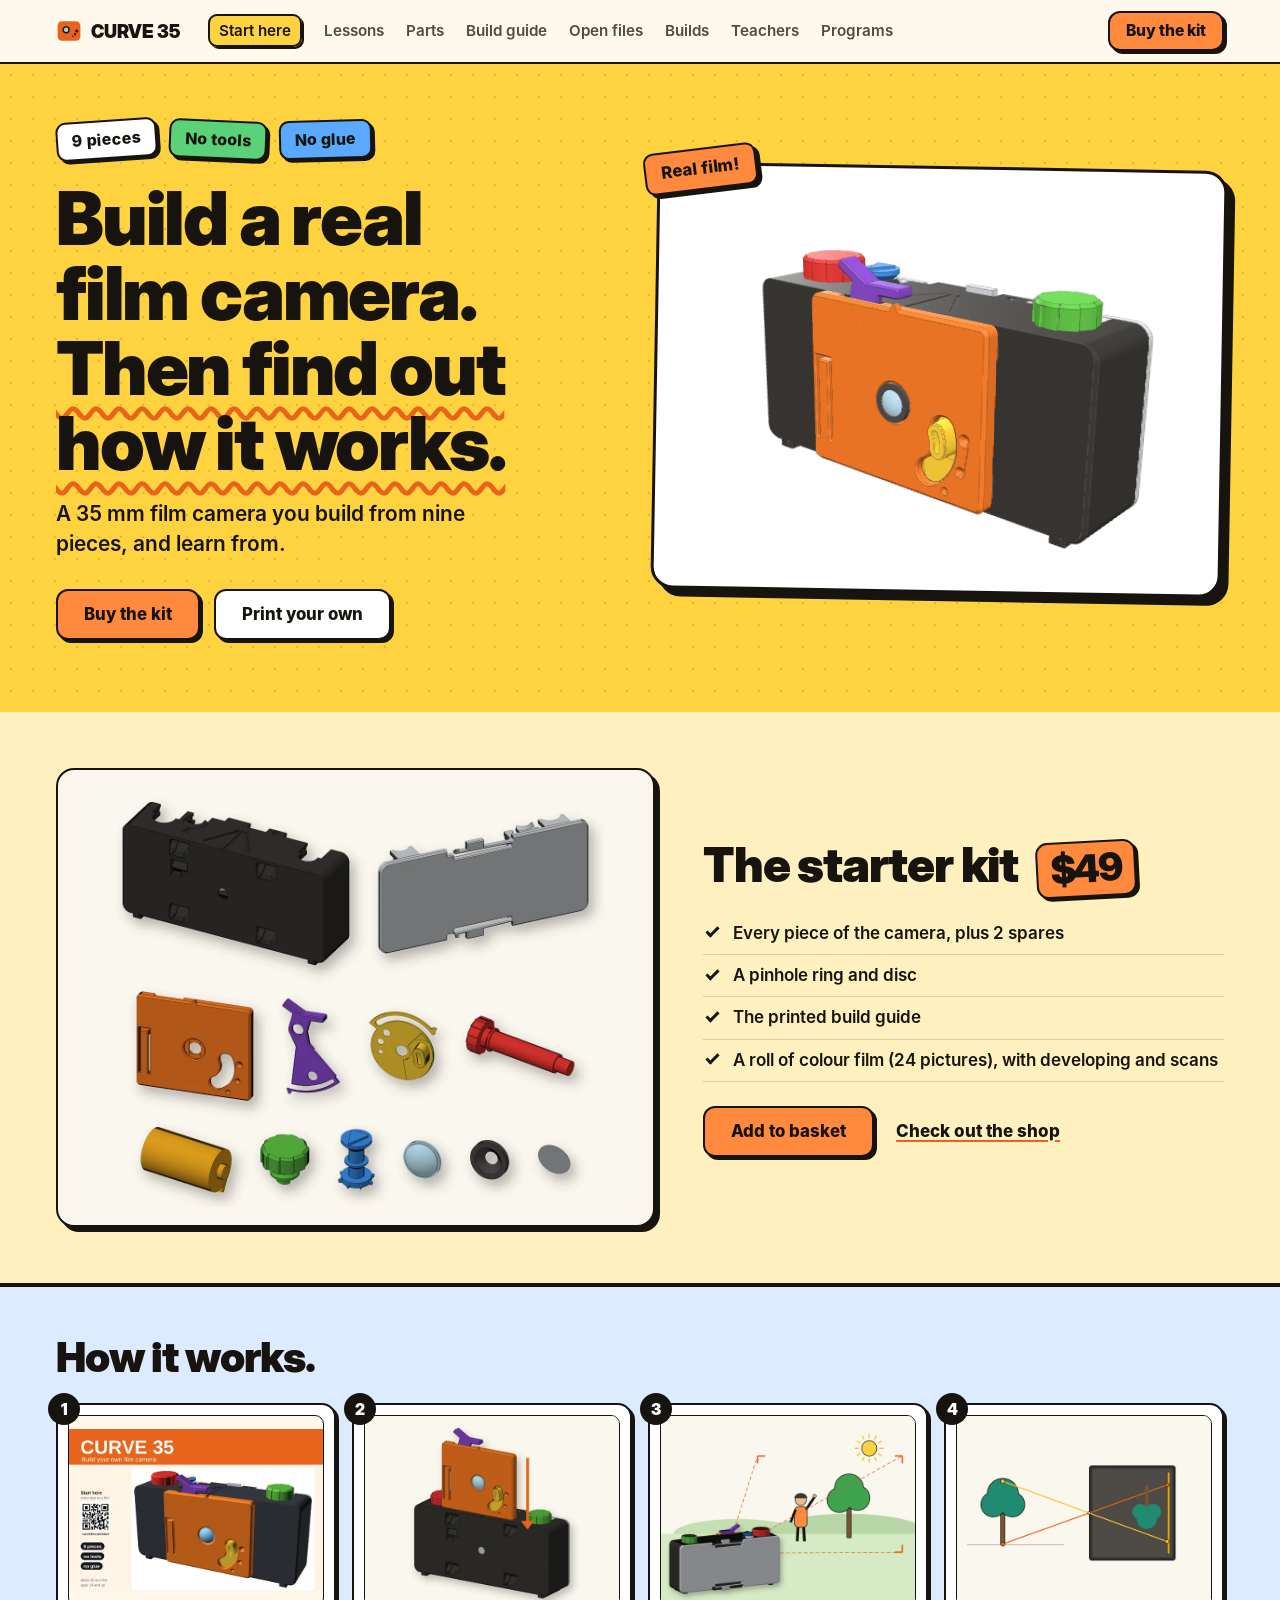
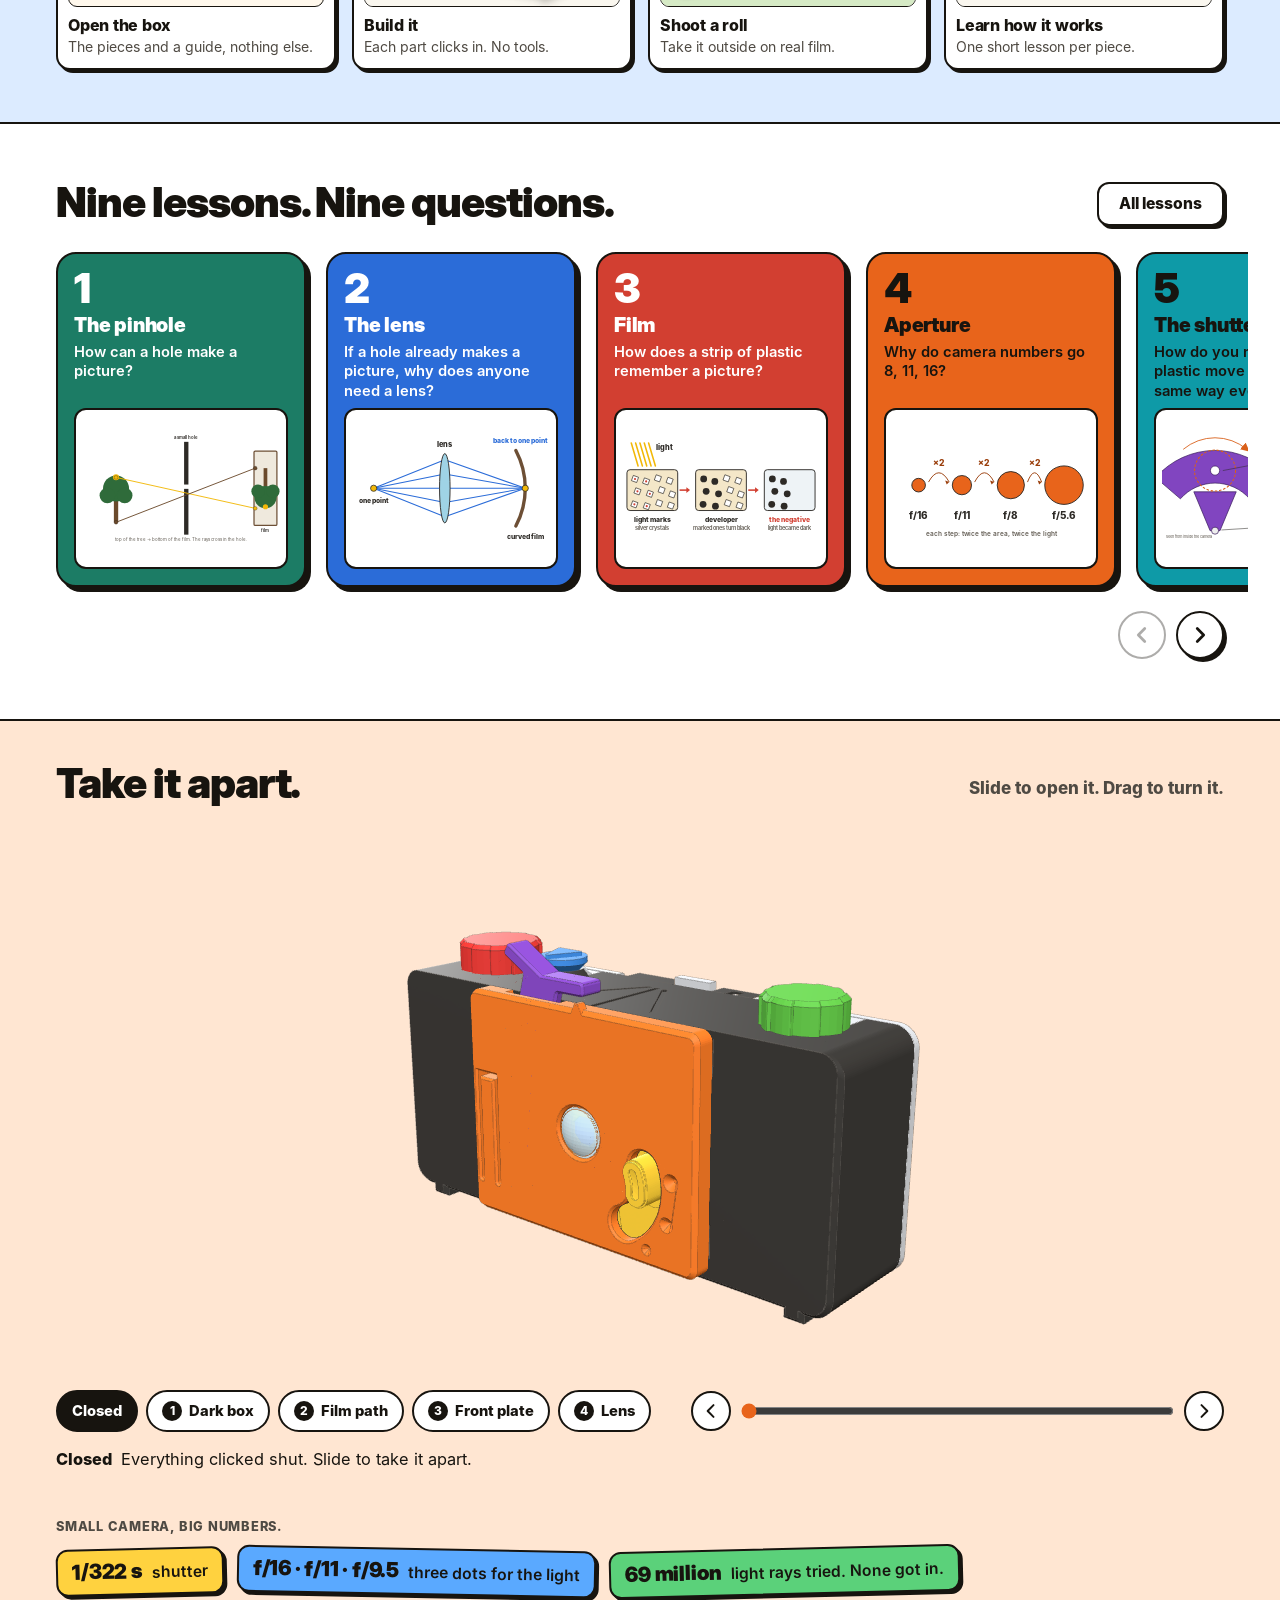
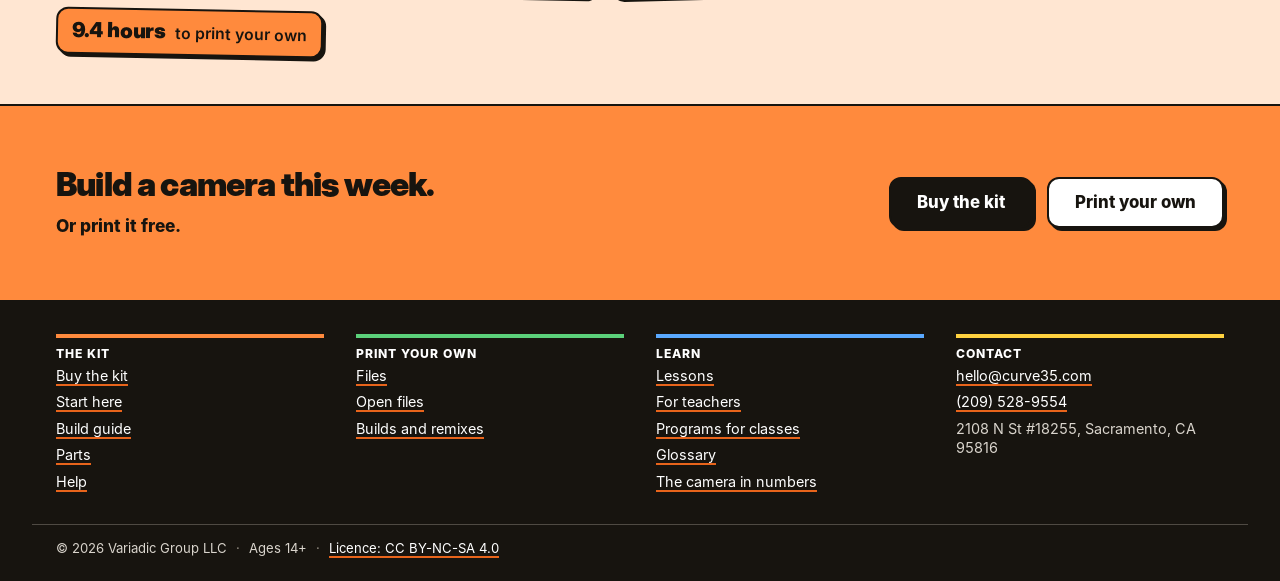
<file: public/index.html>
<!DOCTYPE html>
<html lang="en">
<head>
<meta charset="utf-8">
<meta name="viewport" content="width=device-width, initial-scale=1">
<title>CURVE 35: build a real film camera, then find out how it works</title>
<meta name="description" content="Build a real 35 mm film camera: 9 pieces, no tools, no glue. For ages 14 and up. Nine free lessons on how it works. Open files.">
<meta name="theme-color" content="#E8641B">
<link rel="canonical" href="https://curve35.com/">
<meta property="og:type" content="website">
<meta property="og:site_name" content="CURVE 35">
<meta property="og:url" content="https://curve35.com/">
<meta property="og:title" content="CURVE 35: build a real film camera, then find out how it works">
<meta property="og:description" content="Build a real 35 mm film camera: 9 pieces, no tools, no glue. For ages 14 and up. Nine free lessons on how it works. Open files.">
<meta property="og:image" content="https://curve35.com/brand/og.png">
<meta property="og:image:width" content="1200">
<meta property="og:image:height" content="630">
<meta property="og:image:alt" content="The CURVE 35 film camera, drawn from its model: a black body, an orange front plate, a red and a green winder.">
<meta name="twitter:card" content="summary_large_image">
<link rel="icon" href="favicon.svg" type="image/svg+xml">
<link rel="apple-touch-icon" href="brand/apple-touch-icon.png">
<link rel="stylesheet" href="css/site.css">
<link rel="stylesheet" href="css/lesson.css">
</head>
<body>
<a class="skip" href="#view">Skip to the page</a>

<header class="top">
  <div class="top-in">
    <a class="brand" href="#home" aria-label="CURVE 35, home"><svg class="mark" viewBox="0 0 64 64" aria-hidden="true"><rect x="4" y="8" width="56" height="48" rx="11" class="m-acc"/><circle cx="25" cy="29" r="9"/><circle cx="25" cy="29" r="5.5" class="m-lens"/><circle cx="41" cy="45" r="1.8"/><circle cx="47" cy="40" r="2.8"/><circle cx="51" cy="32" r="3.9"/></svg><span>CURVE 35</span></a>
    <nav aria-label="Main" class="mainnav">
      <ul class="nav">
        <li><a href="#start" data-nav="start" class="nav-start">Start here</a></li>
        <li><a href="#lessons" data-nav="lessons">Lessons</a></li>
        <li class="more-inline"><a href="#parts" data-nav="parts">Parts</a></li>
        <li class="more-inline"><a href="#build" data-nav="build">Build guide</a></li>
        <li class="more-inline"><a href="#open-files" data-nav="opensource">Open files</a></li>
        <li class="more-inline wide-only"><a href="#builds" data-nav="builds">Builds</a></li>
        <li class="more-inline wide-only"><a href="#teachers" data-nav="teachers">Teachers</a></li>
        <li class="more-inline wide-only"><a href="#programs" data-nav="programs">Programs</a></li>
      </ul>
    </nav>
    <div class="top-act">
      <a class="btn main top-cta" id="top-buy" href="#store" data-nav="store">Buy the kit</a>
      <button type="button" class="btn main top-cta top-basket" id="basket-open" hidden aria-label="Basket">Basket <span class="badge" id="basket-count">0</span></button>
      <button type="button" class="menu-btn" id="menu-btn" aria-expanded="false" aria-controls="nav-more" aria-label="More pages"><svg viewBox="0 0 24 24" aria-hidden="true"><path d="M4 7h16M4 12h16M4 17h16"/></svg></button>
    </div>
  </div>
  <ul class="nav-more" id="nav-more" aria-label="More pages">
    <li class="phone-only"><a href="#start" data-nav="start">Start here</a></li>
    <li class="narrow-only"><a href="#lessons" data-nav="lessons">Lessons</a></li>
    <li><a href="#parts" data-nav="parts">Parts</a></li>
    <li><a href="#build" data-nav="build">Build guide</a></li>
    <li><a href="#build-film" data-nav="build-film">Watch the build</a></li>
    <li><a href="#open-files" data-nav="opensource">Open files</a></li>
    <li><a href="#files" data-nav="files">Files</a></li>
    <li><a href="#builds" data-nav="builds">Builds</a></li>
    <li><a href="#teachers" data-nav="teachers">For teachers</a></li>
    <li><a href="#programs" data-nav="programs">Programs</a></li>
    <li><a href="#help" data-nav="help">Help</a></li>
  </ul>
</header>

<main id="view" tabindex="-1">
  <noscript>
    <div class="page">
      <h1>Build a real film camera. Then find out how it works.</h1>
      <p>9 pieces, no tools, no glue. Nine lessons explain how a camera works.</p>
      <p>Turn on scripts to see this site.</p>
    </div>
  </noscript>
</main>

<dialog class="slideover" id="basket" aria-labelledby="basket-h">
  <div class="so-head"><h2 id="basket-h">Your basket</h2><button type="button" class="so-x" id="basket-x" aria-label="Close the basket"><svg viewBox="0 0 24 24" aria-hidden="true"><path d="M6 6l12 12M18 6L6 18"/></svg></button></div>
  <div id="basket-body"></div>
</dialog>

<div id="say" class="sr-only" aria-live="polite"></div>

<footer class="foot">
  <div class="foot-in">
    <nav class="foot-col fc-o" aria-label="The kit"><p class="foot-h">The kit</p><ul>
      <li><a href="#store">Buy the kit</a></li><li><a href="#start">Start here</a></li><li><a href="#build">Build guide</a></li><li><a href="#parts">Parts</a></li><li><a href="#help">Help</a></li></ul></nav>
    <nav class="foot-col fc-g" aria-label="Print your own"><p class="foot-h">Print your own</p><ul>
      <li><a href="#files">Files</a></li><li><a href="#open-files">Open files</a></li><li><a href="#builds">Builds and remixes</a></li></ul></nav>
    <nav class="foot-col fc-b" aria-label="Learn"><p class="foot-h">Learn</p><ul>
      <li><a href="#lessons">Lessons</a></li><li><a href="#teachers">For teachers</a></li><li><a href="#programs">Programs for classes</a></li><li><a href="#glossary">Glossary</a></li><li><a href="#facts">The camera in numbers</a></li></ul></nav>
    <div class="foot-col fc-y"><p class="foot-h">Contact</p><ul>
      <li><a href="mailto:hello@curve35.com">hello@curve35.com</a></li><li><a href="tel:+12095289554">(209) 528-9554</a></li><li>2108 N St #18255, Sacramento, CA 95816</li></ul></div>
  </div>
  <p class="foot-l"><span>&copy; 2026 Variadic Group LLC</span><span>Ages 14+</span><span><a href="#licence">Licence: CC BY-NC-SA 4.0</a></span></p>
</footer>

<script src="js/data.js"></script>
<script src="js/three.min.js"></script>
<script src="js/figures.js"></script>
<script src="js/camera3d.js"></script>
<script src="js/lesson.js"></script>
<script src="js/sims/common.js"></script>
<script src="js/sims/l01.js"></script>
<script src="js/sims/l02.js"></script>
<script src="js/sims/l03.js"></script>
<script src="js/sims/l04.js"></script>
<script src="js/sims/l05.js"></script>
<script src="js/sims/l06.js"></script>
<script src="js/sims/l07.js"></script>
<script src="js/sims/l08.js"></script>
<script src="js/sims/l09.js"></script>
<script src="js/sims/m01.js"></script>
<script src="js/sims/m02.js"></script>
<script src="js/sims/m03.js"></script>
<script src="js/sims/m04.js"></script>
<script src="js/community.js"></script>
<script src="js/app.js"></script>
</body>
</html>
</file>
<file: public/css/site.css>
/* CURVE 35.  Bright and friendly, for ages 14 and up (teens, makers, students, adults): a yellow hero, ink outlines and hard shadows, one colour per lesson.
   A clear, step-by-step assembly kit; never a toy brand's bricks, studs or look.  Few stickers, sitting still; only buttons and lesson tiles lift on hover.
   Inter for the shell (InterD 900 for the big words); Schola for reading in lessons.
   Contrast: ink on every fill here (sun, tangerine, sky, mint, the tints) is over 7:1; white text only on ink. Lesson colours: the script picks ink or white,
   and darkens a colour that neither reaches 4.5:1 on. */

@font-face { font-family: "Schola"; src: url("../fonts/schola-400.woff") format("woff"); font-weight: 400; font-style: normal; font-display: swap; }
@font-face { font-family: "Schola"; src: url("../fonts/schola-400i.woff") format("woff"); font-weight: 400; font-style: italic; font-display: swap; }
@font-face { font-family: "Schola"; src: url("../fonts/schola-700.woff") format("woff"); font-weight: 700; font-style: normal; font-display: swap; }
@font-face { font-family: "Inter"; src: url("../fonts/inter-400.woff") format("woff"); font-weight: 400; font-display: swap; }
@font-face { font-family: "Inter"; src: url("../fonts/inter-600.woff") format("woff"); font-weight: 600; font-display: swap; }
@font-face { font-family: "Inter"; src: url("../fonts/inter-800.woff") format("woff"); font-weight: 800; font-display: swap; }
@font-face { font-family: "InterD"; src: url("../fonts/interd-900.woff") format("woff"); font-weight: 900; font-display: swap; }

:root {
  --sun: #FFD23F;  --sun-soft: #FFF0BF;
  --tang: #FF8A3D; --tang-soft: #FFE6D2;
  --sky: #5AA9FF;  --sky-soft: #DCEBFF;
  --mint: #5BD17A; --mint-soft: #DDF4E2;
  --orange: #E8641B;      /* the camera's front plate */
  --orange-ink: #A8450C;  /* orange for small text */
  --cream: #FFF8EC;
  --paper: #FFFFFF;
  --paper-2: #F5F0E6;
  --paper-3: #FFE6D2;     /* the 3D stage */
  --ink: #17140F;
  --ink-2: #4F4A43;       /* 8:1 on cream */
  --rule: #E3DACB;
  --line: 2.5px solid var(--ink);
  --sh: 5px 5px 0 var(--ink);
  --plate: #E8641B; --plate-ink: #A8450C;
  --read: 38rem;
  --wrap: 76rem;
  --serif: "Schola", "Century Schoolbook", "TeX Gyre Schola", Georgia, serif;
  --sans: "Inter", system-ui, -apple-system, "Segoe UI", sans-serif;
  --display: "InterD", "Inter", system-ui, sans-serif;
}

*, *::before, *::after { box-sizing: border-box; }
html { -webkit-text-size-adjust: 100%; text-size-adjust: 100%; }
body { margin: 0; background: var(--cream); color: var(--ink); font: 400 1.0625rem/1.6 var(--sans); overflow-x: clip; }
img, video { display: block; max-width: 100%; height: auto; }
h1, h2, h3, h4 { font-family: var(--sans); font-weight: 800; line-height: 1.1; margin: 0; letter-spacing: -0.015em; text-wrap: balance; }
h1, h2 { font-family: var(--display); font-weight: 900; }
h1 { font-size: clamp(2.3rem, 1.4rem + 3.2vw, 3.8rem); margin-bottom: 16px; letter-spacing: -0.03em; }
h2 { font-size: clamp(1.7rem, 1.2rem + 1.8vw, 2.6rem); margin: 0 0 14px; letter-spacing: -0.025em; }
h3 { font-size: 1.15rem; margin: 0 0 6px; }
h4 { font-size: 1rem; margin: 18px 0 6px; }
p { margin: 0 0 1em; }
ul, ol { padding-left: 1.3em; margin: 0 0 1em; }
li { margin: 0.25em 0; }
a { color: inherit; text-decoration-line: underline; text-decoration-color: var(--orange); text-decoration-thickness: 2px; text-underline-offset: 0.2em; }
a:hover { text-decoration-color: var(--ink); }
:focus-visible { outline: 3px solid var(--ink); outline-offset: 3px; border-radius: 4px; box-shadow: 0 0 0 6px #fff; }
[tabindex="-1"]:focus { outline: none; box-shadow: none; }
[hidden] { display: none !important; }
strong, b { font-weight: 700; }
figure { margin: 32px 0; }
figcaption { font-size: 0.88rem; color: var(--ink-2); margin-top: 8px; }
img.r { mix-blend-mode: multiply; }
.sr-only { position: absolute; width: 1px; height: 1px; padding: 0; margin: -1px; overflow: hidden; clip: rect(0 0 0 0); white-space: nowrap; border: 0; }
.skip { position: absolute; left: 12px; top: -60px; background: #fff; padding: 8px 12px; font-weight: 600; z-index: 50; border: var(--line); }
.skip:focus { top: 12px; }
.quiet { color: var(--ink-2); }
.small { font-size: 0.9rem; }
.tnum { font-variant-numeric: tabular-nums; }
.note { font-size: 0.92rem; color: var(--ink-2); }
.nb { font-size: 0.88rem; color: var(--ink-2); margin: 0; }
.lead { font-size: clamp(1.1rem, 1rem + 0.4vw, 1.3rem); line-height: 1.45; max-width: 40rem; color: var(--ink); }
.kicker { font-size: 0.9rem; color: var(--ink-2); margin: 0 0 12px; }
.fine { font-size: 0.85rem; color: var(--ink-2); margin: 18px 0 0; }

/* ---- the marks: a kicker line, a plain tag, stickers */
.kick { font: 800 0.8rem/1 var(--sans); letter-spacing: 0.09em; text-transform: uppercase; color: var(--orange-ink); margin: 0 0 12px; }
.tag { display: inline-block; font: 800 0.75rem/1 var(--sans); letter-spacing: 0.06em; text-transform: uppercase; color: #fff; background: var(--ink); border-radius: 8px; padding: 6px 10px; margin: 0 0 14px; }
.stks { list-style: none; padding: 0; margin: 0 0 22px; display: flex; flex-wrap: wrap; gap: 10px; }
.stks li { margin: 0; }
.stk { display: inline-block; font: 800 0.92rem/1 var(--sans); color: var(--ink); background: #fff; border: var(--line); border-radius: 10px; padding: 8px 12px 9px; box-shadow: 3px 3px 0 var(--ink); transform: rotate(-2deg); white-space: nowrap; }
.stks .stk:nth-child(2) { transform: rotate(1.5deg); }
.stks .stk:nth-child(3) { transform: rotate(-1deg); }
.stk-w { background: #fff; } .stk-g { background: var(--mint); } .stk-b { background: var(--sky); } .stk-o { background: var(--tang); } .stk-y { background: var(--sun); }

/* ---- buttons: chunky, ink outline, hard shadow; they lift a little on hover (one of the site's two hover lifts) */
.btn { white-space: nowrap; font: 800 0.98rem/1 var(--sans); color: var(--ink); background: #fff; border: var(--line); border-radius: 12px; padding: 12px 20px; cursor: pointer; text-decoration: none;
  display: inline-flex; align-items: center; justify-content: center; gap: 8px; box-shadow: 3px 3px 0 var(--ink); transition: transform 0.12s ease, box-shadow 0.12s ease; }
.btn:hover { transform: translate(-2px, -2px); box-shadow: 5px 5px 0 var(--ink); }
.btn:active { transform: translate(2px, 2px); box-shadow: 1px 1px 0 var(--ink); }
.btn.main { background: var(--tang); }
.btn.ink { background: var(--ink); color: #fff; }
.btn.big { padding: 15px 26px; font-size: 1.05rem; }
.btn.small { padding: 8px 14px; font-size: 0.88rem; box-shadow: 2px 2px 0 var(--ink); }
.btn[disabled] { opacity: 0.6; cursor: progress; }
.quiet-btn { border-color: transparent; background: transparent; box-shadow: none; text-decoration: underline; text-decoration-color: var(--orange); text-underline-offset: 0.2em; padding-left: 8px; padding-right: 8px; }
.quiet-btn:hover { transform: none; box-shadow: none; text-decoration-color: var(--ink); }
.wide-btn { width: 100%; }
.ctas { display: flex; flex-wrap: wrap; gap: 14px; margin: 28px 0 0; }
.linkbtn { background: none; border: 0; padding: 0; font: inherit; font-size: 0.85rem; color: var(--ink-2); text-decoration: underline; cursor: pointer; }

/* ---- top bar */
.top { background: var(--cream); border-bottom: var(--line); position: relative; z-index: 20; }
.top-in { max-width: var(--wrap); margin: 0 auto; padding: 11px 24px; display: flex; align-items: center; gap: 28px; }
.brand { display: inline-flex; align-items: center; gap: 9px; font: 900 1.15rem/1 var(--display); letter-spacing: -0.01em; text-decoration: none; white-space: nowrap; }
.mark { width: 26px; height: 26px; fill: var(--ink); }
.mark .m-acc { fill: var(--orange); } .mark .m-lens { fill: #9FD3EE; }
.mainnav { margin-right: auto; }
.nav { display: flex; align-items: center; gap: 22px; list-style: none; margin: 0; padding: 0; font-size: 0.95rem; font-weight: 600; }
.nav li { margin: 0; }
.nav a { text-decoration: none; color: var(--ink-2); padding: 8px 0; border-bottom: 3px solid transparent; }
.nav a:hover { color: var(--ink); }
.nav a[aria-current="page"] { color: var(--ink); border-bottom-color: var(--tang); }
.top-act { display: flex; align-items: center; gap: 10px; }
.top-cta { padding: 10px 16px; }
.menu-btn, .so-x { background: #fff; border: var(--line); border-radius: 10px; height: 40px; min-width: 40px; display: inline-flex; align-items: center; justify-content: center; gap: 4px; padding: 0 10px; cursor: pointer; color: var(--ink); }
.menu-btn svg, .so-x svg { width: 20px; height: 20px; fill: none; stroke: currentColor; stroke-width: 1.8; stroke-linecap: round; stroke-linejoin: round; }
.badge { display: inline-block; min-width: 1.4em; padding: 2px 5px; border-radius: 999px; background: var(--ink); color: #fff; font: 600 0.75rem/1.2 var(--sans); text-align: center; }
.menu-btn { display: none; }
.nav-more { display: none; list-style: none; margin: 0; padding: 4px 24px 12px; border-top: 1px solid var(--rule); background: var(--cream); }
.nav-more.open { display: block; }
.narrow-only { display: none; }
.nav-more li { margin: 0; }
.nav-more a { display: block; padding: 12px 0; text-decoration: none; border-bottom: 1px solid var(--rule); font-weight: 600; }
.nav-more a[aria-current="page"] { color: var(--orange-ink); }

/* ---- page frames */
main { display: block; padding: 48px 24px 96px; }
main.is-wide { padding: 0 0 96px; }
.page { max-width: var(--read); margin: 0 auto; }
.is-wide > .page { max-width: calc(var(--read) + 48px); padding: 40px 24px 0; }
.wrap { max-width: var(--wrap); margin: 0 auto; padding: 0 24px; }
.pagehead { padding: 52px 0 32px; max-width: 48rem; }
.pagehead h1 { margin-bottom: 12px; }
.pagehead .stks { margin: 12px 0 0; }
.two-up { display: grid; grid-template-columns: 1fr 1fr; gap: 48px; }
.after-line { margin: 40px 0 0; padding-top: 18px; border-top: 1px solid var(--rule); color: var(--ink-2); }
.after-line a { color: var(--ink); }
.progress-line { font-size: 0.92rem; color: var(--ink-2); }
.sec-head { margin-bottom: 30px; }
.sec-head h2 { margin-bottom: 10px; }
.frame { background: #fff; border: 3px solid var(--ink); border-radius: 22px; box-shadow: 8px 8px 0 var(--ink); padding: 18px; }

/* ================================================================ HOME */
.home section { scroll-margin-top: 16px; }
/* hero: yellow, a faint dot grid, the camera in an ink frame */
.hero { background-color: var(--sun); background-image: radial-gradient(rgba(23, 20, 15, 0.13) 1.1px, transparent 1.6px); background-size: 22px 22px; padding: 56px 0 72px; }
.hero-in { display: grid; grid-template-columns: minmax(0, 1fr) minmax(0, 1.05fr); gap: 56px; align-items: center; }
.hero h1 { font-size: clamp(2.5rem, 1.4rem + 4vw, 4.6rem); line-height: 1.02; margin-bottom: 18px; }
.hl { background: linear-gradient(transparent 64%, var(--tang) 64%, var(--tang) 90%, transparent 90%); -webkit-box-decoration-break: clone; box-decoration-break: clone; }
.hero .lead { font-weight: 600; max-width: 30rem; }
.hero-pic { position: relative; }
.hero-pic .frame { padding: 22px 26px; }
.hero-stk { position: absolute; top: -16px; left: 22px; }
.hero-stk .stk { transform: rotate(-4deg); }

/* problem: ink, one line, the sealed box against the open camera */
.problem { background: var(--ink); color: #fff; padding: 88px 0; }
.problem-in { display: grid; grid-template-columns: minmax(0, 1fr) minmax(0, 1fr); gap: 48px; align-items: center; }
.problem h2 { font-size: clamp(2rem, 1.2rem + 2.8vw, 3.3rem); color: #fff; max-width: 16ch; }
.problem .lead { color: #E9E2D6; }
.vs { display: flex; align-items: center; justify-content: center; gap: 18px; }
.vs-card { flex: 1 1 0; min-width: 0; max-width: 15rem; background: #fff; color: var(--ink); border-radius: 16px; box-shadow: 6px 6px 0 var(--sun); padding: 14px 14px 16px; display: flex; flex-direction: column; gap: 2px; }
.vs-card img, .vs-q { aspect-ratio: 4 / 3; width: 100%; object-fit: contain; margin-bottom: 10px; }
.vs-q { display: flex; align-items: center; justify-content: center; background: #2A2622; border-radius: 10px; color: #8C847A; font: 900 3.4rem/1 var(--display); }
.vs-card strong { font-weight: 800; }
.vs-card span:last-child { font-size: 0.9rem; color: var(--ink-2); }
.vs-x { font: 900 1.3rem var(--display); color: var(--sun); }

/* guide: four real numbers, one colour each */
.guide { padding: 88px 0 80px; }
.bn-y { background: var(--sun); } .bn-b { background: var(--sky); } .bn-g { background: var(--mint); } .bn-o { background: var(--tang); }

/* 1-2-3 */
.plan { background: var(--sky-soft); border-top: var(--line); border-bottom: var(--line); padding: 80px 0 88px; }
.steps3 { list-style: none; padding: 0; margin: 34px 0 0; display: grid; grid-template-columns: repeat(3, minmax(0, 1fr)); gap: 30px; }
.steps3 li { position: relative; margin: 0; border: var(--line); border-radius: 18px; box-shadow: var(--sh); padding: 26px 22px 22px; }
.s-y { background: var(--sun-soft); } .s-w { background: #fff; } .s-p { background: var(--tang-soft); }
.s-n { position: absolute; top: -18px; left: -12px; width: 44px; height: 44px; border-radius: 50%; background: var(--ink); color: #fff; display: flex; align-items: center; justify-content: center; font: 900 1.3rem/1 var(--display); }
.steps3 img { margin: 0 0 16px; border-radius: 12px; }
.steps3 img.r { mix-blend-mode: normal; }
.steps3 h3 { font-size: 1.2rem; }
.steps3 h3 a { text-decoration: none; }
.steps3 h3 a::after { content: ""; position: absolute; inset: 0; border-radius: 18px; }
.steps3 li:hover h3 a { text-decoration: underline; text-decoration-color: var(--orange); }
.steps3 p { color: var(--ink-2); margin: 0; font-size: 0.98rem; }


/* lessons: one colour each; the tiles lift on hover (the site's other hover lift) */
.learn { padding: 88px 0 80px; }
.tiles { list-style: none; padding: 0; margin: 0; display: grid; grid-template-columns: repeat(3, minmax(0, 1fr)); gap: 20px; }
.tiles li { margin: 0; }
.tile { display: flex; flex-direction: column; align-items: flex-start; gap: 6px; height: 100%; padding: 18px; background: var(--t); color: var(--ink); border: var(--line); border-radius: 16px; box-shadow: 4px 4px 0 var(--ink);
  text-decoration: none; transition: transform 0.12s ease, box-shadow 0.12s ease; }
.tile:hover { transform: translate(-3px, -3px); box-shadow: 7px 7px 0 var(--ink); }
.tile:hover .tl-t { text-decoration: underline; text-decoration-color: var(--ink); text-underline-offset: 0.18em; }
.tl-n { display: inline-flex; align-items: center; justify-content: center; flex: none; min-width: 46px; height: 46px; padding: 0 8px; border-radius: 12px; background: var(--c); color: var(--on); border: var(--line); font: 900 1.45rem/1 var(--display); margin-bottom: 6px; }
.tl-t { font-weight: 800; font-size: 1.12rem; line-height: 1.2; }
.tl-q { color: var(--ink-2); font-size: 0.95rem; line-height: 1.4; }
.tl-pic { display: block; width: 100%; margin: 8px 0 0; }
.tl-pic img { width: 100%; aspect-ratio: 4 / 3; object-fit: contain; }
/* a lesson's diagram as its card picture (inline SVG from its sims file) */
.tl-fig { display: flex; align-items: center; justify-content: center; width: 100%; aspect-ratio: 16 / 10; margin: 0 0 10px; padding: 8px; background: #fff; border: 2px solid var(--ink); border-radius: 11px; overflow: hidden; }
.tl-fig svg { display: block; width: 100%; height: 100%; max-height: 100%; }
.tl-fig svg text { font-family: var(--sans, system-ui, sans-serif); }
.mr-fig { display: flex; align-items: center; justify-content: center; width: 100%; aspect-ratio: 16 / 10; margin: 0 0 6px; padding: 6px; background: #fff; border: 2px solid var(--ink); border-radius: 10px; overflow: hidden; }
.mr-fig svg { display: block; width: 100%; height: 100%; }
.tl-m { margin-top: auto; padding-top: 8px; font-size: 0.84rem; font-weight: 600; color: var(--ink-2); }
.tiles.full .tile { padding: 22px; }
.tiles.full .tl-n { min-width: 56px; height: 56px; font-size: 1.8rem; }
.tiles.full .tl-t { font-size: 1.25rem; }
.learn .ctas { margin-top: 34px; }

/* the maker shelf: a tidy row of four */
.mrow { list-style: none; padding: 0; margin: 0; display: grid; grid-template-columns: repeat(4, minmax(0, 1fr)); gap: 16px; }
.mrow li { margin: 0; }
.mrow a { display: flex; flex-direction: column; align-items: flex-start; gap: 6px; height: 100%; padding: 14px 16px 16px; background: #fff; border: 2px solid var(--ink); border-radius: 14px; text-decoration: none; }
.mrow a:hover .mr-t { text-decoration: underline; text-decoration-color: var(--orange); text-underline-offset: 0.18em; }
.mr-n { display: inline-block; font: 900 1.2rem/1 var(--display); background: var(--c); color: var(--on); border: 2px solid var(--ink); border-radius: 9px; padding: 5px 8px; }
.mr-t { font-weight: 800; font-size: 1.05rem; line-height: 1.25; }
.mr-q { color: var(--ink-2); font-size: 0.92rem; line-height: 1.4; }

/* parts: light cards */
.partsec { padding: 8px 0 88px; }
.pts { list-style: none; padding: 0; margin: 0; display: grid; gap: 14px; }
.pts li { margin: 0; }
.pts.mini { grid-template-columns: repeat(9, minmax(0, 1fr)); }
.pt { display: block; height: 100%; background: #fff; border: 2px solid var(--ink); border-radius: 14px; overflow: hidden; text-decoration: none; color: var(--ink); }
.pt-pic { display: block; background: var(--t); border-bottom: 2px solid var(--ink); padding: 8px; }
.pt-pic img { width: 100%; aspect-ratio: 4 / 3; object-fit: contain; mix-blend-mode: multiply; }
.pt-name { display: flex; align-items: baseline; gap: 7px; padding: 9px 11px; font-weight: 800; font-size: 0.92rem; line-height: 1.2; margin: 0; }
.pt-num { font: 700 0.75rem/1 var(--sans); color: var(--ink-2); font-variant-numeric: tabular-nums; }
a.pt:hover .pt-name { text-decoration: underline; text-decoration-color: var(--orange); text-underline-offset: 0.18em; }
.pts.full { grid-template-columns: repeat(auto-fill, minmax(196px, 1fr)); gap: 22px; }
.pts.full .pt { padding-bottom: 14px; scroll-margin-top: 24px; }
.pts.full .pt-name { font-size: 1.08rem; padding: 12px 14px 4px; }
.pts.full .pt p { margin: 0 14px 6px; font-size: 0.93rem; color: var(--ink-2); line-height: 1.45; }
.pts.full .pt .pt-stats { font-size: 0.84rem; font-weight: 600; }
.pts.full .pt .pt-links { display: flex; flex-wrap: wrap; gap: 4px 14px; margin-top: 8px; }
.pt-links a { color: var(--ink); font-size: 0.86rem; font-weight: 600; }
.pt.here { outline: 4px solid var(--tang); outline-offset: 4px; }
.pts-h { font-size: 1.5rem; margin: 56px 0 18px; }

/* open files: mint, the eight parts in a frame */
.openfiles { background: var(--mint-soft); border-top: var(--line); padding: 80px 0 88px; }
.of-in { display: grid; grid-template-columns: minmax(0, 1fr) minmax(0, 1.1fr); gap: 56px; align-items: center; }
.of-frame { padding: 16px; }
.of-grid { list-style: none; padding: 0; margin: 0; display: grid; grid-template-columns: repeat(4, minmax(0, 1fr)); gap: 6px 10px; }
.of-grid li { margin: 0; }
.of-grid img { width: 100%; aspect-ratio: 4 / 3; object-fit: contain; }

/* the last call: a tangerine band, clear */
.final { background: var(--tang); color: var(--ink); border-top: var(--line); padding: 60px 0; }
.home .final, .route-store .final { margin-bottom: -96px; }
.final-in { display: grid; grid-template-columns: auto minmax(0, 1fr) auto; gap: 24px 56px; align-items: center; }
.final h2 { margin: 0; font-size: clamp(1.5rem, 1.1rem + 1.2vw, 2.2rem); }
.final-price { font: 900 clamp(3.4rem, 2.4rem + 3vw, 5rem)/1 var(--display); letter-spacing: -0.03em; margin: 6px 0 0; }
.final-list { list-style: none; padding: 0; margin: 0; font-weight: 700; }
.final-list li { padding: 8px 0 8px 28px; position: relative; border-bottom: 2px solid rgba(23, 20, 15, 0.22); margin: 0; }
.final-list li::before { content: ""; position: absolute; left: 2px; top: 0.9em; width: 13px; height: 7px; border-left: 3px solid var(--ink); border-bottom: 3px solid var(--ink); transform: rotate(-45deg); }
.final-act { display: flex; flex-direction: column; gap: 14px; }

/* ================================================================ LESSONS page */
.makers-link { margin-top: 64px; padding-top: 26px; border-top: var(--line); }
.ml-head { display: flex; flex-wrap: wrap; align-items: baseline; gap: 4px 20px; margin-bottom: 18px; }
.ml-head h2 { font-size: 1.6rem; margin: 0; }
.ml-head p { margin: 0; color: var(--ink-2); }
.ml-head a { color: var(--ink); font-weight: 600; }
.teach-line { margin: 44px 0 0; padding-top: 16px; border-top: 1px solid var(--rule); color: var(--ink-2); }
.teach-line strong { color: var(--ink); }
.teach-line a { color: var(--ink); font-weight: 600; margin-left: 6px; }

/* ---- the bar that stays at the top (lessons, build guide) */
.chapbar { position: sticky; top: 0; z-index: 15; background: rgba(255, 255, 255, 0.97); border-bottom: 1px solid var(--rule); backdrop-filter: blur(6px); }
.chapbar-in { max-width: var(--wrap); margin: 0 auto; padding: 8px 24px; font-size: 0.9rem; }
.cb-row { display: flex; align-items: center; gap: 16px; }
.cb-now { font-weight: 800; white-space: nowrap; color: var(--ink); text-decoration: none; }
a.cb-now:hover { text-decoration: underline; text-decoration-color: var(--orange); }
.cb-strip, .cb-secs { list-style: none; margin: 0; padding: 0; display: flex; gap: 2px; overflow-x: auto; scrollbar-width: none; position: relative; }
.cb-strip::-webkit-scrollbar, .cb-secs::-webkit-scrollbar { display: none; }
.cb-strip li, .cb-secs li { margin: 0; flex: none; }
.cb-strip a { display: inline-flex; align-items: center; justify-content: center; min-width: 34px; height: 32px; padding: 0 8px; border-radius: 999px; text-decoration: none; color: var(--ink-2); font-weight: 600; }
.cb-strip a:hover { background: var(--paper-2); color: var(--ink); }
.cb-strip a[aria-current] { background: var(--ink); color: #fff; }
.cb-secs { padding: 4px 0 0; }
.cb-secs a { display: inline-block; padding: 6px 10px 8px; text-decoration: none; color: var(--ink-2); border-bottom: 2px solid transparent; white-space: nowrap; }
.cb-secs a:hover { color: var(--ink); }
.cb-secs a[aria-current] { color: var(--ink); border-bottom-color: var(--orange); }
.cb-lab { padding: 6px 10px 8px 0; color: var(--ink-2); font-size: 0.78rem; letter-spacing: 0.04em; }
.tabs-sec a { font-size: 0.8rem; letter-spacing: 0.04em; }

/* ---- a lesson: the renderer draws the middle; the shell draws the foot */
.lesson-foot { max-width: var(--wrap); margin: 56px auto 0; padding: 0 24px; }
.kitline { border-top: 2px solid var(--ink); padding-top: 16px; }
.kitline > p { font-weight: 800; margin: 0 0 12px; }
.kitline .prow { grid-template-columns: repeat(auto-fill, minmax(96px, 120px)); }
.pager { display: flex; justify-content: space-between; gap: 24px; margin-top: 32px; padding-top: 18px; border-top: 1px solid var(--rule); }
.pager a { text-decoration: none; max-width: 48%; }
.pager a span { display: block; color: var(--ink-2); font-size: 0.85rem; }
.pager a strong { font-weight: 800; font-size: 1.1rem; }
.pager a:hover strong { text-decoration: underline; text-decoration-color: var(--orange); }
.pager .next { text-align: right; margin-left: auto; }
/* the plain lesson (when the renderer is not there) */
.lhead { background: var(--cream); padding: 40px 0 32px; }
.lhead h1 { max-width: 22ch; }
.lesson { padding-top: 32px; font-family: var(--serif); font-size: 1.12rem; }
.lesson h2 { font-size: 1.5rem; margin-top: 40px; }
.film video { background: #1d2228; aspect-ratio: 16 / 9; width: 100%; }

/* ================================================================ START */
.path { list-style: none; padding: 0; margin: 0; }
.path-step { display: grid; grid-template-columns: 5rem minmax(0, 1.3fr) minmax(0, 0.8fr); gap: 28px; align-items: center; padding: 32px 0; border-top: 1px solid var(--rule); margin: 0; }
.path-step h2 { font-size: 1.6rem; margin-bottom: 8px; }
.path-step .big-n { align-self: start; }
.path-links { display: flex; flex-wrap: wrap; gap: 10px; }
.path-pic { background: #fff; }
.tick { display: inline-flex; align-items: center; gap: 8px; font-weight: 600; cursor: pointer; }
.tick input { width: 20px; height: 20px; accent-color: var(--ink); }
.path-step.done .big-n { color: var(--ink-2); }

/* ================================================================ BUILD GUIDE */
.guide-page .pagehead { padding-top: 40px; }
.kitbar { color: var(--ink-2); margin: 18px 0 0; }
.kitbar a { color: var(--ink); }
.guidesec { scroll-margin-top: 110px; }
.guidesec > h2 { margin-top: 72px; display: flex; align-items: center; gap: 14px; }
.guidesec > h2 .tag { margin: 0; }
.guidesec > p { max-width: var(--read); color: var(--ink-2); }
.step { display: grid; grid-template-columns: minmax(0, 1fr) minmax(0, 1.15fr); gap: 40px; align-items: start; padding: 36px 0; border-top: 1px solid var(--rule); scroll-margin-top: 110px; }
.step .label { display: flex; align-items: baseline; gap: 12px; margin: 0 0 12px; }
.step .label .sn { font: 900 3.6rem/0.85 var(--display); color: var(--orange); letter-spacing: -0.03em; }
.step .label .sec { font-size: 0.75rem; letter-spacing: 0.06em; color: var(--ink-2); font-weight: 800; }
.step .do { font-size: 1.15rem; line-height: 1.55; }
.step .check { color: #1E6B3A; font-size: 0.98rem; display: flex; gap: 8px; }
.step .check .ck { font-weight: 800; }
.step .parts { list-style: none; padding: 0; display: flex; flex-wrap: wrap; gap: 6px 16px; font-size: 0.85rem; color: var(--ink-2); }
.step .parts li { margin: 0; }
.step .parts li, .step .parts a { display: flex; align-items: center; gap: 6px; }
.step .parts img { width: 40px; height: 30px; object-fit: contain; }
.step-learn { font-size: 0.9rem; color: var(--ink-2); }
.step-learn a { color: var(--ink); }
.step figure { margin: 0; background: #fff; }
.step video { mix-blend-mode: multiply; width: 100%; }
.step.here .label .sec::after { content: " (you are here)"; font-weight: 400; letter-spacing: 0; }
table { border-collapse: collapse; width: 100%; font-size: 0.92rem; line-height: 1.45; }
th, td { text-align: left; vertical-align: top; padding: 10px 12px 10px 0; border-bottom: 1px solid var(--rule); }
thead th { font-weight: 800; border-bottom: 2px solid var(--ink); }
.tablewrap { overflow-x: auto; margin: 0 0 1em; }
.dots { display: inline-flex; align-items: center; gap: 5px; vertical-align: middle; margin-right: 8px; }
.dots i { display: inline-block; border-radius: 50%; border: 1px solid var(--ink-2); }
.dots i.on { background: var(--ink); border-color: var(--ink); }
.whichdot { margin-top: 20px; }
.whichdot caption { text-align: left; font-weight: 800; padding-bottom: 6px; }
.chap { list-style: none; padding: 0; columns: 2; column-gap: 24px; font-size: 0.9rem; }
.chap li { margin: 0; break-inside: avoid; }
.chap button { background: none; border: 0; padding: 5px 0; cursor: pointer; color: var(--ink); font: inherit; text-align: left; display: flex; gap: 10px; }
.chap button:hover { text-decoration: underline; text-decoration-color: var(--orange); }
.chap button[aria-current="true"] { color: var(--orange-ink); font-weight: 600; }
.chap .tm { color: var(--ink-2); font-variant-numeric: tabular-nums; min-width: 2.6em; }
dl.facts { display: grid; grid-template-columns: minmax(7rem, 12rem) 1fr; margin: 0 0 1em; }
dl.facts dt, dl.facts dd { margin: 0; padding: 9px 0; border-bottom: 1px solid var(--rule); }
dl.facts dt { color: var(--ink-2); font-size: 0.9rem; padding-right: 16px; }
details { margin: 10px 0; }
summary { cursor: pointer; color: var(--ink-2); font-weight: 600; }
summary:hover { color: var(--ink); }

/* the basket, sliding over from the right */
.slideover { margin: 0 0 0 auto; height: 100vh; max-height: 100vh; width: min(26rem, 100vw); padding: 24px; border: 0; border-left: 1px solid var(--rule); background: #fff; color: var(--ink); box-shadow: -12px 0 40px rgba(23, 20, 15, 0.18); font-family: var(--sans); }
.slideover::backdrop { background: rgba(23, 20, 15, 0.35); }
.slideover[open] { animation: slidein 0.2s ease-out; }
@keyframes slidein { from { transform: translateX(40px); opacity: 0; } to { transform: none; opacity: 1; } }
.so-head { display: flex; align-items: center; justify-content: space-between; margin-bottom: 16px; }
.so-head h2 { margin: 0; font-size: 1.5rem; }
.bl { list-style: none; padding: 0; margin: 0 0 12px; }
.bl li { display: grid; grid-template-columns: 1fr auto; gap: 8px 16px; align-items: center; padding: 12px 0; border-bottom: 1px solid var(--rule); margin: 0; }
.bl .lsub { grid-column: 1 / -1; display: flex; justify-content: space-between; }
.qty { display: inline-flex; align-items: center; border: 2px solid var(--ink); border-radius: 999px; overflow: hidden; }
.qty button { background: none; border: 0; width: 34px; height: 34px; cursor: pointer; font-size: 1rem; color: var(--ink); }
.qty button:hover { background: var(--paper-2); }
.qty output { min-width: 1.8em; text-align: center; }
.tot { display: flex; justify-content: space-between; font-weight: 800; font-size: 1.1rem; margin: 16px 0 4px; }
.msg { margin-top: 12px; padding: 12px 14px; background: var(--paper-2); }
.msg:empty { display: none; }

/* ================================================================ CLASSES, HELP, BUILDS */
.classes-page .tag { margin-top: 8px; }
.search input { width: 100%; font: inherit; padding: 11px 16px; border: 2px solid var(--ink); border-radius: 999px; background: #fff; color: var(--ink); }
.trouble { list-style: none; padding: 0; }
.trouble li { padding: 14px 0; border-bottom: 1px solid var(--rule); margin: 0; }
.trouble .pr { font-weight: 800; margin-bottom: 4px; }
.trouble .lab { font-size: 0.82rem; font-weight: 800; color: var(--ink-2); margin-right: 6px; }
mark { background: #FFE0C7; color: inherit; }
.builds-grid { display: grid; grid-template-columns: minmax(0, 5fr) minmax(0, 7fr); gap: 48px; align-items: start; }
.share { background: var(--cream); padding: 24px; }
.share h2, .gallery h2 { font-size: 1.4rem; }
.share form { display: flex; flex-direction: column; gap: 6px; }
.share label { font-weight: 600; font-size: 0.92rem; margin-top: 8px; }
.share input[type=text], .share input:not([type]), .share input[type=url], .share textarea { font: inherit; padding: 10px 12px; border: 2px solid var(--ink); border-radius: 6px; background: #fff; color: var(--ink); width: 100%; }
.share .btn { align-self: flex-start; margin-top: 12px; }
.kind { border: 0; padding: 0; margin: 0; display: flex; gap: 18px; align-items: center; }
.kind legend { font-weight: 600; font-size: 0.92rem; float: left; margin-right: 6px; }
.kind label { margin: 0; display: inline-flex; gap: 6px; align-items: center; font-weight: 400; }
.posts { list-style: none; padding: 0; margin: 0; border-top: 2px solid var(--ink); }
.post, .post-empty { padding: 16px 0; border-bottom: 1px solid var(--rule); margin: 0; }
.post h3 { margin: 4px 0 6px; }
.post-top { margin: 0; display: flex; gap: 6px; }
.ptag { font-size: 0.75rem; font-weight: 800; letter-spacing: 0.05em; text-transform: uppercase; color: var(--orange-ink); }
.ptag.mine { color: var(--ink-2); }
.post-by { font-size: 0.85rem; color: var(--ink-2); margin: 0; }


/* the lesson strip: each number in its lesson's colour when it is the one open */
.cb-strip a[aria-current] { background: var(--c, var(--ink)); color: var(--on, #fff); box-shadow: inset 0 0 0 2px var(--ink); }
.cb-strip a:hover { background: var(--t, var(--paper-2)); }
.chapbar { background: rgba(255, 248, 236, 0.97); border-bottom: 2px solid var(--ink); }

/* a row of renders with names (the lesson foot, the build guide) */
.prow { list-style: none; padding: 0; margin: 0; display: grid; grid-template-columns: repeat(auto-fit, minmax(96px, 1fr)); gap: 8px 12px; }
.prow li { margin: 0; text-align: center; font-size: 0.85rem; font-weight: 600; color: var(--ink-2); }
.prow a { display: block; text-decoration: none; color: inherit; }
.prow a:hover span:last-child { color: var(--ink); text-decoration: underline; text-decoration-color: var(--orange); }
.prow-pic { display: block; background: #fff; border: 2px solid var(--ink); border-radius: 10px; padding: 6px; margin-bottom: 6px; }
.prow-pic img { width: 100%; aspect-ratio: 4 / 3; object-fit: contain; mix-blend-mode: multiply; }

/* ================================================================ FILES */
.dlstate { margin-top: 16px; }
.files { list-style: none; padding: 0; margin: 0; display: grid; grid-template-columns: repeat(2, minmax(0, 1fr)); gap: 0 48px; border-top: var(--line); }
.file { display: grid; grid-template-columns: 6.5rem minmax(0, 1fr) auto; gap: 18px; align-items: center; padding: 14px 0; border-bottom: 1px solid var(--rule); margin: 0; }
.file-pic { background: #fff; border: 2px solid var(--ink); border-radius: 10px; padding: 4px; }
.file-pic img { mix-blend-mode: multiply; }
.file h3 { margin: 0 0 4px; font-size: 1.05rem; }
.fmeta { display: flex; flex-wrap: wrap; gap: 2px 14px; font-size: 0.85rem; color: var(--ink-2); margin: 0; }
.srcicon { display: flex; align-items: center; justify-content: center; height: 4.8rem; background: #fff; border: 2px solid var(--ink); border-radius: 10px; font: 800 1.3rem var(--sans); color: var(--orange-ink); }
.makers { margin: 64px 0 56px; padding: 32px; background: var(--sun-soft); border: var(--line); border-radius: 20px; box-shadow: var(--sh); scroll-margin-top: 24px; }
.makers h2 { margin-bottom: 8px; }
.makers .lead { margin-bottom: 22px; }
.files-page .two-up h2 { font-size: 1.4rem; }
.files-page .two-up ul { padding-left: 1.1em; color: var(--ink-2); }
.files-h { margin: 40px 0 12px; font-size: 1.4rem; }
.files-more { grid-template-columns: repeat(2, minmax(0, 1fr)); }
.files-more .srcicon { height: 3.6rem; }
.dlink { white-space: nowrap; }
/* guides: the PDFs and the whole film (Files and Build pages) */
.guides { margin: 48px 0 32px; padding: 26px 28px 20px; background: #fff; border: var(--line); border-radius: 18px; box-shadow: var(--sh); }
.guides h2 { margin: 0 0 4px; }
.guides .lead { margin: 0 0 14px; }
.guide-list { list-style: none; padding: 0; margin: 0; display: grid; grid-template-columns: repeat(2, minmax(0, 1fr)); gap: 0 36px; }
.guide-list li { display: grid; grid-template-columns: 3rem minmax(0, 1fr) auto; gap: 14px; align-items: center; padding: 12px 0; border-bottom: 1px solid var(--rule); margin: 0; }
.gu-ic { display: flex; align-items: center; justify-content: center; height: 3rem; border: 2px solid var(--ink); border-radius: 9px; background: var(--sun-soft); font: 800 0.78rem/1 var(--sans); }
.gu-t { display: flex; flex-direction: column; gap: 2px; }
.gu-t span { font-size: 0.85rem; color: var(--ink-2); }
.gu-a { display: flex; gap: 8px; flex-wrap: wrap; justify-content: flex-end; }
.guides .dlstate:empty { display: none; }
.builds-soon { max-width: 40rem; padding: 24px 26px; background: var(--sun-soft); border: var(--line); border-radius: 18px; box-shadow: var(--sh); font-size: 1.1rem; }
.builds-soon p { margin: 0; }
.tests { margin-top: 32px; border-top: 1px solid var(--rule); padding-top: 14px; }

/* ================================================================ STORE: clean price cards */
.store .pagehead { padding-bottom: 44px; }
.pcards { list-style: none; padding: 0; margin: 0; display: grid; grid-template-columns: repeat(3, minmax(0, 1fr)); gap: 28px; align-items: stretch; }
.pcard { margin: 0; border: var(--line); border-radius: 18px; background: #fff; padding: 26px 24px 24px; display: flex; flex-direction: column; position: relative; scroll-margin-top: 24px; box-shadow: 4px 4px 0 var(--ink); }
.pcard.star { background: var(--sun-soft); box-shadow: 8px 8px 0 var(--ink); }
.pc-flag { position: absolute; top: -18px; right: 18px; margin: 0; }
.pc-flag .stk { transform: rotate(3deg); }
.pcard h2 { font-size: 1.5rem; margin: 0 0 2px; }
.pc-sub { color: var(--ink-2); margin: 0 0 14px; font-size: 0.95rem; }
.pc-price { font: 900 3rem/1 var(--display); letter-spacing: -0.03em; margin: 0 0 18px; }
.pc-price .per { font: 600 0.95rem var(--sans); letter-spacing: 0; color: var(--ink-2); }
.pc-list { list-style: none; padding: 0; margin: 0 0 22px; border-top: 2px solid var(--ink); }
.pc-list li { display: flex; align-items: center; gap: 12px; padding: 8px 0; border-bottom: 1px solid var(--rule); margin: 0; font-size: 0.95rem; line-height: 1.35; }
.pc-list.plain li { display: list-item; list-style: none; padding-left: 24px; position: relative; }
.pc-list.plain li::before { content: ""; position: absolute; left: 2px; top: 0.95em; width: 11px; height: 6px; border-left: 2.5px solid var(--ink); border-bottom: 2.5px solid var(--ink); transform: rotate(-45deg); }
.th { flex: none; width: 52px; height: 39px; display: flex; align-items: center; justify-content: center; }
.th img, .th svg { width: 100%; height: 100%; object-fit: contain; }
.pc-act { margin-top: auto; }
.pcard.solo { margin: 44px 0 0; max-width: 30rem; }
.extras { margin: 72px 0 0; scroll-margin-top: 24px; }
.xlist { list-style: none; padding: 0; margin: 0; display: grid; grid-template-columns: repeat(2, minmax(0, 1fr)); gap: 0 48px; border-top: var(--line); }
.xlist li { display: grid; grid-template-columns: 52px minmax(0, 1fr) auto auto; gap: 14px; align-items: center; padding: 12px 0; border-bottom: 1px solid var(--rule); margin: 0; }
.x-t strong { display: block; font-weight: 800; }
.x-t span { color: var(--ink-2); font-size: 0.9rem; }
.x-p { font-weight: 800; font-size: 1.1rem; }
.faq { margin-top: 64px; max-width: 46rem; }
.faq details { border-bottom: 1px solid var(--rule); margin: 0; padding: 4px 0; }
.faq summary { color: var(--ink); font-size: 1.08rem; padding: 10px 0; }
.faq details p { color: var(--ink-2); }
.route-store .final { margin-top: 72px; }

/* ================================================================ TEACHERS */
.t3 { list-style: none; padding: 0; margin: 0 0 56px; display: grid; grid-template-columns: repeat(3, minmax(0, 1fr)); gap: 28px; }
.t3 li { margin: 0; border-top: var(--line); padding-top: 14px; }
.t3 h2 { font-size: 1.3rem; margin-bottom: 6px; }
.t3 p { color: var(--ink-2); margin: 0; }
.t-h { font-size: 1.6rem; }
.tlist { list-style: none; padding: 0; margin: 0; border-top: var(--line); }
.tlist li { display: grid; grid-template-columns: 56px minmax(0, 1fr) auto; gap: 18px; align-items: center; padding: 12px 0; border-bottom: 1px solid var(--rule); margin: 0; }
.tlist .tl-n { margin: 0; }
.tlist-t strong { display: block; font-weight: 800; }
.tlist-t span { color: var(--ink-2); font-size: 0.92rem; }
.tlist-a { display: flex; gap: 18px; font-weight: 700; white-space: nowrap; }
.tlist-a a { color: var(--ink); }
.t-mk { margin: 28px 0 0; color: var(--ink-2); }
.t-mk a { color: var(--ink); font-weight: 600; }

/* ================================================================ HELP, BUILDS */
.search input { width: 100%; font: inherit; padding: 11px 16px; border: var(--line); border-radius: 12px; background: #fff; color: var(--ink); }
.trouble { list-style: none; padding: 0; }
.trouble li { padding: 14px 0; border-bottom: 1px solid var(--rule); margin: 0; }
.trouble .pr { font-weight: 800; margin-bottom: 4px; }
.trouble .lab { font-size: 0.82rem; font-weight: 800; color: var(--ink-2); margin-right: 6px; }
mark { background: #FFE0C7; color: inherit; }
.builds-grid { display: grid; grid-template-columns: minmax(0, 5fr) minmax(0, 7fr); gap: 48px; align-items: start; }
.share { background: #fff; border: var(--line); border-radius: 18px; box-shadow: var(--sh); padding: 24px; }
.share h2, .gallery h2 { font-size: 1.4rem; }
.share form { display: flex; flex-direction: column; gap: 6px; }
.share label { font-weight: 600; font-size: 0.92rem; margin-top: 8px; }
.share input[type=text], .share input:not([type]), .share input[type=url], .share textarea { font: inherit; padding: 10px 12px; border: 2px solid var(--ink); border-radius: 10px; background: #fff; color: var(--ink); width: 100%; }
.share .btn { align-self: flex-start; margin-top: 12px; }
.kind { border: 0; padding: 0; margin: 0; display: flex; gap: 18px; align-items: center; }
.kind legend { font-weight: 600; font-size: 0.92rem; float: left; margin-right: 6px; }
.kind label { margin: 0; display: inline-flex; gap: 6px; align-items: center; font-weight: 400; }
.posts { list-style: none; padding: 0; margin: 0; border-top: var(--line); }
.post, .post-empty { padding: 16px 0; border-bottom: 1px solid var(--rule); margin: 0; }
.post h3 { margin: 4px 0 6px; }
.post-top { margin: 0; display: flex; gap: 6px; }
.ptag { font-size: 0.75rem; font-weight: 800; letter-spacing: 0.05em; text-transform: uppercase; color: var(--orange-ink); }
.ptag.mine { color: var(--ink-2); }
.post-by { font-size: 0.85rem; color: var(--ink-2); margin: 0; }

/* ---- footer */
.foot { background: var(--ink); color: #D9D4CC; padding: 44px 0 52px; font-size: 0.9rem; }
.foot-in { max-width: var(--wrap); margin: 0 auto; padding: 0 24px; display: flex; flex-wrap: wrap; gap: 20px 64px; }
.foot ul { list-style: none; padding: 0; margin: 0; }
.foot li { margin: 0 0 8px; }
.foot a { color: #fff; }
.foot p { margin: 0 0 6px; }
.foot :focus-visible { outline-color: #fff; box-shadow: none; }

/* ================================================================ narrower */
@media (max-width: 1080px) {
  .pcards { grid-template-columns: 1fr 1fr; }
  .mrow { grid-template-columns: repeat(2, minmax(0, 1fr)); }
  .pts.mini { grid-template-columns: repeat(5, minmax(0, 1fr)); }
}
@media (max-width: 860px) {
  .more-inline { display: none; }
  .menu-btn { display: inline-flex; }
  .hero-in, .problem-in, .of-in, .two-up, .builds-grid, .final-in { grid-template-columns: 1fr; }
  .hero { padding: 40px 0 56px; }
  .hero-in { gap: 40px; }
  .steps3 { grid-template-columns: 1fr; gap: 34px; }
  .steps3 li { display: grid; grid-template-columns: minmax(0, 0.9fr) minmax(0, 1fr); gap: 0 18px; align-items: center; }
  .steps3 img { grid-row: 1 / 3; margin: 0; }
  .tiles { grid-template-columns: 1fr 1fr; }
  .files, .xlist { grid-template-columns: 1fr; }
  .pcards { grid-template-columns: 1fr; }
  .t3 { grid-template-columns: 1fr; gap: 18px; }
  .path-step { grid-template-columns: 3.5rem minmax(0, 1fr); }
  .path-pic { grid-column: 2; }
  .step { grid-template-columns: 1fr; gap: 16px; }
}
@media (max-width: 600px) {
  main { padding: 32px 20px 72px; }
  main.is-wide { padding: 0 0 72px; }
  .home .final, .route-store .final { margin-bottom: -72px; }
  .wrap { padding: 0 20px; }
  .is-wide > .page { padding: 28px 20px 0; }
  .top-in { padding: 10px 14px; gap: 8px; }
  .brand { font-size: 1.02rem; gap: 7px; }
  .mark { width: 22px; height: 22px; }
  .nav { gap: 14px; font-size: 0.9rem; }
  .top-act { gap: 6px; }
  .top-cta { padding: 9px 11px; font-size: 0.88rem; }
  .menu-btn { height: 38px; min-width: 38px; padding: 0 8px; }
  .pagehead { padding: 36px 0 26px; }
  .stk { font-size: 0.85rem; padding: 7px 10px 8px; }
  .hero .ctas .btn { width: 100%; }
  .frame { box-shadow: 5px 5px 0 var(--ink); border-radius: 18px; }
  .hero-pic .frame { padding: 12px; }
  .problem { padding: 64px 0; }
  .vs { gap: 10px; }
  .vs-card { padding: 10px 10px 12px; box-shadow: 4px 4px 0 var(--sun); }
  .vs-q { font-size: 2.4rem; }
  .vs-card span:last-child { font-size: 0.82rem; }
  .guide, .learn, .plan, .openfiles { padding: 56px 0 64px; }
  .partsec { padding: 0 0 64px; }
  .steps3 li { grid-template-columns: 1fr; padding: 24px 18px 18px; }
  .steps3 img { grid-row: auto; margin: 0 0 12px; }
  .tiles, .tiles.full { grid-template-columns: 1fr; gap: 14px; }
  .tiles.full .tl-pic { max-width: 13rem; align-self: center; }
  .tiles:not(.full) .tile { display: grid; grid-template-columns: auto minmax(0, 1fr); gap: 2px 14px; align-items: start; padding: 14px; }
  .tiles:not(.full) .tl-n { grid-row: 1 / 3; margin: 0; }
  .tiles:not(.full) .has-fig .tl-n { grid-row: 2 / 4; }
  .tiles .tl-fig { grid-column: 1 / -1; }
  .tiles.full .tl-fig { max-width: none; }
  .mrow .mr-fig { grid-column: 1 / -1; }
  .guide-list, .files-more { grid-template-columns: 1fr; }
  .guides { padding: 20px 16px 14px; }
  .guide-list li { grid-template-columns: 2.6rem minmax(0, 1fr); }
  .gu-a { grid-column: 2; justify-content: flex-start; }
  .mrow { grid-template-columns: 1fr; gap: 10px; }
  .mrow a { display: grid; grid-template-columns: auto minmax(0, 1fr); gap: 2px 12px; align-items: center; }
  .mrow .mr-q { grid-column: 2; }
  .pts.mini { grid-template-columns: repeat(3, minmax(0, 1fr)); gap: 10px; }
  .pts.mini .pt-name { font-size: 0.8rem; padding: 7px 8px; flex-wrap: wrap; gap: 2px 5px; }
  .pts.full { grid-template-columns: 1fr 1fr; gap: 14px; }
  .pts.full .pt-name { font-size: 0.95rem; padding: 10px 10px 4px; }
  .pts.full .pt p { margin: 0 10px 6px; font-size: 0.85rem; }
  .pt-links { flex-direction: column; gap: 4px; }
  .of-grid { grid-template-columns: repeat(4, minmax(0, 1fr)); gap: 4px; }
  .final { padding: 44px 0; }
  .file { grid-template-columns: 4.5rem minmax(0, 1fr) auto; gap: 12px; }
  .makers { padding: 22px 18px; margin: 48px 0 40px; }
  .xlist li { grid-template-columns: 44px minmax(0, 1fr) auto; }
  .xlist li .btn { grid-column: 2 / -1; justify-self: start; }
  .pc-price { font-size: 2.6rem; }
  .tlist li { grid-template-columns: 46px minmax(0, 1fr); gap: 6px 14px; }
  .tlist .tl-n { min-width: 42px; height: 42px; font-size: 1.25rem; grid-row: 1 / 3; }
  .tlist-a { grid-column: 2; }
  .chapbar-in { padding: 6px 12px; }
  .cb-row { gap: 8px; }
  .cb-strip a { min-width: 30px; height: 30px; padding: 0 6px; }
  .chap { columns: 1; }
  dl.facts { grid-template-columns: 7rem 1fr; }
  .pager a strong { font-size: 1rem; }
}
@media (max-width: 420px) {
  .nav li:first-child { display: none; }
  .narrow-only { display: block; }
}
@media (prefers-reduced-motion: reduce) {
  html { scroll-behavior: auto; }
  *, *::before, *::after { transition: none !important; animation: none !important; }
  .btn:hover, .tile:hover, .btn:active { transform: none; }
}

/* ================================================================ the best of each version (v7): colour back on Store, Builds, Start, Parts.
   Tones: t-sun, t-tang, t-sky, t-mint, t-pink are the soft fills; ink outline and a hard shadow on every coloured card. */
:root { --pink-soft: #FFE0EC; }
.t-sun { background: var(--sun-soft); } .t-tang { background: var(--tang-soft); } .t-sky { background: var(--sky-soft); } .t-mint { background: var(--mint-soft); } .t-pink { background: var(--pink-soft); }
.pagehead h1 .hl { padding: 0 2px; }

/* ---- two cards side by side at the foot of a page (Start, Parts) */
.duo { display: grid; grid-template-columns: 1fr 1fr; gap: 28px; margin: 56px 0 0; }
.duo-card { border: var(--line); border-radius: 18px; box-shadow: var(--sh); padding: 22px 24px 24px; }
.duo-card h2 { font-size: 1.5rem; margin-bottom: 6px; }
.duo-card p { color: var(--ink); }
.duo-card .path-links { margin: 0; }

/* ---- Start: three big coloured steps, a round number on the corner, a real tick box */
.meter { display: flex; align-items: center; gap: 12px; margin: 16px 0 0; font-weight: 800; font-size: 0.92rem; }
.meter-bar { width: 9rem; height: 14px; border: 2px solid var(--ink); border-radius: 99px; background: #fff; overflow: hidden; }
.meter-bar i { display: block; height: 100%; background: var(--mint); border-right: 2px solid var(--ink); transition: width .3s; }
.meter-bar i[style="width:0%"] { border-right: 0; }
.path { display: grid; gap: 34px; }
.path-step { position: relative; grid-template-columns: minmax(0, 1.25fr) minmax(0, 1fr); gap: 32px; padding: 34px 32px 30px 40px; border: var(--line); border-radius: 22px; box-shadow: 8px 8px 0 var(--ink); }
.path-step .big-n { position: absolute; top: -18px; left: -14px; width: 52px; height: 52px; display: grid; place-items: center; border-radius: 50%; background: var(--ink); color: #fff; font: 900 1.6rem/1 var(--display); border: 3px solid var(--sun); box-shadow: 0 0 0 2.5px var(--ink); }
.path-step.done .big-n { background: var(--mint); color: var(--ink); }
.path-step h2 { font-size: clamp(1.5rem, 1.2rem + 1vw, 2rem); }
.path-time { display: inline-block; font: 800 0.8rem/1 var(--sans); background: var(--ink); color: #fff; border-radius: 8px; padding: 6px 10px; margin: 0 0 12px; }
.path-links { margin: 0 0 16px; }
.path-pic { background: #fff; border: var(--line); border-radius: 16px; padding: 10px; }
.path-pic img { width: 100%; aspect-ratio: 4 / 3; object-fit: contain; }
.tick { padding: 6px 12px 6px 8px; background: #fff; border: 2px solid var(--ink); border-radius: 10px; }
.tick input { width: 22px; height: 22px; accent-color: #1d7a3c; }
.path-step.done .tick { background: var(--mint); }

/* ---- Parts: collectable cards, a coloured band with the number */
.pt-band { display: flex; align-items: center; height: 30px; padding: 0 10px; background: var(--b); color: var(--bo); border-bottom: 2px solid var(--ink); }
.pt-band span { font: 800 0.72rem/1 var(--sans); letter-spacing: 0.04em; background: #fff; color: var(--ink); border: 2px solid var(--ink); border-radius: 7px; padding: 3px 6px; font-variant-numeric: tabular-nums; }
.pts.mini .pt-band { height: 12px; padding: 0; }
.pts.mini .pt-band span { display: none; }
.pts.full { grid-template-columns: repeat(auto-fill, minmax(220px, 1fr)); gap: 26px; }
.pts.full .pt { box-shadow: 5px 5px 0 var(--ink); border-width: 2.5px; border-radius: 16px; display: flex; flex-direction: column; }
.pts.full .pt .pt-pic img { aspect-ratio: 4 / 3; }
.pt-stats { display: flex; gap: 6px; margin: 4px 14px 10px; padding: 0; }
.pt-stats div { flex: 1 1 0; min-width: 0; border: 2px solid var(--ink); border-radius: 8px; padding: 4px 7px 5px; background: var(--cream); }
.pt-stats dt { font: 800 0.62rem/1.2 var(--sans); letter-spacing: 0.06em; text-transform: uppercase; color: var(--ink-2); }
.pt-stats dd { margin: 0; font-weight: 800; font-size: 0.86rem; line-height: 1.25; overflow-wrap: anywhere; }
.pts.full .pt .pt-links { margin: auto 14px 0; padding-top: 4px; flex-direction: column; align-items: flex-start; gap: 8px; }
.pill { display: inline-flex; align-items: center; gap: 7px; padding: 4px 11px 4px 4px; border: 2px solid var(--ink); border-radius: 99px; background: var(--t); text-decoration: none; font-weight: 700; font-size: 0.84rem; line-height: 1.2; }
.pill b { display: grid; place-items: center; min-width: 22px; height: 22px; border-radius: 50%; background: var(--c); color: var(--on); font-size: 0.78rem; }
.pill:hover { text-decoration: underline; text-decoration-color: var(--ink); }

/* ---- Builds: "Show us yours." */
.builds-soon { display: grid; grid-template-columns: minmax(0, 1.2fr) minmax(0, 1fr); gap: 32px; align-items: center; max-width: none; padding: 30px 32px; border-radius: 22px; box-shadow: 8px 8px 0 var(--ink); font-size: 1.05rem; }
.builds-soon h2 { font-size: clamp(1.5rem, 1.2rem + 1vw, 2rem); margin-bottom: 10px; }
.builds-soon p { margin: 0 0 16px; }
.builds-soon .path-links { margin: 0; }
.soon-pic { background: #fff; border: var(--line); border-radius: 16px; padding: 12px; transform: rotate(1.5deg); }
.share { background: var(--sun-soft); border-radius: 22px; box-shadow: 8px 8px 0 var(--ink); }
.posts { border-top: 0; display: grid; grid-template-columns: repeat(auto-fill, minmax(15rem, 1fr)); gap: 18px; }
.post { border: var(--line); border-radius: 16px; box-shadow: 4px 4px 0 var(--ink); padding: 16px 18px; background: var(--sky-soft); }
.post:nth-child(3n+2) { background: var(--mint-soft); } .post:nth-child(3n) { background: var(--tang-soft); }
.post-empty { grid-column: 1 / -1; border: 2.5px dashed var(--ink); border-radius: 18px; padding: 32px 24px; text-align: center; background: #fff; }
.post-empty p { margin: 0; }
.ideas { margin: 64px 0 0; }
.ideas > h2 { font-size: clamp(1.5rem, 1.2rem + 1vw, 2rem); }
.idea-grid { list-style: none; padding: 0; margin: 0; display: grid; grid-template-columns: repeat(4, minmax(0, 1fr)); gap: 22px; }
.idea { margin: 0; border: var(--line); border-radius: 18px; box-shadow: 5px 5px 0 var(--ink); padding: 14px 16px 18px; display: flex; flex-direction: column; }
.idea-pic { display: block; background: #fff; border: 2px solid var(--ink); border-radius: 12px; padding: 6px; margin-bottom: 12px; }
.idea-pic img { width: 100%; aspect-ratio: 4 / 3; object-fit: contain; }
.idea h3 { font-size: 1.12rem; }
.idea p { font-size: 0.93rem; margin: 0 0 10px; }
.idea a { margin-top: auto; font-weight: 700; font-size: 0.92rem; }

/* ---- Store: the electric version, kept clear */
.kstar { display: grid; grid-template-columns: minmax(0, 1fr) minmax(0, 1fr); gap: 40px; align-items: center; background: var(--sun-soft); border: 3px solid var(--ink); border-radius: 26px; box-shadow: 10px 10px 0 var(--ink); padding: 36px; scroll-margin-top: 24px; }
.ks-pic { position: relative; }
.ks-pic .frame { padding: 18px 20px; transform: rotate(-1deg); }
.ks-pic img { width: 100%; aspect-ratio: 4 / 3; object-fit: contain; mix-blend-mode: multiply; }
.ks-stk { position: absolute; right: 18px; bottom: -16px; }
.ks-stk .stk { transform: rotate(3deg); }
.ks-t .tag { margin-bottom: 10px; }
.kstar h2 { font-size: clamp(2.1rem, 1.4rem + 2.4vw, 3.4rem); margin-bottom: 8px; }
.kstar .pc-sub { color: var(--ink); font-size: 1.08rem; margin-bottom: 18px; }
.ks-in { list-style: none; padding: 0; margin: 0 0 24px; display: grid; grid-template-columns: 1fr 1fr; gap: 10px; }
.ks-in li { margin: 0; display: flex; align-items: center; gap: 10px; background: #fff; border: 2px solid var(--ink); border-radius: 12px; padding: 8px 10px; font-size: 0.86rem; line-height: 1.3; color: var(--ink-2); }
.ks-in strong { display: block; color: var(--ink); font-size: 0.95rem; }
.ks-in .th { width: 46px; height: 35px; }
.kc-buy { display: flex; flex-wrap: wrap; align-items: center; gap: 14px 22px; margin: 0; }
.kc-buy .pc-price { margin: 0; }
.kits2 { list-style: none; padding: 0; margin: 40px 0 0; display: grid; grid-template-columns: 1fr 1fr; gap: 28px; }
.kcard { margin: 0; display: flex; flex-direction: column; border: 3px solid var(--ink); border-radius: 22px; box-shadow: 8px 8px 0 var(--ink); padding: 18px 22px 24px; scroll-margin-top: 24px; }
.kc-pic { background: #fff; border: 2.5px solid var(--ink); border-radius: 16px; padding: 12px; margin-bottom: 18px; }
.kc-pic img { width: 100%; aspect-ratio: 16 / 9; object-fit: contain; mix-blend-mode: multiply; }
.kcard h2 { font-size: 1.8rem; margin-bottom: 4px; }
.kcard .pc-sub { color: var(--ink); }
.kc-list { list-style: none; padding: 0; margin: 0 0 20px; display: flex; flex-wrap: wrap; gap: 8px; }
.kc-list li { margin: 0; background: #fff; border: 2px solid var(--ink); border-radius: 10px; padding: 5px 10px; font-size: 0.88rem; font-weight: 600; }
.kcard .kc-buy { margin-top: auto; }
.kcard .pc-price { font-size: 2.6rem; }
.extras { margin: 80px 0 0; }
.extras .lead { margin-bottom: 22px; }
.ex2 { margin: 56px 0 22px; }
.xgrid { list-style: none; padding: 0; margin: 0; display: grid; grid-template-columns: repeat(4, minmax(0, 1fr)); gap: 22px; }
.xcard { margin: 0; display: flex; flex-direction: column; border: 2.5px solid var(--ink); border-radius: 18px; box-shadow: 5px 5px 0 var(--ink); padding: 14px 16px 16px; }
.xc-pic { display: flex; align-items: center; justify-content: center; height: 108px; background: #fff; border: 2px solid var(--ink); border-radius: 12px; margin-bottom: 12px; padding: 8px; }
.xc-pic img, .xc-pic svg { max-height: 100%; width: auto; max-width: 100%; object-fit: contain; mix-blend-mode: multiply; }
.xc-pic svg { height: 64px; }
.xcard h3 { font-size: 1.08rem; margin-bottom: 4px; }
.xcard > p { font-size: 0.9rem; margin: 0 0 10px; }
.xc-links { display: flex; flex-direction: column; gap: 3px; font-size: 0.84rem; font-weight: 600; }
.xc-buy { display: flex; align-items: center; justify-content: space-between; gap: 10px; margin: auto 0 0 !important; padding-top: 10px; border-top: 2px solid var(--ink); }
.xc-buy .tnum { font: 900 1.5rem/1 var(--display); }
.route-store .final { margin-top: 80px; }

@media (max-width: 1080px) {
  .xgrid, .idea-grid { grid-template-columns: 1fr 1fr; }
}
@media (max-width: 860px) {
  .kstar, .builds-soon { grid-template-columns: 1fr; }
  .path-step { grid-template-columns: 1fr; padding: 34px 22px 24px; }
  .path-pic { grid-column: auto; max-width: 26rem; }
  .kits2, .duo { grid-template-columns: 1fr; }
}
@media (max-width: 600px) {
  .kstar { padding: 20px 16px 24px; border-radius: 20px; box-shadow: 6px 6px 0 var(--ink); gap: 28px; }
  .ks-in { grid-template-columns: 1fr; }
  .kcard { padding: 14px 16px 20px; box-shadow: 6px 6px 0 var(--ink); }
  .xgrid { grid-template-columns: 1fr 1fr; gap: 14px; }
  .xcard { padding: 10px 11px 12px; box-shadow: 4px 4px 0 var(--ink); }
  .xc-pic { height: 70px; }
  .xc-buy { flex-wrap: wrap; }
  .idea-grid { grid-template-columns: 1fr 1fr; gap: 14px; }
  .idea { padding: 10px 11px 14px; box-shadow: 4px 4px 0 var(--ink); }
  .path-step { box-shadow: 6px 6px 0 var(--ink); border-radius: 18px; }
  .path-step .big-n { left: -6px; width: 44px; height: 44px; font-size: 1.35rem; }
  .builds-soon { padding: 22px 18px; box-shadow: 6px 6px 0 var(--ink); }
  .pts.full { grid-template-columns: 1fr 1fr; gap: 14px; }
  .pt-stats { margin: 4px 10px 10px; flex-wrap: wrap; gap: 4px; }
  .pt-stats div { flex: 1 1 40%; padding: 3px 5px; }
  .pts.full .pt .pt-links { margin: auto 10px 0; }
  .pill { font-size: 0.78rem; }
  .duo { gap: 22px; margin-top: 40px; }
}
@media (max-width: 340px) {
  .xgrid, .idea-grid { grid-template-columns: 1fr; }
}
@media (max-width: 600px) {
  .xcard h3 { font-size: 0.98rem; }
  .xcard > p { font-size: 0.84rem; }
  .xc-links { font-size: 0.78rem; }
  .xc-buy .tnum { font-size: 1.25rem; }
  .idea h3 { font-size: 1rem; }
  .idea p { font-size: 0.85rem; }
}
.pts.mini .pt { box-shadow: 3px 3px 0 var(--ink); }

/* ================================================================ v8: the catalogue.  Every home section is its own plate: a colour field, a layout, a scale.
   Kept from v8: the plates for Store, Start, Open source and Teachers.  (v9 removed the studs, the box badges and the home page's kit grid.) */
:root { --green-plate: #8EDB9E; --forest: #10372B; --forest-2: #1B4A3B; --navy: #1D3F8F; --grey-plate: #E7E3DC; }

/* the nav's Start here: a yellow sticker-button */
.nav a.nav-start { color: var(--ink); background: var(--sun); border: 2px solid var(--ink); border-radius: 9px; padding: 6px 10px; box-shadow: 2px 2px 0 var(--ink); }
.nav a.nav-start[aria-current="page"] { background: var(--tang); border-bottom: 2px solid var(--ink); }
.nav a.nav-start:hover { background: #FFE07A; }

/* the camera apart */

/* lessons on white, headed by a stripe of the nine colours */
.learn { background: #fff; padding: 88px 0 92px; }
.learn-head { display: flex; flex-wrap: wrap; align-items: flex-end; justify-content: space-between; gap: 10px 40px; margin-bottom: 34px; }
.learn-head .sec-head { margin: 0; }
.learn-head .ctas { margin: 0 0 6px; }
.rainbow { display: flex; gap: 6px; margin: 26px 0 0; }
.rainbow i { flex: 1 1 0; height: 14px; border: 2px solid var(--ink); border-radius: 7px; }

/* a part count on the Start page's inventory */
.inv-n { position: absolute; right: 6px; bottom: 6px; font: 900 0.8rem/1 var(--display); background: #fff; border: 2px solid var(--ink); border-radius: 6px; padding: 3px 5px; }

/* open source: deep green, a code card */
.opensrc { background: var(--forest); color: #fff; padding: 88px 0; border-top: var(--line); }
.opensrc .lead, .os-plate .lead { color: #E3EFE8; }
.opensrc a:not(.btn), .os-plate a:not(.btn) { color: #fff; text-decoration-color: var(--mint); }
.opensrc .btn, .os-plate .btn, .classroom .btn, .teach-plate .btn { box-shadow: 3px 3px 0 var(--sun); }
.opensrc .btn:hover, .os-plate .btn:hover, .classroom .btn:hover, .teach-plate .btn:hover { box-shadow: 5px 5px 0 var(--sun); }
.code-card { background: #0A241C; color: #E3EFE8; border: 3px solid #fff; border-radius: 18px; box-shadow: 8px 8px 0 var(--mint); overflow: hidden; font-family: ui-monospace, "SFMono-Regular", Menlo, Consolas, monospace; }
.cc-bar { margin: 0; display: flex; align-items: center; gap: 12px; padding: 12px 16px; background: var(--forest-2); border-bottom: 2px solid #fff; font-size: 0.9rem; font-weight: 700; }
.cc-bar span { display: inline-flex; gap: 6px; }
.cc-bar i { width: 11px; height: 11px; border-radius: 50%; background: var(--tang); }
.cc-bar i + i { background: var(--sun); } .cc-bar i + i + i { background: var(--mint); }
.cc-list { list-style: none; margin: 0; padding: 8px 16px 12px; }
.cc-list li { display: flex; gap: 14px; align-items: center; padding: 10px 0; border-bottom: 1px dashed rgba(255, 255, 255, 0.25); margin: 0; font-size: 0.9rem; }
.cc-list li:last-child { border-bottom: 0; }
.cc-list strong { display: block; color: #fff; font-family: var(--sans); font-size: 1rem; }
.cc-ic { flex: none; width: 46px; height: 38px; display: grid; place-items: center; border: 2px solid var(--mint); border-radius: 8px; color: var(--mint); font-weight: 800; font-size: 0.85rem; }
.cc-dl { margin: 0; padding: 8px 18px 14px; }
.cc-dl div { display: grid; grid-template-columns: 8rem minmax(0, 1fr); gap: 12px; padding: 10px 0; border-bottom: 1px dashed rgba(255, 255, 255, 0.25); }
.cc-dl div:last-child { border-bottom: 0; }
.cc-dl dt { color: #9BF0B1; font-size: 0.85rem; }
.cc-dl dd { margin: 0; color: #fff; font-size: 0.92rem; overflow-wrap: anywhere; }

/* classroom: blue, the mission side */
.classroom { background: var(--navy); color: #fff; padding: 88px 0; border-top: var(--line); }
.classroom h2 { max-width: 20ch; }
.classroom .lead, .teach-plate .lead { color: #E4ECFB; }
.cl-in, .tp-in { display: grid; grid-template-columns: minmax(0, 1.1fr) minmax(0, 1fr); gap: 56px; align-items: center; }

/* builds: a pin board */
.board { background: var(--pink-soft); border-top: var(--line); padding: 84px 0 96px; }
.bd-in { display: grid; grid-template-columns: minmax(0, 0.9fr) minmax(0, 1.2fr); gap: 56px; align-items: center; }
.pins { list-style: none; padding: 0; margin: 0; display: grid; grid-template-columns: repeat(3, minmax(0, 1fr)); gap: 20px; }
.pin { position: relative; margin: 0; display: flex; flex-direction: column; gap: 6px; background: #fff; border: 2.5px solid var(--ink); border-radius: 6px; box-shadow: 5px 5px 0 var(--ink); padding: 26px 16px 20px; min-height: 12rem; }
.pin::before { content: ""; position: absolute; top: -9px; left: 50%; width: 18px; height: 18px; margin-left: -9px; border-radius: 50%; background: var(--tang); border: 2.5px solid var(--ink); }
.pin-a { transform: rotate(-2deg); } .pin-b { transform: rotate(1.5deg); margin-top: 22px; } .pin-c { transform: rotate(-1deg); background: var(--sun-soft); }
.pin-c::before { background: var(--sky); }
.pin strong { font: 900 1.25rem/1.1 var(--display); }
.pin span:last-child { font-size: 0.92rem; color: var(--ink-2); }

/* last call */
.final-win { font-weight: 700; font-size: 1.08rem; max-width: 24rem; margin: 10px 0 0; }
.final-act .btn { justify-content: center; }

/* lessons page, store page, start page, teachers, open source: each opens on its own plate */
.les-plate { background: var(--sun-soft); border-bottom: var(--line); }
.les-plate .pagehead { padding-bottom: 40px; max-width: 52rem; }
.lessons-page > .wrap { padding-top: 44px; }
.store-plate { background-color: var(--sun); background-image: radial-gradient(rgba(23, 20, 15, 0.12) 1.1px, transparent 1.6px); background-size: 22px 22px; border-bottom: var(--line); padding-bottom: 64px; }
.store-plate .pagehead { padding-bottom: 46px; }
.store-plate .lead { font-weight: 600; margin-bottom: 18px; }
.store-plate .stks { margin-top: 0; }
.kstar { position: relative; background: #fff; }
.kcard { position: relative; }
.kits2 { margin-top: 56px; }
.kc-learn { display: flex; flex-wrap: wrap; gap: 4px 16px; font-weight: 700; font-size: 0.9rem; margin: 0 0 16px; }
.xcard { position: relative; }
.xgrid { grid-template-columns: repeat(auto-fill, minmax(13.5rem, 1fr)); row-gap: 34px; padding-top: 12px; }
.xc-in { font: 800 0.86rem/1.2 var(--sans); background: var(--ink); color: #fff; border-radius: 8px; padding: 6px 9px; }
.store > .wrap { padding-top: 8px; }

.start-plate { background-color: var(--tang); background-image: radial-gradient(rgba(23, 20, 15, 0.13) 1.1px, transparent 1.6px); background-size: 22px 22px; border-bottom: var(--line); }
.start-plate .pagehead { padding: 52px 0 44px; }
.start-plate .meter-bar i { background: var(--sun); }
.hl-w { background: linear-gradient(transparent 64%, #fff 64%, #fff 90%, transparent 90%); }
.inbox { margin: 48px 0 56px; }
.inbox h2 { font-size: clamp(1.5rem, 1.2rem + 1vw, 2rem); margin-bottom: 6px; }
.inbox > p { color: var(--ink-2); }
.inv-grid { list-style: none; padding: 0; margin: 18px 0 0; display: grid; grid-template-columns: repeat(auto-fill, minmax(8.4rem, 1fr)); gap: 14px; }
.inv-grid li { position: relative; margin: 0; background: #fff; border: 2px solid var(--ink); border-radius: 12px; box-shadow: 3px 3px 0 var(--ink); padding: 8px 8px 10px; }
.inv-pic { display: block; position: relative; }
.inv-pic img { width: 100%; aspect-ratio: 4 / 3; object-fit: contain; mix-blend-mode: multiply; }
.inv-grid .inv-n { top: 6px; right: 6px; bottom: auto; }
.inv-name { display: block; font-weight: 700; font-size: 0.86rem; line-height: 1.25; margin-top: 4px; }

.teach-plate, .os-plate { color: #fff; border-bottom: var(--line); padding-bottom: 56px; }
.teach-plate { background: var(--navy); }
.os-plate { background: var(--forest); }
.teach-plate .pagehead, .os-plate .pagehead { max-width: none; padding-bottom: 0; }
.teach-plate h1 { font-size: clamp(2.1rem, 1.3rem + 2.6vw, 3.4rem); }
.t-h { margin: 56px 0 26px; font-size: clamp(1.5rem, 1.2rem + 1vw, 2rem); }
.t4 { list-style: none; padding: 0; margin: 0; display: grid; grid-template-columns: repeat(4, minmax(0, 1fr)); gap: 24px; padding-top: 12px; }
.t4 li { position: relative; margin: 0; border: 2.5px solid var(--ink); border-radius: 16px; box-shadow: 5px 5px 0 var(--ink); padding: 22px 18px 18px; }
.t4 h3 { font-size: 1.2rem; }
.t4 p { margin: 0; font-size: 0.95rem; }
.tlist-a { gap: 16px; }
.sets { margin-top: 64px; }
.set-grid { list-style: none; padding: 0; margin: 24px 0 0; display: grid; grid-template-columns: repeat(auto-fill, minmax(15rem, 1fr)); gap: 22px; }
.set { margin: 0; display: flex; flex-direction: column; align-items: flex-start; background: #fff; border: 2.5px solid var(--ink); border-radius: 16px; box-shadow: 4px 4px 0 var(--ink); padding: 20px 20px 18px; }
.set-star { background: var(--sky-soft); }
.set h3 { font-size: 1.12rem; }
.set-for { color: var(--ink-2); font-size: 0.9rem; margin: 0 0 8px; }
.set-price { display: flex; align-items: baseline; flex-wrap: wrap; gap: 4px 10px; margin: 4px 0 12px; }
.set-price .tnum { font: 900 2rem/1 var(--display); letter-spacing: -0.02em; }
.set-price .per { font-weight: 700; font-size: 0.88rem; color: var(--ink-2); }
.set .pc-list { width: 100%; margin-bottom: 14px; font-size: 0.9rem; }
.set .btn { margin-top: auto; }

/* numbered loops (open source, builds) */
.loop { list-style: none; padding: 0; margin: 0; display: grid; grid-template-columns: repeat(4, minmax(0, 1fr)); gap: 22px; counter-reset: none; }
.loop li { position: relative; margin: 0; background: #fff; border: 2.5px solid var(--ink); border-radius: 16px; box-shadow: 4px 4px 0 var(--ink); padding: 34px 18px 18px; }
.loop .s-n { position: absolute; top: -20px; left: 16px; width: 44px; height: 44px; border-radius: 50%; background: var(--sun); border: 2.5px solid var(--ink); display: grid; place-items: center; font: 900 1.3rem/1 var(--display); }
.loop li:nth-child(2) .s-n { background: var(--tang); } .loop li:nth-child(3) .s-n { background: var(--sky); } .loop li:nth-child(4) .s-n { background: var(--mint); }
.loop h3 { font-size: 1.12rem; }
.loop p { margin: 0; font-size: 0.93rem; }
.loop-b { margin: 18px 0 0; }
.ospage .makers { margin-top: 64px; }
.featured { margin: 56px 0 48px; }
.featured h2 { font-size: clamp(1.5rem, 1.2rem + 1vw, 2rem); }
.fr-grid { list-style: none; padding: 0; margin: 0; display: grid; grid-template-columns: repeat(3, minmax(0, 1fr)); gap: 22px; }
.fr-slot { margin: 0; display: flex; flex-direction: column; gap: 6px; border: 2.5px dashed var(--ink); border-radius: 16px; padding: 20px; background: #fff; }
.fr-slot:first-child { background: var(--sun-soft); }
.fr-slot strong { font: 900 1.2rem/1.15 var(--display); }
.fr-slot span { font-size: 0.93rem; color: var(--ink-2); }
.fr-slot a { margin-top: auto; padding-top: 6px; font-weight: 700; }
.builds .pagehead { padding-bottom: 40px; }

/* the lesson foot: back to the kit */
.kit-loop { display: flex; flex-wrap: wrap; align-items: center; gap: 10px 12px; margin: 18px 0 0; font-weight: 700; }

/* footer */

@media (max-width: 1180px) {
  .wide-only { display: none; }
  .menu-btn { display: inline-flex; }
  .nav { gap: 18px; }
}
@media (max-width: 1080px) {
  .tiers { grid-template-columns: 1fr 1fr; }
  .tier-star { grid-column: 1 / -1; }
  .pins { grid-template-columns: 1fr 1fr 1fr; }
  .bd-in { grid-template-columns: 1fr; }
}
@media (max-width: 860px) {
  .cl-in, .tp-in, .bd-in { grid-template-columns: 1fr; gap: 36px; }
  .plan .steps3 li + li::before { display: none; }
  .plan .steps3 li { display: block; }
  .plan .steps3 img { max-width: 24rem; }
  .fr-grid { grid-template-columns: 1fr; }
}
@media (max-width: 600px) {
  .hero-start { text-align: center; }
  .guide, .eco, .learn, .partsec, .opensrc, .classroom, .board { padding: 60px 0 64px; }
  .plan { padding: 52px 0 56px; }
  .plan-page { padding: 34px 18px 26px; box-shadow: 6px 6px 0 var(--ink); border-radius: 18px; }
  .plan .steps3 { gap: 36px; }
  .s-need { left: 70px; top: 14px; }
  .on-plate { padding: 18px 16px 14px; box-shadow: 4px 4px 0 var(--ink); }
  .tiers { grid-template-columns: 1fr; gap: 30px; }
  .tier { box-shadow: 5px 5px 0 var(--ink); padding: 22px 18px 20px; }
  .tier-price { font-size: 2.5rem; }
  .eco-h3 { font-size: 1.3rem; margin-top: 48px; }
  .addons, .t4 { grid-template-columns: 1fr 1fr; gap: 30px 14px; }
  .addon { padding: 14px 11px 12px; box-shadow: 4px 4px 0 var(--ink); }
  .addon p { font-size: 0.85rem; }
  .inv { padding: 22px 14px 20px; box-shadow: 5px 5px 0 var(--ink); }
  .pins { grid-template-columns: 1fr; gap: 26px; }
  .pin { min-height: 0; }
  .pin-b { margin-top: 0; }
  .loop { grid-template-columns: 1fr; gap: 30px; }
  .cc-dl div { grid-template-columns: 1fr; gap: 2px; }
  .inv-grid { grid-template-columns: repeat(2, minmax(0, 1fr)); gap: 10px; }
  .t4 li { padding: 20px 12px 14px; box-shadow: 4px 4px 0 var(--ink); }
  .t4 h3 { font-size: 1.02rem; }
  .t4 p { font-size: 0.86rem; }
  .final-act .btn { width: 100%; }
}
@media (max-width: 340px) {
  .addons, .t4 { grid-template-columns: 1fr; }
}
@media (max-width: 600px) {
  .learn .tiles:not(.full) .tl-fig { display: none; }
  .learn .tiles:not(.full) .has-fig .tl-n { grid-row: 1 / 3; }
  .ad-pic { padding: 3px; }
}
.final-stake { font-size: 0.95rem; margin: 6px 0 0; max-width: 24rem; }
@media (max-width: 860px) { .plan .steps3 { grid-template-columns: minmax(0, 1fr); } .plan .steps3 img { width: 100%; } }

/* ================================================================ v9: the refinement.  Calm like v5/v6, the colour and the big camera of v3/v4.
   Home: hero (3D camera) > problem > four numbers > 3 steps > nine lessons > the camera viewer > one kit card > three links > last call. */

/* hero: two facts as plain text with a dot (not buttons), the camera in 3D in the ink frame */
.facts { list-style: none; padding: 0; margin: 0 0 18px; display: flex; flex-wrap: wrap; gap: 6px 22px; font: 800 0.95rem/1.2 var(--sans); color: var(--ink); }
.facts li { margin: 0; display: inline-flex; align-items: center; gap: 8px; }
.facts li::before { content: ""; width: 10px; height: 10px; border-radius: 50%; background: var(--ink); }
.facts li + li::before { background: var(--orange); }
.hero .ctas { margin-top: 30px; }
.h3d { position: relative; aspect-ratio: 4 / 3; padding: 0; overflow: hidden; }
.h3d-still { position: absolute; inset: 0; width: 100%; height: 100%; object-fit: contain; padding: 22px 26px; transition: opacity 0.4s ease; }
.h3d-canvas { position: absolute; inset: 0; width: 100% !important; height: 100% !important; display: block; opacity: 0; transition: opacity 0.4s ease; }
.h3d.h3d-ready .h3d-canvas { opacity: 1; }
.h3d.h3d-ready .h3d-still { opacity: 0; }

/* the four numbers: plain bold cards */
.guide { background: var(--cream); padding: 84px 0 76px; }
.guide-open { margin: 26px 0 0; font-weight: 700; }

/* lessons: nine compact cards, three across */
.learn { padding: 76px 0 80px; }
.learn-head .lead { margin: 0; }
.lrow { list-style: none; padding: 0; margin: 0; display: grid; grid-template-columns: repeat(3, minmax(0, 1fr)); gap: 14px; }
.lrow li { margin: 0; }
.lr { display: flex; gap: 14px; align-items: flex-start; height: 100%; padding: 14px 16px; background: var(--t); color: var(--ink); border: var(--line); border-radius: 14px; box-shadow: 3px 3px 0 var(--ink); text-decoration: none; transition: transform 0.12s ease, box-shadow 0.12s ease; }
.lr:hover { transform: translate(-2px, -2px); box-shadow: 5px 5px 0 var(--ink); }
.lr:hover .lr-t { text-decoration: underline; text-decoration-color: var(--ink); text-underline-offset: 0.18em; }
.lr-n { flex: none; display: inline-flex; align-items: center; justify-content: center; width: 42px; height: 42px; border-radius: 11px; background: var(--c); color: var(--on); border: var(--line); font: 900 1.3rem/1 var(--display); }
.lr-tx { min-width: 0; }
.lr-t { display: block; font-weight: 800; font-size: 1.05rem; line-height: 1.2; }
.lr-q { display: block; margin-top: 3px; color: var(--ink-2); font-size: 0.9rem; line-height: 1.35; }

/* the camera viewer: full width, most of the screen; a slider and stage buttons under it */
.x3 { background: var(--paper-3); border-top: var(--line); border-bottom: var(--line); padding: 40px 0 34px; }
.x3-head { display: flex; flex-wrap: wrap; align-items: flex-end; justify-content: space-between; gap: 6px 32px; }
.x3-head h2 { margin: 0; }
.x3-head .kick { color: var(--orange-ink); }
.x3-how { margin: 0 0 4px; font-weight: 700; color: var(--ink-2); }
.x3-stage { position: relative; height: clamp(360px, 64vh, 820px); margin: 8px 0 0; cursor: grab; touch-action: pan-y; user-select: none; -webkit-user-select: none; }
.x3-stage.x3-grab { cursor: grabbing; }
.x3-still { position: absolute; inset: 0; width: 100%; height: 100%; object-fit: contain; padding: 12px; mix-blend-mode: multiply; }
.x3-canvas { position: absolute; inset: 0; width: 100% !important; height: 100% !important; display: block; }
.x3.x3-ready .x3-still { visibility: hidden; }
.x3-bar { display: grid; grid-template-columns: minmax(0, 1fr) minmax(0, 1fr); gap: 14px 40px; align-items: center; }
.x3-steps { display: flex; flex-wrap: wrap; gap: 8px; }
.x3-go { font: 700 0.92rem/1 var(--sans); color: var(--ink); background: #fff; border: 2px solid var(--ink); border-radius: 999px; padding: 9px 14px; cursor: pointer; display: inline-flex; align-items: center; gap: 7px; }
.x3-go b { display: inline-grid; place-items: center; width: 20px; height: 20px; border-radius: 50%; background: var(--ink); color: #fff; font-size: 0.75rem; }
.x3-go[aria-pressed="true"] { background: var(--ink); color: #fff; }
.x3-go[aria-pressed="true"] b { background: var(--sun); color: var(--ink); }
.x3-slide { display: flex; align-items: center; gap: 10px; }
.x3-turn { flex: none; width: 40px; height: 40px; display: grid; place-items: center; background: #fff; border: 2px solid var(--ink); border-radius: 50%; cursor: pointer; color: var(--ink); }
.x3-turn svg { width: 20px; height: 20px; fill: none; stroke: currentColor; stroke-width: 2.4; stroke-linecap: round; stroke-linejoin: round; }
.x3-range { flex: 1 1 auto; min-width: 0; height: 40px; margin: 0; accent-color: var(--orange); cursor: pointer; }
.x3-caps { grid-column: 1 / -1; min-height: 3.2em; }
.x3-cap { margin: 0; font-size: 1.02rem; }
.x3-cap strong { font-weight: 800; margin-right: 4px; }
.x3.x3-static .x3-stage { cursor: default; }
.x3.x3-static .x3-slide, .x3.x3-static .x3-steps, .x3.x3-static .x3-how { display: none; }
.x3.x3-static .x3-cap[hidden] { display: block; }
.x3.x3-static .x3-cap { margin: 0 0 6px; }

/* one card for the kit */
.kitcta { padding: 84px 0 76px; }
.kc-card { display: grid; grid-template-columns: minmax(0, 0.9fr) minmax(0, 1.1fr); gap: 40px; align-items: center; background: var(--sun-soft); border: 3px solid var(--ink); border-radius: 24px; box-shadow: 8px 8px 0 var(--ink); padding: 30px 40px 30px 30px; }
.kc-img { background: #fff; border: 2px solid var(--ink); border-radius: 16px; padding: 14px; }
.kc-img img { width: 100%; aspect-ratio: 4 / 3; object-fit: contain; mix-blend-mode: normal; }
.kc-txt h2 { margin-bottom: 10px; }
.kc-txt .lead { margin: 0; }

/* open source, builds, teachers: one line each */

/* last call: two columns */
.final-in { grid-template-columns: minmax(0, 1fr) auto; }
.final-act { flex-direction: row; flex-wrap: wrap; }

@media (max-width: 1080px) {
  .lrow { grid-template-columns: repeat(2, minmax(0, 1fr)); }
  .x3-bar { grid-template-columns: 1fr; }
}
@media (max-width: 860px) {
  .kc-card { grid-template-columns: 1fr; padding: 22px; gap: 22px; }
  .final-in { grid-template-columns: 1fr; }
}
@media (max-width: 600px) {
  .lrow { grid-template-columns: 1fr; gap: 10px; }
  .lr { padding: 12px 14px; }
  .learn-head .ctas { width: 100%; }
  .h3d-still { padding: 12px; }
  .x3 { padding: 32px 0 26px; }
  .x3-stage { height: clamp(300px, 56vh, 520px); }
  .x3-go { padding: 8px 11px; font-size: 0.86rem; }
  .kitcta { padding: 56px 0 52px; }
  .kc-card { box-shadow: 5px 5px 0 var(--ink); border-radius: 18px; padding: 16px; }
  .kc-txt .btn { width: 100%; }
  .final-act { flex-direction: column; }
  .final-act .btn { width: 100%; }
}

/* ---------------------------------------------------------------- v10 */
/* home: facts, four steps with one picture style, compact lesson titles */
.guide h2, .plan h2 { margin: 0; }
.steps4 { list-style: none; padding: 0; margin: 34px 0 0; display: grid; grid-template-columns: repeat(4, minmax(0, 1fr)); gap: 26px; }
.steps4 li { position: relative; margin: 0; background: #fff; border: var(--line); border-radius: 18px; box-shadow: var(--sh); padding: 16px 16px 20px; display: flex; flex-direction: column; }
.steps4 img { display: block; width: 100%; height: auto; aspect-ratio: 4 / 3; object-fit: cover; border-radius: 12px; border: 2px solid var(--ink); margin: 0 0 14px; }
.steps4 img.r { mix-blend-mode: normal; }
.steps4 h3 { font-size: 1.15rem; margin: 0 0 4px; }
.steps4 h3 a { text-decoration: none; }
.steps4 h3 a::after { content: ""; position: absolute; inset: 0; border-radius: 18px; }
.steps4 li:hover h3 a { text-decoration: underline; text-decoration-color: var(--orange); }
.steps4 p { color: var(--ink-2); margin: 0; font-size: 0.95rem; line-height: 1.4; }
.learn-head h2 { margin: 0; }
.lrow-t .lr { align-items: center; padding: 10px 14px; }
.lrow-t .lr-n { width: 38px; height: 38px; font-size: 1.15rem; }
@media (max-width: 1080px) { .steps4 { grid-template-columns: repeat(2, minmax(0, 1fr)); } }
@media (max-width: 600px) { .steps4 { grid-template-columns: minmax(0, 1fr); gap: 22px; } .lrow-t { grid-template-columns: repeat(2, minmax(0, 1fr)); gap: 8px; } .lrow-t .lr { padding: 8px 10px; gap: 10px; } .lrow-t .lr-t { font-size: 0.95rem; } .lrow-t .lr-n { width: 32px; height: 32px; font-size: 1rem; } }

/* the Lessons page: a filter, both shelves as cards, teacher links in teacher mode, the final roll */
.lf-bar { display: flex; flex-wrap: wrap; align-items: center; justify-content: space-between; gap: 14px 24px; margin-top: 26px; }
.lf { display: flex; flex-wrap: wrap; gap: 8px; }
.lf button { font: 700 0.95rem/1 var(--sans); color: var(--ink); background: #fff; border: 2px solid var(--ink); border-radius: 99px; padding: 9px 14px; cursor: pointer; }
.lf button span { font-weight: 600; color: var(--ink-2); margin-left: 3px; }
.lf button[aria-pressed="true"] { background: var(--ink); color: #fff; }
.lf button[aria-pressed="true"] span { color: #fff; }
.tswitch, .lp-switch { display: inline-flex; align-items: center; gap: 10px; font: 700 0.95rem/1 var(--sans); color: var(--ink); background: none; border: 0; padding: 6px 2px; cursor: pointer; }
.tswitch .sw, .lp-switch .lp-sw { position: relative; flex: none; width: 44px; height: 26px; border-radius: 99px; background: #fff; border: 2px solid var(--ink); }
.tswitch .sw i, .lp-switch .lp-sw i { position: absolute; top: 3px; left: 3px; width: 16px; height: 16px; border-radius: 50%; background: var(--ink); transition: transform 0.15s ease; }
.tswitch[aria-checked="true"] .sw, .lp-switch[aria-checked="true"] .lp-sw { background: var(--mint); }
.tswitch[aria-checked="true"] .sw i, .lp-switch[aria-checked="true"] .lp-sw i { transform: translateX(18px); }
.lg-h { font-size: 1.5rem; margin: 46px 0 18px; }
.lcards { list-style: none; padding: 0; margin: 0; display: grid; grid-template-columns: repeat(3, minmax(0, 1fr)); gap: 22px; }
.lcards li { margin: 0; }
.lc { position: relative; height: 100%; display: flex; flex-direction: column; background: var(--t); border: var(--line); border-radius: 16px; box-shadow: 4px 4px 0 var(--ink); padding: 16px 18px 18px; transition: transform 0.12s ease, box-shadow 0.12s ease; }
.lc:hover { transform: translate(-3px, -3px); box-shadow: 7px 7px 0 var(--ink); }
.lc-fig { display: flex; align-items: center; justify-content: center; aspect-ratio: 16 / 10; padding: 8px; background: #fff; border: 2px solid var(--ink); border-radius: 11px; overflow: hidden; margin: 0 0 12px; }
.lc-fig svg { display: block; width: 100%; height: 100%; }
.lc-fig svg text { font-family: var(--sans, system-ui, sans-serif); }
.lc-top { display: flex; align-items: center; gap: 10px; margin: 0 0 6px; }
.lc-n { display: inline-flex; align-items: center; justify-content: center; min-width: 38px; height: 38px; padding: 0 6px; border-radius: 10px; background: var(--c); color: var(--on); border: 2px solid var(--ink); font: 900 1.15rem/1 var(--display); }
.lc-k { font: 800 0.75rem/1 var(--sans); letter-spacing: 0.07em; text-transform: uppercase; color: var(--ink-2); }
.lc-seen { margin-left: auto; font-size: 0.78rem; font-weight: 600; color: var(--ink-2); }
.lc h3 { font-size: 1.3rem; line-height: 1.15; margin: 2px 0 4px; }
.lc h3 a { text-decoration: none; }
.lc h3 a::after { content: ""; position: absolute; inset: 0; border-radius: 16px; }
.lc:hover h3 a { text-decoration: underline; text-decoration-color: var(--ink); text-underline-offset: 0.18em; }
.lc-q { margin: 0 0 10px; color: var(--ink); font-size: 0.98rem; line-height: 1.4; font-style: italic; }
.lc-do { margin: 0 0 8px; font-size: 0.9rem; line-height: 1.4; color: var(--ink-2); }
.lc-do strong { color: var(--ink); }
.lc-time { margin: auto 0 0; padding-top: 8px; font-size: 0.84rem; font-weight: 700; color: var(--ink-2); }
.lc-teach { display: none; gap: 14px; margin: 8px 0 0; position: relative; z-index: 1; font-weight: 700; font-size: 0.9rem; }
.is-teacher .lc-teach { display: flex; }
.froll { background: var(--ink); color: #fff; margin-top: 70px; padding: 70px 0 80px; }
.froll h2 { color: #fff; margin: 0 0 8px; font-size: clamp(2rem, 1.6rem + 1.4vw, 2.8rem); }
.froll .lead { color: #fff; }
.froll a { color: inherit; }
.fr-load { max-width: 46rem; margin: 18px 0 26px; color: #E9E3D8; }
.fr-load strong { color: var(--sun); }
.fr-list { list-style: none; padding: 0; margin: 0; display: grid; grid-template-columns: repeat(2, minmax(0, 1fr)); gap: 8px 26px; counter-reset: none; }
.fr-list li { display: flex; align-items: flex-start; gap: 12px; margin: 0; padding: 10px 0; border-bottom: 1px solid #4F4A43; }
.fr-n { flex: none; min-width: 3.4em; padding: 4px 6px; border-radius: 6px; background: var(--sun); color: var(--ink); font: 900 0.95rem/1.1 var(--display); text-align: center; }
.fr-t { flex: 1; min-width: 0; font-size: 0.95rem; line-height: 1.4; color: #E9E3D8; }
.fr-t strong { display: block; color: #fff; font-size: 1rem; }
.fr-l { flex: none; align-self: center; font: 700 0.78rem/1.2 var(--sans); padding: 4px 9px; border-radius: 99px; background: var(--t); color: var(--ink) !important; text-decoration: none; border: 2px solid #fff; white-space: nowrap; }
a.fr-l:hover { text-decoration: underline; }
.fr-all { background: #fff; }
.fr-grade { margin-top: 40px; background: #fff; color: var(--ink); border-radius: 18px; padding: 24px 26px; box-shadow: 6px 6px 0 var(--sun); }
.fr-grade h3 { font-size: 1.4rem; margin: 0 0 6px; }
.fr-grade p { margin: 0 0 14px; }
.fr-rub { width: 100%; border-collapse: collapse; font-size: 0.93rem; }
.fr-rub th, .fr-rub td { text-align: left; vertical-align: top; padding: 9px 10px; border-bottom: 1px solid var(--rule); }
.fr-rub thead th { font: 800 0.8rem/1 var(--sans); text-transform: uppercase; letter-spacing: 0.06em; color: var(--ink-2); border-bottom: 2px solid var(--ink); }
.fr-rub tbody th { font-weight: 800; width: 26%; }
.fr-note { margin: 14px 0 0 !important; font-size: 0.92rem; color: var(--ink-2); }
@media (max-width: 1080px) { .lcards { grid-template-columns: repeat(2, minmax(0, 1fr)); } }
@media (max-width: 760px) { .fr-list { grid-template-columns: minmax(0, 1fr); } }
@media (max-width: 600px) {
  .lcards { grid-template-columns: minmax(0, 1fr); gap: 16px; }
  .lf button { padding: 8px 11px; font-size: 0.88rem; }
  .fr-grade { padding: 18px 14px; }
  .fr-rub, .fr-rub tbody, .fr-rub tr, .fr-rub th, .fr-rub td { display: block; width: auto !important; }
  .fr-rub thead { display: none; }
  .fr-rub tr { padding: 8px 0; border-bottom: 1px solid var(--rule); }
  .fr-rub th, .fr-rub td { border: 0; padding: 2px 0; }
  .fr-rub td:not([colspan])::before { font-weight: 800; margin-right: 6px; }
  .fr-rub td:nth-of-type(1):not([colspan])::before { content: "0:"; }
  .fr-rub td:nth-of-type(2)::before { content: "1:"; }
  .fr-rub td:nth-of-type(3)::before { content: "2:"; }
}
@media (prefers-reduced-motion: reduce) { .lc, .tswitch .sw i, .lp-switch .lp-sw i { transition: none; } .lc:hover { transform: none; } }

/* parts: one small lesson chip; store: film packs drawn as icons */
.pt-links .pill { padding: 3px 10px; }
.xc-pic svg.pack { height: 66px; width: auto; max-width: 100%; mix-blend-mode: normal; }
.les-plate .pagehead { padding-bottom: 0; }
.les-plate .lf-bar { padding-bottom: 28px; }
.lessons-page > .wrap { padding-top: 10px; }
main.route-lessons { padding-bottom: 0; }
.froll { margin-bottom: 0; }

/* ---- v11: footer legal lines, the home strip with Programs, the Programs page, the licence, Contact, order by email */
.order-note { margin: 10px 0 0; text-align: center; }

.pg-plate { background: var(--sky-soft); border-bottom: var(--line); }
.pg-plate .pagehead { max-width: 52rem; padding-bottom: 40px; }
.pg-free { margin: 18px 0 0; padding: 12px 16px; background: #fff; border: var(--line); border-radius: 12px; box-shadow: 3px 3px 0 var(--ink); max-width: 44rem; }
.pg-list { list-style: none; padding: 0; margin: 48px 0 0; display: grid; gap: 34px; }
.pg { margin: 0; border: var(--line); border-radius: 18px; box-shadow: 6px 6px 0 var(--ink); padding: 26px 28px 24px; }
.pg-head { display: flex; flex-wrap: wrap; align-items: baseline; gap: 4px 18px; margin-bottom: 8px; }
.pg-head h2 { margin: 0; font-size: clamp(1.5rem, 1.2rem + 1vw, 2rem); }
.pg-when { margin: 0; font-weight: 800; color: var(--ink-2); }
.pg-body { display: grid; grid-template-columns: minmax(0, 1fr) minmax(0, 1.2fr); gap: 10px 40px; }
.pg-body h3 { font: 800 0.8rem/1 var(--sans); letter-spacing: 0.08em; text-transform: uppercase; color: var(--ink); margin: 18px 0 8px; }
.pg-body p { margin: 0; }
.pg-body ul { margin: 0; padding-left: 1.1em; }
.pg-body li { margin: 0 0 4px; }
.pg-plan { margin: 0; background: #fff; border: 2px solid var(--ink); border-radius: 12px; padding: 4px 14px; }
.pg-plan div { display: grid; grid-template-columns: 8.5rem minmax(0, 1fr); gap: 12px; padding: 9px 0; border-bottom: 1px solid var(--rule); }
.pg-plan div:last-child { border-bottom: 0; }
.pg-plan dt { font-weight: 800; }
.pg-plan dd { margin: 0; }
.pg-buy { display: flex; flex-wrap: wrap; align-items: center; gap: 10px 18px; margin: 22px 0 0; padding-top: 16px; border-top: 2px dashed rgba(23, 20, 15, 0.35); }
.pg-kits { font-weight: 700; }
.pg-p { font: 900 1.15rem/1.2 var(--display); }
.pg-buy .btn { margin-left: auto; }
.pg.here, .pg:focus { outline: 4px solid var(--tang); outline-offset: 4px; }
.pg-mini { list-style: none; padding: 0; margin: 22px 0 20px; display: grid; grid-template-columns: repeat(4, minmax(0, 1fr)); gap: 14px; }
.pg-mini li { margin: 0; border: 2px solid var(--ink); border-radius: 14px; box-shadow: 3px 3px 0 var(--ink); }
.pg-mini a { display: flex; flex-direction: column; gap: 2px; padding: 14px 16px; text-decoration: none; color: var(--ink); height: 100%; }
.pg-mini strong { font-size: 1.05rem; }
.pg-mini span { color: var(--ink-2); font-size: 0.9rem; }
.pg-mini a:hover strong { text-decoration: underline; text-decoration-color: var(--orange); }
@media (max-width: 860px) {
  .pg-body { grid-template-columns: 1fr; }
  .pg-mini { grid-template-columns: 1fr 1fr; }
}
@media (max-width: 600px) {
  .pg { padding: 20px 16px 18px; box-shadow: 4px 4px 0 var(--ink); }
  .pg-plan div { grid-template-columns: 1fr; gap: 2px; }
  .pg-buy .btn { margin-left: 0; }
  .pg-mini { grid-template-columns: 1fr; }
}

.lic-grid { display: grid; grid-template-columns: repeat(3, minmax(0, 1fr)); gap: 22px; }
.lic-card { border: var(--line); border-radius: 16px; box-shadow: 5px 5px 0 var(--ink); padding: 20px 20px 16px; }
.lic-card h3 { font-size: 1.2rem; margin: 0 0 8px; }
.lic-card ul { margin: 0 0 8px; padding-left: 1.1em; }
.lic-card p { margin: 0 0 8px; }
.lic-credit { font: 800 1.05rem/1.35 var(--sans); background: #fff; border: 2px solid var(--ink); border-radius: 10px; padding: 8px 12px; }
@media (max-width: 860px) { .lic-grid { grid-template-columns: 1fr; } }

.contact { margin-top: 48px; padding: 22px 24px; background: #fff; border: var(--line); border-radius: 16px; box-shadow: 5px 5px 0 var(--ink); }
.contact h2 { margin-top: 0; }
.ct-list { margin: 8px 0 0; }
.ct-list div { display: grid; grid-template-columns: 13rem minmax(0, 1fr); gap: 4px 16px; padding: 10px 0; border-top: 1px solid var(--rule); }
.ct-list dt { font-weight: 800; overflow-wrap: anywhere; }
.ct-list dd { margin: 0; color: var(--ink-2); }
@media (max-width: 600px) { .ct-list div { grid-template-columns: 1fr; } .contact { padding: 18px 14px; } }

/* ===================================================================================================================
   v2.16: the interactive build guide, the parts table, the glossary, the facts, cross-links, three ways in, wholesale
   =================================================================================================================== */
.st-lab { display: block; font: 800 0.74rem/1.2 var(--sans); letter-spacing: 0.06em; text-transform: uppercase; color: var(--ink-2); margin: 0 0 4px; }
.xchips { list-style: none; padding: 0; margin: 4px 0 0; display: flex; flex-wrap: wrap; gap: 6px; }
.xchips li { margin: 0; }
.xchips a { display: inline-block; font: 600 0.84rem/1.2 var(--sans); color: var(--ink); background: #fff; border: 1.5px solid var(--ink); border-radius: 999px; padding: 5px 10px; text-decoration: none; }
.xchips a:hover { background: var(--sun-soft); }
.xc-term a { border-style: dashed; }
.xc-fact a { background: var(--sky-soft); }
.xc-check a { background: var(--mint-soft); }
.xc-offer a { background: var(--tang-soft); }
.xdl { margin: 8px 0 0; }
.xrow { display: grid; grid-template-columns: 7.5rem 1fr; gap: 6px 12px; padding: 8px 0; border-top: 1px solid var(--rule); }
.xrow dt { font: 800 0.78rem/1.6 var(--sans); color: var(--ink-2); text-transform: uppercase; letter-spacing: 0.05em; }
.xrow dd { margin: 0; }
.xrow .xchips { margin: 0; }

/* related, at the end of a page */
.related { border-top: 2px solid var(--ink); background: var(--paper-2); padding: 28px 0 36px; margin-top: 48px; }
.related h2 { font-size: 1.15rem; margin: 0 0 12px; }
.related ul { list-style: none; padding: 0; margin: 0; display: grid; grid-template-columns: repeat(auto-fill, minmax(15rem, 1fr)); gap: 10px; }
.related li { margin: 0; }
.related a { display: block; height: 100%; background: #fff; border: 2px solid var(--ink); border-radius: 12px; padding: 10px 14px; text-decoration: none; color: var(--ink); font-weight: 600; line-height: 1.3; }
.related a:hover { box-shadow: 3px 3px 0 var(--ink); }
.rel-k { display: block; font: 800 0.7rem/1.4 var(--sans); letter-spacing: 0.06em; text-transform: uppercase; color: var(--ink-2); }
.route-lesson .related { margin-top: 0; }

/* glossary words in running text */
.glw { position: relative; display: inline; }
a.gl { color: inherit; text-decoration: underline dotted; text-decoration-thickness: 2px; text-underline-offset: 3px; text-decoration-color: var(--orange-ink); }
a.gl:hover { text-decoration-style: solid; }
.gl-tip { display: none; position: absolute; left: 0; top: calc(100% + 6px); z-index: 40; width: max-content; max-width: min(19rem, 78vw); background: var(--ink); color: #fff;
  font: 400 0.86rem/1.4 var(--sans); padding: 9px 12px; border-radius: 8px; box-shadow: 3px 3px 0 var(--orange); text-align: left; white-space: normal; }
.glw:hover .gl-tip, .gl:focus-visible + .gl-tip, .gl:focus + .gl-tip { display: block; }
.glw.glw-off .gl-tip { display: none; }

/* the build guide: rail */
.rail { border: var(--line); border-radius: 16px; background: #fff; padding: 14px 16px 12px; margin: 0 0 22px; box-shadow: 3px 3px 0 var(--ink); }
.rail-top { display: flex; justify-content: space-between; align-items: baseline; gap: 12px; flex-wrap: wrap; }
.rail-n { margin: 0; font: 800 0.95rem/1.3 var(--sans); }
.rail-keys { margin: 0; font-size: 0.82rem; color: var(--ink-2); }
.rail-secs { display: flex; flex-wrap: wrap; gap: 10px 22px; margin-top: 10px; }
.rail-h { margin: 0 0 4px; font: 800 0.72rem/1.2 var(--sans); letter-spacing: 0.06em; text-transform: uppercase; color: var(--ink-2); }
.rail-steps { list-style: none; padding: 0; margin: 0; display: flex; gap: 6px; }
.rail-steps li { margin: 0; display: flex; flex-direction: column; align-items: center; gap: 3px; }
.rail-steps a { display: grid; place-items: center; min-width: 34px; height: 34px; padding: 0 6px; border: 2px solid var(--ink); border-radius: 9px; font: 800 0.9rem/1 var(--sans); color: var(--ink); text-decoration: none; background: #fff; }
.rail-steps a:hover { background: var(--sun-soft); }
.rail-steps a[aria-current="step"] { background: var(--ink); color: #fff; }
.rail-steps input { width: 20px; height: 20px; margin: 0; accent-color: #1F7A3F; cursor: pointer; }
.rail-steps label { position: absolute; }

/* the build guide: one step */
.stepper { display: grid; grid-template-columns: minmax(0, 1.08fr) minmax(0, 1fr); gap: 28px; align-items: start; scroll-margin-top: 80px; }
.st-stage-col { position: sticky; top: 84px; }
.st3 { position: relative; aspect-ratio: 4 / 3; background: var(--paper-3); border: var(--line); border-radius: 18px; overflow: hidden; touch-action: pan-y; cursor: grab; }
.st3.x3-grab { cursor: grabbing; }
.st3 .st3-still { position: absolute; inset: 0; width: 100%; height: 100%; object-fit: contain; mix-blend-mode: multiply; transition: opacity 0.3s; }
.st3.st3-ready .st3-still { opacity: 0; }
.st3 canvas { position: absolute; inset: 0; width: 100%; height: 100%; display: block; }
.st3-bar { display: flex; align-items: center; gap: 12px; margin-top: 10px; }
.st3-cap { flex: 1; margin: 0; font-size: 0.88rem; color: var(--ink-2); text-align: center; }
.st-text h2 { font-size: clamp(1.6rem, 1.2rem + 1.4vw, 2.3rem); margin: 4px 0 10px; }
.st-eye { margin: 0; font: 700 0.9rem/1 var(--sans); color: var(--ink-2); display: flex; align-items: center; gap: 10px; }
.st-eye .tag { margin: 0; }
.st-do { font-size: 1.15rem; line-height: 1.5; margin: 0 0 14px; }
.st-ok, .st-mis { border: 2px solid var(--ink); border-radius: 12px; padding: 10px 14px; margin: 0 0 12px; }
.st-ok { background: var(--mint-soft); }
.st-mis { background: var(--sun-soft); }
.st-ok p, .st-mis p { margin: 0; }
.st-mis p + p { margin-top: 4px; }
.st-fix { font-weight: 800; }
.st-sub { font: 800 0.74rem/1.2 var(--sans); letter-spacing: 0.06em; text-transform: uppercase; color: var(--ink-2); margin: 16px 0 6px; }
.st-parts { list-style: none; padding: 0; margin: 0 0 12px; display: flex; flex-wrap: wrap; gap: 8px; }
.st-parts li { margin: 0; }
.st-parts a { display: inline-flex; align-items: center; gap: 8px; border: 2px solid var(--ink); border-radius: 999px; padding: 3px 12px 3px 4px; background: #fff; color: var(--ink); text-decoration: none; font: 600 0.9rem/1 var(--sans); }
.st-parts a:hover { background: var(--sun-soft); }
.st-parts img { width: 40px; height: 30px; object-fit: contain; mix-blend-mode: multiply; }
.st-none { font-size: 0.92rem; color: var(--ink-2); margin: 0 0 12px; }
.st-les, .st-words { margin: 12px 0; }
.st-les a { font-weight: 700; }
.st-done { display: flex; align-items: center; gap: 10px; margin: 16px 0; font-weight: 700; }
.st-done input { width: 22px; height: 22px; accent-color: #1F7A3F; margin: 0; }
.st-pn { display: flex; justify-content: space-between; gap: 10px; flex-wrap: wrap; margin: 8px 0 18px; }
.st-media { border-top: 1px solid var(--rule); padding-top: 14px; }
.st-film { margin: 0 0 10px; }
.st-film video { width: 100%; height: auto; aspect-ratio: 4 / 3; background: #1d2228; border-radius: 12px; }
.st-media-row { display: flex; flex-wrap: wrap; gap: 10px; }
.st-narr audio { width: 100%; margin: 6px 0; }
.st-narr p { font-size: 0.95rem; color: var(--ink-2); }
.st-short { display: flex; gap: 14px; align-items: center; margin-top: 10px; }
.st-short .qr { width: 104px; height: 104px; flex: none; border: 2px solid var(--ink); border-radius: 8px; }
.st-short p { margin: 0; display: flex; flex-direction: column; gap: 2px; }
.st-short a { font-weight: 800; }
.st-vlinks { display: flex; flex-wrap: wrap; gap: 10px; font-size: 0.9rem; }

/* the build guide: the whole film, in a dark band */
.theatre { background: var(--ink); color: #fff; padding: 40px 0 44px; margin-top: 44px; scroll-margin-top: 70px; }
.theatre h2 { color: #fff; margin: 0 0 4px; }
.th-head p { color: #E9E4DA; margin: 0 0 18px; }
.th-grid { display: grid; grid-template-columns: minmax(0, 2fr) minmax(0, 1fr); gap: 24px; align-items: start; }
.th-film { margin: 0; }
.th-film video { width: 100%; aspect-ratio: 16 / 9; background: #000; border-radius: 12px; display: block; }
.th-chap { columns: 1; max-height: 28rem; overflow-y: auto; margin: 0; padding-right: 6px; }
.th-chap button { color: #fff; }
.th-chap .tm { color: #CFC8BC; }
.th-chap button[aria-current="true"] { color: var(--sun); }
.theatre :focus-visible { outline-color: #fff; box-shadow: 0 0 0 6px var(--ink); }

/* which steps need which parts */
.deps { margin: 44px 0 30px; }
.deps-t { font-size: 0.82rem; }
.deps-t th, .deps-t td { padding: 6px 4px; text-align: center; border-bottom: 1px solid var(--rule); }
.deps-t th[scope="row"] { text-align: left; white-space: nowrap; padding-right: 10px; }
.deps-t thead th { font: 800 0.72rem/1 var(--sans); }
.deps-t thead a { color: var(--ink); text-decoration: none; }
.deps-t thead a:hover { text-decoration: underline; }
.deps-t th[scope="row"] a { color: var(--ink); text-decoration: none; font-weight: 600; display: inline-flex; align-items: center; gap: 6px; }
.dot-f, .dot-u { display: inline-block; width: 12px; height: 12px; border-radius: 50%; vertical-align: middle; }
.dot-f { background: var(--ink); }
.dot-u { border: 2px solid var(--ink-2); }
.sw { display: inline-block; width: 14px; height: 14px; border-radius: 4px; border: 1.5px solid var(--ink); vertical-align: -2px; margin-right: 6px; }
.deps-t .sw { margin-right: 0; }
.dsec-filmin, .dsec-filmout { background: var(--sky-soft); }
.dsec-photos { background: var(--mint-soft); }
.dsec-thehole { background: var(--paper-2); }

/* parts: the table and the small parts, each card's links */
.pt-more { margin: 10px 0 0; font-size: 0.9rem; }
.pt-more summary { font-size: 0.86rem; }
.ptable { margin: 40px 0 24px; scroll-margin-top: 80px; }
table.sortable th button { background: none; border: 0; padding: 0; font: inherit; font-weight: 800; color: var(--ink); cursor: pointer; display: inline-flex; gap: 6px; align-items: center; text-align: left; }
table.sortable th button:hover { text-decoration: underline; }
.sort-i::after { content: "\2195"; color: var(--ink-2); font-weight: 400; }
th[aria-sort="ascending"] .sort-i::after { content: "\2191"; color: var(--ink); }
th[aria-sort="descending"] .sort-i::after { content: "\2193"; color: var(--ink); }
table .num { text-align: right; font-variant-numeric: tabular-nums; white-space: nowrap; padding-right: 18px; }
table.sortable thead th:nth-child(4), table.sortable thead th:nth-child(5) { text-align: right; padding-right: 18px; }
table.sortable td a, table.sortable th a { font-weight: 600; }
.mparts { margin: 36px 0 0; }
.mp-list { list-style: none; padding: 0; margin: 0; display: grid; grid-template-columns: repeat(auto-fill, minmax(16rem, 1fr)); gap: 14px; }
.mp-list li { background: #fff; border: 2px solid var(--ink); border-radius: 14px; padding: 14px 16px; margin: 0; }
.mp-list h3 { margin: 0 0 4px; font-size: 1.05rem; }
.mp-k { font: 600 0.78rem/1 var(--sans); color: var(--ink-2); }
.mp-list p { margin: 0; font-size: 0.92rem; }
.parts-after { margin-top: 28px; }
.here { outline: 3px solid var(--orange); outline-offset: 4px; }

/* glossary and facts */
.az { list-style: none; padding: 0; margin: 0 0 26px; display: flex; flex-wrap: wrap; gap: 6px 14px; font-weight: 600; }
.az li { margin: 0; }
.terms { list-style: none; padding: 0; margin: 0; display: grid; grid-template-columns: repeat(2, minmax(0, 1fr)); gap: 16px; }
.term { background: #fff; border: 2px solid var(--ink); border-radius: 14px; padding: 16px 18px; margin: 0; scroll-margin-top: 90px; }
.term h2 { font-size: 1.3rem; margin: 0 0 6px; }
.t-says { font: 600 0.85rem/1 var(--sans); color: var(--ink-2); }
.term > p { margin: 0 0 4px; }
.checks { list-style: none; padding: 0; margin: 0 0 36px; display: grid; grid-template-columns: repeat(2, minmax(0, 1fr)); gap: 14px; }
.checks > li { background: #fff; border: 2px solid var(--ink); border-radius: 14px; padding: 14px 18px; margin: 0; scroll-margin-top: 90px; }
.checks h3 { margin: 0 0 2px; font-size: 1.15rem; }
.ck-q { margin: 0 0 6px; color: var(--ink-2); font-style: italic; }
.ck-h { margin: 0 0 6px; font-weight: 800; }
.checks p { margin: 0 0 6px; font-size: 0.95rem; }
.factlist { list-style: none; padding: 0; margin: 0; display: grid; grid-template-columns: repeat(2, minmax(0, 1fr)); gap: 12px; }
.factlist > li { border: 2px solid var(--ink); border-radius: 12px; background: #fff; padding: 12px 16px; margin: 0; scroll-margin-top: 90px; }
.fl-say { font: 900 1.35rem/1.15 var(--display); margin: 0 0 4px; }
.fl-s { margin: 0 0 6px; }
.fl-by { margin: 6px 0 0; font-size: 0.92rem; }

/* three ways in, wholesale, the price list */
.ways { list-style: none; padding: 0; margin: 4px 0 28px; display: grid; grid-template-columns: repeat(3, minmax(0, 1fr)); gap: 14px; }
.way { margin: 0; background: #fff; border: var(--line); border-radius: 16px; padding: 16px 18px; box-shadow: 3px 3px 0 var(--ink); display: flex; flex-direction: column; }
.way-h { font-size: 1.2rem; margin: 0 0 6px; }
.way p { margin: 0 0 10px; font-size: 0.96rem; }
.way .way-a { margin-top: auto; margin-bottom: 0; display: flex; flex-wrap: wrap; gap: 8px; }
.w-free { background: var(--mint-soft); }
.w-kit { background: var(--sun-soft); }
.w-whole { background: var(--sky-soft); }
.whole { margin: 44px 0 10px; scroll-margin-top: 80px; border: var(--line); border-radius: 18px; background: #fff; padding: 22px 24px; }
.whole h2 { margin-top: 0; }
.wh-terms { display: grid; grid-template-columns: repeat(4, minmax(0, 1fr)); gap: 12px; margin: 0 0 18px; }
.wh-terms div { border-top: 2px solid var(--ink); padding-top: 8px; }
.wh-terms dt { font: 800 0.74rem/1.2 var(--sans); letter-spacing: 0.06em; text-transform: uppercase; color: var(--ink-2); }
.wh-terms dd { margin: 4px 0 0; font-weight: 600; }
.wh-sets caption { text-align: left; font-weight: 800; padding-bottom: 6px; }
.wh-sets .xchips { margin: 0; }
.pg-offers { margin: 4px 0 10px; }
.plist { margin: 40px 0 10px; }
.plist .xchips { margin-top: 6px; }
.plist td .btn { white-space: nowrap; }
.lconn { border: 2px solid var(--ink); border-radius: 14px; background: #fff; padding: 16px 20px; margin: 0 0 22px; }
.lconn h2 { font-size: 1.1rem; margin: 0 0 4px; }
tr.here, li.here { outline-offset: 2px; }

@media (max-width: 1080px) {
  .th-grid { grid-template-columns: minmax(0, 1fr); }
  .th-chap { columns: 2; max-height: none; }
}
@media (max-width: 860px) {
  .stepper { grid-template-columns: minmax(0, 1fr); gap: 18px; }
  .st-stage-col { position: static; }
  .ways, .terms, .checks, .factlist { grid-template-columns: minmax(0, 1fr); }
  .wh-terms { grid-template-columns: repeat(2, minmax(0, 1fr)); }
}
@media (max-width: 600px) {
  .rail { padding: 12px; }
  .rail-steps { flex-wrap: wrap; }
  .xrow { grid-template-columns: minmax(0, 1fr); gap: 2px; }
  .th-chap { columns: 1; }
  .st-short .qr { width: 88px; height: 88px; }
  .whole { padding: 18px 16px; }
  .deps-t { font-size: 0.76rem; }
}
@media (prefers-reduced-motion: reduce) { .st3 .st3-still { transition: none; } }
@media (max-width: 600px) {
  .wh-terms { grid-template-columns: minmax(0, 1fr); }
  .wh-sets thead, .plist thead { position: absolute; width: 1px; height: 1px; overflow: hidden; clip: rect(0 0 0 0); }
  .wh-sets tr, .plist tr { display: block; border-bottom: 1px solid var(--rule); padding: 10px 0; }
  .wh-sets th, .wh-sets td, .plist th, .plist td { display: block; border: 0; padding: 2px 0; }
  .wh-sets th[scope="row"], .plist th[scope="row"] { font-size: 1rem; }
}

/* ------------------------------------------------------------------ v11: calmer pages, a playful hero again */
/* hero: up to four rotated stickers, a wavy underline, the 3D camera framed as before */
.hero-stks { list-style: none; padding: 0; margin: 0 0 22px; display: flex; flex-wrap: wrap; gap: 12px; }
.hero-stks .stk { margin: 0; font-size: 1rem; padding: 9px 14px 10px; }
.hero-stks .stk:nth-child(1) { transform: rotate(-4deg); }
.hero-stks .stk:nth-child(2) { transform: rotate(2.5deg); }
.hero-stks .stk:nth-child(3) { transform: rotate(-1.5deg); }
.hero .hl { background: none; text-decoration: underline wavy var(--orange); text-decoration-thickness: 0.07em; text-underline-offset: 0.16em; text-decoration-skip-ink: none; }
.hero-pic .frame { transform: rotate(1deg); }
.hero-stk { z-index: 3; pointer-events: none; top: -18px; left: -10px; }
.hero-stk .stk { font-size: 1.05rem; padding: 10px 15px 11px; transform: rotate(-7deg); box-shadow: 4px 4px 0 var(--ink); }

/* from box to pictures: a slim four-up row */
.plan { padding: 48px 0 52px; }
.plan h2 { margin-bottom: 0; }
.steps4 { margin: 22px 0 0; gap: 16px; grid-template-columns: repeat(4, minmax(0, 1fr)); }
.steps4 li { padding: 10px 10px 12px; border-width: 2px; border-radius: 14px; box-shadow: 3px 3px 0 var(--ink); }
.steps4 img { aspect-ratio: 16 / 10; border-width: 1.5px; border-radius: 9px; margin: 0 0 10px; }
.steps4 h3 { font-size: 1rem; margin: 0 0 2px; }
.steps4 p { font-size: 0.88rem; }
.steps4 .s-n { width: 32px; height: 32px; font-size: 1rem; top: -12px; left: -10px; }

/* the end of home: the four links quieter, then the one orange band */

/* the footer: one or two short lines */
.foot-l span + span::before { content: "\00B7"; margin: 0 9px; color: #9C958A; }
.lic-note { margin: 16px 0 0; font-size: 0.92rem; color: var(--ink-2); max-width: 46rem; }

/* the top bar: "Start here" never wraps */
.nav a, .top-cta { white-space: nowrap; }
.nav a.nav-start { padding: 5px 9px; }

@media (max-width: 1080px) {
  .steps4 { grid-template-columns: repeat(4, minmax(0, 1fr)); }
}
@media (max-width: 860px) {
  .steps4 { grid-template-columns: repeat(2, minmax(0, 1fr)); gap: 18px 14px; }
  .hero-pic { margin-top: 6px; }
}
@media (max-width: 600px) {
  .hero-stks { gap: 10px; margin-bottom: 18px; }
  .hero-stks .stk { font-size: 0.9rem; padding: 7px 11px 8px; }
  .hero-stk { top: -14px; left: -4px; }
  .hero-stk .stk { font-size: 0.92rem; padding: 8px 12px 9px; }
  .plan { padding: 36px 0 40px; }
  .steps4 { grid-template-columns: repeat(2, minmax(0, 1fr)); gap: 16px 12px; margin-top: 18px; }
  .steps4 li { padding: 8px 8px 10px; }
  .steps4 h3 { font-size: 0.95rem; }
  .steps4 p { font-size: 0.82rem; }
  .foot-l span { display: block; }
  .foot-l span + span::before { content: none; }
  /* the camera viewer on a phone: full-width stage, then big controls below it */
  .x3 { padding: 28px 0 22px; }
  .x3-head { display: block; }
  .x3-how { margin: 4px 0 0; font-size: 0.95rem; }
  .x3-stage { height: auto; aspect-ratio: 1 / 1; max-height: 70vh; margin: 10px 0 4px; touch-action: pan-y; }
  .x3-bar { display: flex; flex-direction: column; align-items: stretch; gap: 14px; }
  .x3-range { -webkit-appearance: none; appearance: none; background: transparent; }
  .x3-range::-webkit-slider-runnable-track { height: 10px; border-radius: 99px; background: var(--ink); }
  .x3-range::-moz-range-track { height: 10px; border-radius: 99px; background: var(--ink); }
  .x3-range::-webkit-slider-thumb { -webkit-appearance: none; width: 36px; height: 36px; margin-top: -13px; border-radius: 50%; background: var(--orange); border: 3px solid var(--ink); }
  .x3-range::-moz-range-thumb { width: 30px; height: 30px; border-radius: 50%; background: var(--orange); border: 3px solid var(--ink); }
  .x3-slide { order: 1; gap: 12px; }
  .x3-turn { width: 52px; height: 52px; }
  .x3-turn svg { width: 24px; height: 24px; }
  .x3-range { height: 52px; }
  .x3-steps { order: 2; display: grid; grid-template-columns: repeat(2, minmax(0, 1fr)); gap: 8px; }
  .x3-go { justify-content: center; min-height: 48px; padding: 10px 8px; font-size: 0.95rem; border-radius: 12px; }
  .x3-go:first-child { grid-column: 1 / -1; }
  .x3-caps { order: 3; min-height: 4.4em; }
}
@media (max-width: 420px) {
  .nav li:first-child { display: list-item; }
  .nav li:nth-child(2) { display: none; }
  .nav a.nav-start { padding: 5px 8px; font-size: 0.86rem; }
  .top-in { gap: 6px; }
  .brand { gap: 6px; }
}
.steps4 img { aspect-ratio: 4 / 3; }
@media (min-width: 1081px) { .x3-bar { grid-template-columns: auto minmax(0, 1fr); } .x3-steps { flex-wrap: nowrap; } }
/* part facts: one quiet line, not three boxes */
.pt-stats { flex-wrap: wrap; gap: 2px 0; }
.pt-stats div, .pts.full .pt .pt-stats div { flex: 0 0 auto; border: 0; background: none; padding: 0; display: flex; gap: 4px; align-items: baseline; }
.pt-stats div + div::before { content: "\00B7"; margin: 0 8px; color: var(--ink-2); }
.pt-stats dt { font: 600 0.8rem/1.3 var(--sans); letter-spacing: 0; text-transform: none; }
.pt-stats dd { font: 700 0.84rem/1.3 var(--sans); }
@media (max-width: 600px) { .pt-stats { flex-direction: column; } .pt-stats div { flex: 0 0 auto; padding: 0; } .pt-stats div + div::before { content: none; } }

/* ================================================================ home v11: owners' bar, what's in the box, the lesson carousel, four facts */
.owners { background: #fff; border-bottom: var(--line); padding: 16px 0; }
.owners-in { display: flex; align-items: center; gap: 12px 24px; flex-wrap: wrap; }
.owners h2 { margin: 0; font-size: 1.05rem; white-space: nowrap; }
.owners ul { list-style: none; padding: 0; margin: 0; display: flex; flex-wrap: wrap; gap: 10px; flex: 1 1 auto; }
.owners li { margin: 0; flex: 1 1 auto; }
.owners a { display: flex; align-items: center; justify-content: center; gap: 10px; min-height: 52px; padding: 8px 16px; border: 2px solid var(--ink); border-radius: 14px; background: var(--cream); color: var(--ink); font-weight: 800; text-decoration: none; white-space: nowrap; box-shadow: 3px 3px 0 var(--ink); }
.owners a:hover { background: var(--sun-soft); }
.owners a:active { transform: translate(2px, 2px); box-shadow: 1px 1px 0 var(--ink); }
.ow-i { width: 28px; height: 28px; flex: 0 0 auto; border-radius: 50%; border: 2px solid var(--ink); display: inline-flex; align-items: center; justify-content: center; font: 900 0.85rem/1 var(--display); }
.ow-y { background: var(--sun); } .ow-g { background: var(--mint); } .ow-o { background: var(--tang); } .ow-b { background: var(--sky); } .ow-w { background: #fff; }

.kitbox { background: var(--sun-soft); border-bottom: var(--line); padding: 56px 0; }
.kitbox-in { display: grid; grid-template-columns: minmax(0, 1.15fr) minmax(0, 1fr); gap: 48px; align-items: center; }
.kb-pic { background: #fff; border: var(--line); border-radius: 18px; box-shadow: var(--sh); overflow: hidden; }
.kb-pic img { display: block; width: 100%; height: auto; }
.kitbox h2 { margin: 0 0 16px; font-size: clamp(2rem, 1.4rem + 2vw, 3rem); display: flex; flex-wrap: wrap; align-items: baseline; gap: 4px 18px; }
.kb-price { background: var(--tang); border: var(--line); border-radius: 12px; padding: 4px 12px 6px; box-shadow: 3px 3px 0 var(--ink); transform: rotate(-3deg); display: inline-block; font-size: 0.8em; }
.kb-list { list-style: none; padding: 0; margin: 0 0 24px; font-weight: 600; }
.kb-list li { position: relative; padding: 7px 0 7px 30px; margin: 0; border-bottom: 1.5px solid rgba(23, 20, 15, 0.16); }
.kb-list li::before { content: ""; position: absolute; left: 3px; top: 0.85em; width: 13px; height: 7px; border-left: 3px solid var(--ink); border-bottom: 3px solid var(--ink); transform: rotate(-45deg); }

.home .steps4 li:first-child img { object-fit: contain; background: var(--cream); }

/* the lesson carousel: colourful tiles in one swipeable row */
.lcar { position: relative; }
.lcar-track { list-style: none; margin: 0 -24px; padding: 6px 24px 18px; display: grid; grid-auto-flow: column; grid-auto-columns: minmax(250px, calc((100% - 48px - 60px) / 4)); gap: 20px; overflow-x: auto; scroll-snap-type: x mandatory; scroll-padding: 0 24px; overscroll-behavior-x: contain; scrollbar-width: thin; }
.lcar-track:focus-visible { outline-offset: -3px; }
.lcar-track li { margin: 0; scroll-snap-align: start; display: flex; }
.ltile { flex: 1; display: flex; flex-direction: column; gap: 6px; background: var(--c); color: var(--on); border: var(--line); border-radius: 20px; box-shadow: var(--sh); padding: 16px 16px 16px; text-decoration: none; transition: transform 0.15s ease, box-shadow 0.15s ease; }
.ltile:hover { transform: translate(-2px, -3px) rotate(-0.6deg); box-shadow: 7px 8px 0 var(--ink); }
.lt-n { font: 900 2.6rem/0.9 var(--display); letter-spacing: -0.04em; }
.lt-t { font: 900 1.25rem/1.15 var(--display); letter-spacing: -0.01em; }
.lt-q { font-size: 0.92rem; line-height: 1.35; font-weight: 600; min-height: 2.7em; }
.lt-pic { margin-top: auto; background: #fff; border: 2px solid var(--ink); border-radius: 12px; aspect-ratio: 4 / 3; display: flex; align-items: center; justify-content: center; overflow: hidden; padding: 6px; }
.lt-pic svg, .lt-pic img { width: 100%; height: 100%; display: block; object-fit: contain; }
.lcar-nav { display: flex; justify-content: flex-end; gap: 10px; margin-top: 6px; }
.lcar-b { width: 48px; height: 48px; border-radius: 50%; border: var(--line); background: #fff; color: var(--ink); display: inline-flex; align-items: center; justify-content: center; cursor: pointer; box-shadow: 3px 3px 0 var(--ink); }
.lcar-b svg { width: 22px; height: 22px; fill: none; stroke: currentColor; stroke-width: 3; stroke-linecap: round; stroke-linejoin: round; }
.lcar-b:disabled { opacity: 0.35; cursor: default; box-shadow: none; }
.home .learn { padding: 56px 0 60px; }
.home .learn-head { margin-bottom: 20px; }

@media (max-width: 860px) {
  .kitbox-in { grid-template-columns: 1fr; gap: 28px; }
  .lcar-track { grid-auto-columns: minmax(240px, 72%); }
}
@media (max-width: 600px) {
  .owners { padding: 14px 0; }
  .owners ul { display: grid; grid-template-columns: 1fr 1fr; gap: 8px; width: 100%; }
  .owners li:last-child:nth-child(odd) { grid-column: 1 / -1; }
  .owners a { min-height: 48px; justify-content: flex-start; padding: 8px 12px; }
  .kitbox { padding: 40px 0; }
  .lcar-track { margin: 0 -20px; padding: 6px 20px 16px; scroll-padding: 0 20px; grid-auto-columns: 78%; gap: 14px; }
  .lcar-nav { display: none; }
  .home .learn-head { align-items: center; }
}
@media (prefers-reduced-motion: reduce) { .ltile, .ltile:hover { transition: none; transform: none; } }

/* ================================================================ store v11: the products first; the rest as compact rows */
.kcam { margin-top: 26px; display: grid; grid-template-columns: 180px minmax(0, 1fr) auto; gap: 24px; align-items: center; background: #fff; border: var(--line); border-radius: 20px; box-shadow: var(--sh); padding: 16px 24px 16px 16px; scroll-margin-top: 24px; }
.kcam-pic { background: var(--sky-soft); border-radius: 12px; border: 2px solid var(--ink); }
.kcam-pic img { display: block; width: 100%; height: auto; aspect-ratio: 4 / 3; object-fit: contain; mix-blend-mode: multiply; }
.kcam h2 { font-size: clamp(1.5rem, 1.2rem + 1vw, 2rem); margin: 0 0 4px; }
.kcam p { margin: 0; color: var(--ink-2); }
.kcam .kc-buy { margin: 0; display: flex; align-items: center; gap: 16px; }
.kcam .pc-price { font: 900 2rem/1 var(--display); }
.store .extras { margin-top: 56px; }
.store .extras h2 { margin: 0 0 14px; font-size: clamp(1.4rem, 1.1rem + 1vw, 1.9rem); }
.store .extras .ex2 { margin-top: 40px; }
.srows { list-style: none; padding: 0; margin: 0; border-top: 2px solid var(--ink); }
.srow { margin: 0; display: grid; grid-template-columns: 72px minmax(0, 1fr) auto; gap: 16px; align-items: center; padding: 10px 0; border-bottom: 1.5px solid var(--rule); scroll-margin-top: 24px; }
.sr-pic { width: 72px; height: 54px; display: flex; align-items: center; justify-content: center; background: #fff; border: 1.5px solid var(--ink); border-radius: 10px; overflow: hidden; }
.sr-pic img, .sr-pic svg { width: 100%; height: 100%; object-fit: contain; }
.sr-t strong { display: block; font-weight: 800; }
.sr-t span { display: block; font-size: 0.9rem; color: var(--ink-2); line-height: 1.35; }
.sr-buy { display: flex; align-items: center; gap: 14px; font-weight: 800; }
.store-more { list-style: none; padding: 0; margin: 48px 0 0; display: flex; flex-wrap: wrap; gap: 10px 32px; font-weight: 700; }
.store-more li { margin: 0; }
@media (max-width: 860px) {
  .kcam { grid-template-columns: 120px minmax(0, 1fr); }
  .kcam .kc-buy { grid-column: 1 / -1; justify-content: space-between; }
}
@media (max-width: 600px) {
  .kcam { padding: 12px; gap: 12px 14px; grid-template-columns: 96px minmax(0, 1fr); }
  .srow { grid-template-columns: 56px minmax(0, 1fr); gap: 4px 12px; }
  .sr-pic { width: 56px; height: 42px; grid-row: span 2; }
  .sr-buy { grid-column: 2; }
  .store-more { flex-direction: column; }
}

/* ================================================================ lessons page v11: colourful tiles, like the home carousel */
.lessons-page .lcards { gap: 24px; }
.lessons-page .lc-make { grid-template-columns: repeat(4, minmax(0, 1fr)); }
.lessons-page .lc { background: var(--c); color: var(--on); border-radius: 20px; box-shadow: var(--sh); padding: 16px 16px 14px; gap: 0; }
.lessons-page .lc:hover { transform: translate(-2px, -3px) rotate(-0.5deg); box-shadow: 7px 8px 0 var(--ink); }
.lessons-page .lc-top { margin: 0 0 6px; gap: 12px; }
.lessons-page .lc-n { min-width: 0; height: auto; padding: 0; border: 0; border-radius: 0; background: none; color: inherit; font: 900 2.6rem/0.9 var(--display); letter-spacing: -0.04em; }
.lessons-page .lc-k { color: inherit; border: 2px solid currentColor; border-radius: 99px; padding: 4px 9px; font-size: 0.7rem; }
.lessons-page .lc-seen { color: inherit; }
.lessons-page .lc h3 { font-size: 1.35rem; margin: 2px 0 4px; }
.lessons-page .lc h3 a { color: inherit; }
.lessons-page .lc:hover h3 a { text-decoration-color: currentColor; }
.lessons-page .lc-q { color: inherit; font-style: normal; font-weight: 600; font-size: 0.95rem; margin: 0 0 12px; }
.lessons-page .lc-fig { margin: auto 0 0; aspect-ratio: 4 / 3; border-radius: 12px; }
.lessons-page .lc-fig img { width: 100%; height: 100%; object-fit: contain; }
.lessons-page .lc-time { margin: 10px 0 0; padding: 0; color: inherit; font-size: 0.82rem; }
.lessons-page .lc-teach a { color: inherit; }
.lessons-page .lc-make .lc h3 { font-size: 1.15rem; }
.lessons-page .lc-make .lc-q { font-size: 0.88rem; }
@media (max-width: 1080px) { .lessons-page .lc-make { grid-template-columns: repeat(2, minmax(0, 1fr)); } }
@media (max-width: 600px) {
  .lessons-page .lcards, .lessons-page .lc-make { grid-template-columns: minmax(0, 1fr); gap: 14px; }
  .lessons-page .lc { display: grid; grid-template-columns: minmax(0, 1fr) 42%; grid-template-areas: "top fig" "h fig" "q fig" "time time" "teach teach"; gap: 0 12px; padding: 12px 12px 12px 14px; align-content: start; }
  .lessons-page .lc-top { grid-area: top; } .lessons-page .lc h3 { grid-area: h; font-size: 1.1rem; } .lessons-page .lc-q { grid-area: q; font-size: 0.85rem; margin: 0; }
  .lessons-page .lc-fig { grid-area: fig; align-self: center; margin: 0; padding: 4px; }
  .lessons-page .lc-time { grid-area: time; margin-top: 8px; } .lessons-page .lc-teach { grid-area: teach; }
  .lessons-page .lc-n { font-size: 2rem; }
}
@media (prefers-reduced-motion: reduce) { .lessons-page .lc, .lessons-page .lc:hover { transition: none; transform: none; } }

/* ================================================================ v13: one page on every screen
   The home page has one order and one set of parts on a phone and on a desk: the pitch, the kit, how it works, the lessons, the four ways on, the camera taken
   apart with its four numbers, the last call (v16: step 4 of how it works leads into the lessons, and the viewer is the last place to play before the last call).  What differs on a phone is layout (one column; the hero's camera sits between the words and the buttons) and three things left out because they
   are in the menu or done by touch: the strip of links, the viewer's step buttons and its turn arrows.  Colour: the stickers, cards and numbers keep theirs; the
   sections behind them are cream and white on a phone, where five coloured bands in a row read as noise.
   Heights (v13): a phone screen is short.  The hero's camera and the kit's picture take the height the screen has left (100svh: the screen with the browser's
   bars showing), so the buttons under them are on the first screen of an iPhone SE (375 x 548 showing) as well as a tall phone.
   Also here (v12): a scroller holds its own hidden labels (.sr-only is absolutely placed; inside a sideways scroller that is not itself positioned it escaped and
   made the page 2,000 px wide on a phone). */
html { overflow-x: clip; }
.tablewrap, .lcar-track, .cb-strip, .cb-secs { position: relative; }
.ltile { position: relative; }
.phone-only { display: none; }
.kb-pic.frame, .ks-pic .frame { background: #FAF6EE; }             /* the kit's picture is drawn on this paper: its frame is the same paper, so no box shows inside the frame */
.kb-pic img, .ks-pic img { mix-blend-mode: normal; }
.kb-act { display: flex; flex-wrap: wrap; align-items: center; gap: 12px 22px; margin: 0; }
.kb-more { font-weight: 700; }
.home .plan { border-bottom: 0; }                                /* the viewer's own line follows */
.home .learn { border-top: var(--line); }
/* A number is a small coloured chip on every page and every screen: one line, a number and a few words, a little tilted.  On the home page the four chips close
   the viewer's section under a small heading; on the files page they sit under the page's heading.  The owner chose them over big cards twice (v14, v15);
   site/mobilecheck.py fails if a page shows cards. */
.bns { display: flex; flex-wrap: wrap; gap: 14px 13px; margin: 22px 0 0; }
.bns div { display: flex; align-items: baseline; gap: 9px; border: 2px solid var(--ink); border-radius: 12px; box-shadow: 3px 3px 0 var(--ink); padding: 9px 14px 10px; min-width: 0; }
.bns div:nth-child(odd) { transform: rotate(-1.4deg); }
.bns div:nth-child(even) { transform: rotate(1.1deg); }
.bns dt, .bns dt.bn-sm { font: 900 1.3rem/1.15 var(--display); letter-spacing: -0.01em; }
.bns dd { margin: 0; font-size: 0.98rem; font-weight: 600; line-height: 1.2; }
.bns div { color: var(--ink); }
.home .x3 { border-bottom: 0; padding-bottom: 8px; }
.home .guide { background: var(--paper-3); border-top: 0; padding: 10px 0 48px; }
.home .guide h2 { font: 800 0.8rem/1.2 var(--sans); letter-spacing: 0.06em; text-transform: uppercase; color: var(--ink-2); margin: 0 0 14px; }
.home .bns { margin: 0; }
.home .learn { border-top: var(--line); }
/* The footer is the site's map, on every page: each page once, under the thing it is nearest to (v17).  The home page's four link cards live here now, straight
   under the last call: programs and teachers with the lessons, open files and builds with printing your own.  Each group's bar is the colour its card had. */
.foot { padding: 34px 0 22px; font-size: 0.9rem; }
.foot-in { max-width: var(--wrap); margin: 0 auto; padding: 0 24px; display: grid; grid-template-columns: repeat(4, minmax(0, 1fr)); gap: 26px 32px; }
.foot-col { min-width: 0; }
.foot-h { font: 800 0.76rem/1 var(--sans); letter-spacing: 0.08em; text-transform: uppercase; color: #fff; margin: 0 0 12px; padding-top: 10px; border-top: 4px solid var(--sun); }
.fc-o .foot-h { border-top-color: var(--tang); } .fc-g .foot-h { border-top-color: var(--mint); } .fc-b .foot-h { border-top-color: var(--sky); }
.foot li { margin: 0 0 7px; line-height: 1.35; overflow-wrap: anywhere; }
.foot .foot-l { max-width: var(--wrap); margin: 26px auto 0; padding: 14px 24px 0; border-top: 1px solid #4F4A43; display: flex; flex-wrap: wrap; gap: 4px 0; line-height: 1.5; font-size: 0.82rem; }
@media (max-width: 600px) {
  .foot { padding: 26px 0 18px; font-size: 0.88rem; }
  .foot-in { grid-template-columns: repeat(2, minmax(0, 1fr)); gap: 22px 18px; padding: 0 20px; }
  .foot .foot-l { display: block; padding: 12px 20px 0; margin-top: 20px; }
}
.top-basket { gap: 7px; }                                           /* the bar's one orange button, once something is in the basket */
.top-basket .badge { font-size: 0.78rem; margin: -3px 0; }             /* the count must not make this button taller than "Buy the kit" */
@media (max-width: 600px) {
  .phone-only { display: block; }
  .mainnav { display: none; }                                   /* the logo with its name, the kit, the menu: Start here is the menu's first line */
  .top-in { justify-content: space-between; }

  .home .hero { padding: 18px 0 26px; background-size: 20px 20px; }
  .home .hero-in { display: flex; flex-direction: column; gap: 0; align-items: stretch; min-height: calc(100vh - 104px); min-height: min(calc(100svh - 104px), 640px); }
  .home .hero-text { display: contents; }
  .home .hero-stks { order: 1; margin: 0 0 14px; gap: 9px; }
  .home .hero-stks .stk { font-size: 0.88rem; padding: 7px 11px 8px; box-shadow: 2px 2px 0 var(--ink); }
  .home .hero h1 { order: 2; font-size: clamp(1.85rem, 9vw, 2.6rem); margin-bottom: 10px; }
  .home .hero .lead { order: 3; margin: 0; font-size: 1rem; }
  .home .hero-pic { order: 4; margin: 22px 0 0; flex: 1 1 150px; min-height: 150px; max-height: 340px; display: flex; }
  .home .hero-pic .frame { flex: 1 1 auto; aspect-ratio: auto; min-height: 0; padding: 0; }
  .home .hero-pic .h3d-still { padding: 10px 12px; }
  .home .hero .ctas { order: 5; margin: 20px 0 0; flex-wrap: nowrap; gap: 10px; }
  .home .hero .ctas .btn, .home .final-act .btn { flex: 1 1 0; width: auto; min-width: 0; justify-content: center; padding-left: 8px; padding-right: 8px; font-size: clamp(0.9rem, 4.2vw, 1.05rem); }

  .home .kitbox { background: var(--cream); border-bottom: 0; padding: 30px 0 8px; }
  .home .kitbox-in { gap: 16px; }
  .home .kb-pic img { max-height: clamp(170px, calc(100svh - 390px), 270px); object-fit: contain; }   /* on a short screen the picture gives way, so the list and the button stay on the screen */
  .route-store .ks-pic img { max-height: clamp(150px, calc(100svh - 380px), 250px); }
  .home .kitbox h2 { font-size: 1.85rem; margin-bottom: 8px; }
  .home .kb-list { margin-bottom: 14px; font-size: 0.94rem; line-height: 1.4; }
  .home .kb-list li { padding: 4px 0 4px 28px; }
  .home .kb-list li::before { top: 0.7em; }
  .home .kb-act { gap: 10px 14px; }
  .home .kb-act .btn { padding: 14px 16px; }
  .home .kb-more { font-size: 0.96rem; }

  .home .plan { background: var(--cream); border: 0; padding: 30px 0 34px; }
  .home .steps4 { grid-template-columns: minmax(0, 1fr); gap: 10px; margin-top: 16px; }
  .home .steps4 li { display: grid; grid-template-columns: 88px minmax(0, 1fr); grid-template-rows: auto auto; column-gap: 14px; align-items: center; padding: 8px 12px 8px 8px; box-shadow: 2px 2px 0 var(--ink); }
  .home .steps4 img { grid-row: 1 / 3; grid-column: 1; width: 88px; aspect-ratio: 4 / 3; margin: 0; border-radius: 8px; }
  .home .steps4 h3 { grid-column: 2; align-self: end; margin: 0; font-size: 1.02rem; }
  .home .steps4 p { grid-column: 2; align-self: start; font-size: 0.88rem; }
  .home .steps4 .s-n { width: 26px; height: 26px; font-size: 0.85rem; top: -8px; left: -8px; }

  /* the take-apart viewer: a stage and one slider.  It opens itself once when it comes on screen (app.js, mountExplode). */
  .home .x3 { background: #fff; border-top: var(--line); border-bottom: 0; padding: 28px 0 4px; }
  .home .x3-head { display: block; }
  .home .x3-head h2 { font-size: 1.6rem; }
  .home .x3-how { font-size: 0.92rem; margin: 4px 0 0; }
  .home .x3-stage { height: min(88vw, 370px, calc(100svh - 250px)); min-height: 200px; aspect-ratio: auto; max-height: none; margin-top: 2px; }
  .home .x3-bar { display: block; }
  .home .x3-steps, .home .x3-turn { display: none; }
  .home .x3-slide { gap: 0; }
  .home .x3-range { height: 44px; }
  .home .x3-caps { min-height: 4.5em; margin-top: 2px; }
  .home .x3-cap { font-size: 0.95rem; line-height: 1.4; }

  /* the four numbers: the chips (above), a size down, on the viewer's white */
  .home .guide { background: #fff; padding: 6px 0 34px; }
  .bns { gap: 11px 10px; }
  .bns div { gap: 7px; border-radius: 10px; box-shadow: 2px 2px 0 var(--ink); padding: 7px 11px 8px; }
  .bns dt, .bns dt.bn-sm { font-size: 1.06rem; }
  .bns dd { font-size: 0.84rem; }

  .home .learn { padding: 30px 0 26px; border-top: var(--line); background: var(--cream); }
  .home .learn-head { margin-bottom: 14px; }
  .home .learn-head h2 { font-size: 1.6rem; }


  .home .final { padding: 30px 0 34px; }
  .home .final-in { grid-template-columns: minmax(0, 1fr); gap: 16px; }
  .home .final-win { margin-top: 6px; font-size: 1rem; }
  .home .final-act { flex-direction: row; flex-wrap: nowrap; gap: 10px; }
}
/* the top bar on the narrowest phones (an iPhone SE of 2016 is 320 px): the name stays; the parts beside it give a little */
@media (max-width: 350px) {
  .top-in { padding: 10px 10px; gap: 5px; }
  .brand { font-size: 0.95rem; gap: 5px; }
  .top-act { gap: 5px; }
  .top-cta { padding: 9px 8px; font-size: 0.82rem; }
  .menu-btn { min-width: 36px; padding: 0 6px; }
}
/* a short phone screen (an iPhone SE shows 548 px, the 2016 one 454): the hero's words give a little so the buttons stay in reach */
@media (max-width: 600px) and (max-height: 500px) {
  .home .hero h1 { font-size: 1.7rem; }
  .home .hero .lead { font-size: 0.94rem; }
  .home .hero-pic { flex-basis: 120px; min-height: 120px; margin-top: 16px; }
  .home .hero .ctas { margin-top: 16px; }
}
</file>
<file: public/css/lesson.css>
/* CURVE 35: lesson pages (js/lesson.js).  Playful and credible: one colour per lesson (--lc), a coloured hero band with a big number,
   chunky ink-outlined cards for figures, sims and choices, bold serif headings, prose at reading width.
   Everything is under .lp so it never touches the rest of the site.
   --lc the lesson's colour, --lc-ink a darker one for small text, --lc-soft a pale wash, --lc-pale paler, --lc-on text on --lc. */

.lp { --lc: #1F8A70; --lc-ink: #16634f; --lc-soft: #dcefe9; --lc-pale: #eef7f4; --lc-on: #fff;
  --ink: #1b1a18; --ink2: #57524B; --yel: #FFD23F;
  --stage: #17140f; --stage-2: #231f19; --stage-ink: #f3efe6; --stage-mute: #b9b0a2;
  --lp-ink: var(--ink); --lp-ink2: var(--ink2); --lp-rule: #E6DCCB; --lp-paper: #FFFCF6; --lp-paper2: #FFF7EA;
  --lp-read: 40rem; --lp-wide: 72rem; --lp-top: 0px; --lp-line: 2px solid var(--ink); --lp-shadow: 5px 5px 0 var(--ink);
  position: relative; color: var(--lp-ink); background: var(--lp-paper); font: 400 1.0625rem/1.65 var(--sans, system-ui, sans-serif); font-variant-numeric: lining-nums; }
.lp *, .lp *::before, .lp *::after { box-sizing: border-box; }
.lp .sr-only { position: absolute; width: 1px; height: 1px; overflow: hidden; clip: rect(0 0 0 0); white-space: nowrap; }
.lp a { color: inherit; text-decoration-color: var(--lc); text-underline-offset: 0.2em; text-decoration-thickness: 2px; }
.lp a:hover { text-decoration-color: var(--ink); }
.lp :focus-visible { outline: 3px solid var(--lc-ink); outline-offset: 3px; }
.lp-in { max-width: var(--lp-wide); margin: 0 auto; padding: 0 28px; }
.lp p { margin: 0 0 1em; }
.lp-loading { padding: 80px 28px; }
.lp-mini { font: 700 0.74rem/1.3 var(--sans, system-ui, sans-serif); letter-spacing: 0.09em; text-transform: uppercase; color: var(--lp-ink2); margin: 0 0 10px; }

/* buttons */
.lp-btn { display: inline-flex; align-items: center; gap: 8px; font: 700 0.92rem/1 var(--sans, system-ui, sans-serif); color: var(--ink); background: #fff; border: var(--lp-line); border-radius: 99px; padding: 10px 16px; cursor: pointer; box-shadow: 3px 3px 0 var(--ink); transition: transform .08s, box-shadow .08s; }
.lp-btn:hover { transform: translate(-1px, -1px); box-shadow: 4px 4px 0 var(--ink); }
.lp-btn:active { transform: translate(2px, 2px); box-shadow: 1px 1px 0 var(--ink); }
.lp-btn:disabled { opacity: .4; cursor: default; transform: none; box-shadow: 3px 3px 0 var(--ink); }
.lp-btn-main { background: var(--lc); color: var(--lc-on); }
.lp-btn-quiet { background: transparent; box-shadow: none; }
.lp-btn-quiet:hover { background: #fff; box-shadow: 3px 3px 0 var(--ink); }

/* the strip: 1 to 9 and Makers (only when the shell has no bar of its own) */
.lp-bar { position: sticky; top: var(--lp-top); z-index: 30; background: rgba(255, 252, 246, .96); backdrop-filter: blur(8px); -webkit-backdrop-filter: blur(8px); border-bottom: var(--lp-line); }
.lp-bar-in { max-width: var(--lp-wide); margin: 0 auto; padding: 8px 28px; display: flex; align-items: center; gap: 14px; }
.lp-bar-home, .lp-bar-makers { font: 700 0.85rem/1 var(--sans, system-ui, sans-serif); text-decoration: none; color: var(--ink); white-space: nowrap; }
.lp-bar-makers { margin-left: auto; padding: 7px 12px; border: var(--lp-line); border-radius: 99px; }
.lp-bar-makers[aria-current] { background: var(--ink); color: #fff; }
.lp-nums { list-style: none; margin: 0; padding: 2px; display: flex; gap: 5px; overflow-x: auto; scrollbar-width: none; }
.lp-nums::-webkit-scrollbar { display: none; }
.lp-nums a { display: grid; place-items: center; width: 30px; height: 30px; border-radius: 8px; border: var(--lp-line); background: var(--c); color: #fff; font: 800 0.85rem/1 var(--sans, system-ui, sans-serif); text-decoration: none; }
.lp-nums a:hover { transform: translateY(-2px); }
.lp-nums a[aria-current] { background: var(--ink); box-shadow: 2px 2px 0 var(--c); }
.lp-progress { height: 3px; background: transparent; }
.lp-progress i { display: block; height: 100%; background: var(--lc); transform-origin: 0 50%; transform: scaleX(0); }
.lp-progress-only { position: sticky; top: var(--lp-top); z-index: 30; }
/* under the shell's bar: the lesson's name and its sections as dots that fill as you scroll (each one jumps to its section) */
.lp-sub { position: sticky; top: var(--lp-top); z-index: 30; background: rgba(255, 252, 246, .97); backdrop-filter: blur(8px); -webkit-backdrop-filter: blur(8px); border-bottom: 1px solid var(--lp-rule); }
.lp-sub-in { max-width: var(--lp-wide); margin: 0 auto; padding: 4px 28px; display: flex; align-items: center; gap: 16px; min-height: 40px; }
.lp-sub-t { margin: 0 !important; font: 600 0.84rem/1.2 var(--sans, system-ui, sans-serif); color: var(--lc-ink); white-space: nowrap; overflow: hidden; text-overflow: ellipsis; min-width: 0; }
.lp-sub-t span { font-weight: 800; }
.lp-dots { list-style: none; margin: 0 0 0 auto; padding: 0; display: flex; flex: none; }
.lp-dots li { margin: 0; }
.lp-dots a { display: grid; place-items: center; width: 24px; height: 32px; text-decoration: none; }
.lp-dots a::before { content: ""; width: 12px; height: 12px; border-radius: 50%; border: 2px solid var(--lc-ink); background: transparent; transition: background .2s, transform .2s; }
.lp-dots a.lp-dot-past::before { background: var(--lc); }
.lp-dots a[aria-current]::before { background: var(--lc); transform: scale(1.35); box-shadow: 0 0 0 2px var(--lp-paper), 0 0 0 4px var(--lc-ink); }
.lp-dots a:hover::before { transform: scale(1.35); }
.lp-sub .lp-progress { height: 3px; }

/* the hero band: big number, the question, the hook, chips, the film or a still, the tiles */
.lp-head { background-color: var(--lc-soft); background-image: radial-gradient(color-mix(in srgb, var(--lc) 22%, transparent) 1px, transparent 1.3px); background-size: 18px 18px;
  border-bottom: var(--lp-line); padding: clamp(36px, 6vw, 72px) 0 clamp(28px, 4vw, 44px); }
.lp-hero { display: grid; grid-template-columns: minmax(0, 1.05fr) minmax(0, 1fr); gap: clamp(28px, 5vw, 64px); align-items: center; }
.lp-hero-one { grid-template-columns: minmax(0, 52rem); }
.lp-bignum { display: block; font: 700 clamp(6rem, 4rem + 8vw, 10.5rem)/0.82 var(--serif, Georgia, serif); color: var(--lc); text-shadow: 5px 5px 0 var(--ink); letter-spacing: -0.04em; margin: 0 0 18px; }
.lp-kick { font: 700 0.78rem/1.3 var(--sans, system-ui, sans-serif); letter-spacing: 0.1em; text-transform: uppercase; color: var(--lc-ink); margin: 0 0 12px; }
.lp-head h1 { font: 700 clamp(2.1rem, 1.3rem + 3vw, 3.6rem)/1.06 var(--serif, Georgia, serif); letter-spacing: -0.015em; margin: 0 0 18px; text-wrap: balance; color: var(--ink); }
.lp-hook { font: 400 clamp(1.05rem, 1rem + 0.3vw, 1.22rem)/1.55 var(--sans, system-ui, sans-serif); color: var(--ink); max-width: 34em; margin: 0 0 20px; }
.lp-chips { list-style: none; margin: 0 0 18px; padding: 0; display: flex; flex-wrap: wrap; gap: 10px; }
.lp-chip { font: 700 0.85rem/1 var(--sans, system-ui, sans-serif); padding: 8px 14px; border: var(--lp-line); border-radius: 99px; background: #fff; box-shadow: 2px 2px 0 var(--ink); }
.lp-chip-on { background: var(--lc); color: var(--lc-on); }
.lp-chip:nth-child(2) { background: var(--yel); }
.lp-acts { display: flex; flex-wrap: wrap; gap: 10px; margin: 0; }
.lp-card { margin: 0; background: #fff; border: var(--lp-line); border-radius: 18px; box-shadow: 7px 7px 0 var(--ink); padding: 12px; transform: rotate(0.6deg); }
.lp-card video, .lp-card img { display: block; width: 100%; height: auto; border-radius: 10px; background: #f4efe6; }
.lp-herofig { padding: 14px; }
.lp-herofig > svg { display: block; width: 100%; height: auto; }
.lp-herofig svg text { font-family: var(--sans, system-ui, sans-serif); }
.lp-herofilm { max-width: 40rem; margin: clamp(26px, 4vw, 40px) 0 0; }
.lp-herofilm .lp-card { transform: none; box-shadow: 5px 5px 0 var(--ink); padding: 8px; }
.lp-herofilm .lp-mini { margin: 0 0 8px; }
.lp-film video { display: block; width: 100%; aspect-ratio: 16 / 9; background: #000; border-radius: 10px; }
.lp-cap, .lp-fig figcaption { font: 400 0.86rem/1.45 var(--sans, system-ui, sans-serif); color: var(--lp-ink2); margin: 10px 4px 2px; }
.lp-tiles { margin-top: clamp(30px, 4vw, 48px); }
.lp-tiles ol { list-style: none; margin: 0; padding: 0; display: grid; grid-template-columns: repeat(auto-fill, minmax(11rem, 1fr)); gap: 10px; }
.lp-tiles a { display: grid; grid-template-columns: auto 1fr; grid-template-rows: auto 1fr; column-gap: 9px; height: 100%; padding: 10px 12px 12px; background: rgba(255, 255, 255, .85); border: var(--lp-line); border-radius: 12px; text-decoration: none; transition: transform .08s, box-shadow .08s; }
.lp-tiles a:hover { transform: translate(-2px, -2px); box-shadow: 4px 4px 0 var(--ink); background: #fff; }
.lp-tile-n { grid-row: 1 / 3; font: 700 1.15rem/1.1 var(--serif, Georgia, serif); color: var(--lc-ink); }
.lp-tile-k { font: 700 0.64rem/1.3 var(--sans, system-ui, sans-serif); letter-spacing: 0.08em; text-transform: uppercase; color: var(--lp-ink2); }
.lp-tile-t { font: 700 0.86rem/1.3 var(--sans, system-ui, sans-serif); color: var(--ink); margin-top: 3px; }

/* sections */
/* units: a lesson is a few short units, each whole on its own.  A unit's mark is one quiet line at the top of its first section
   (number, name, minutes, a hairline).  It has no band of its own: a pale band between sections cut the page into pieces (owner, 19 November 2026) */
.lp-unit { display: flex; align-items: center; gap: 10px; margin: 0 0 clamp(26px, 4vw, 40px); font: 800 0.8rem/1.2 var(--sans, system-ui, sans-serif); letter-spacing: 0.02em; color: var(--lp-ink2); scroll-margin-top: calc(var(--lp-top) + 72px); }
.lp-unit::after { content: ""; flex: 1; height: 1px; background: var(--lp-rule); }
.lp-unit-n { display: inline-grid; place-items: center; width: 1.9em; height: 1.9em; flex: none; border-radius: 50%; background: var(--lc); color: var(--lc-on); font-weight: 800; }
.lp-unit-t { color: var(--ink); }
.lp-unit-m { flex: none; font-weight: 700; }
.lp-tiles-u ol { grid-template-columns: repeat(3, 1fr); }
@media (min-width: 1000px) { .lp-tiles-u ol { grid-template-columns: repeat(6, 1fr); } }
.lp-s { padding: clamp(52px, 7vw, 92px) 0; border-top: 1px solid var(--lp-rule); scroll-margin-top: calc(var(--lp-top) + 56px); }
.lp-body .lp-s:nth-child(even) { background: var(--lp-paper2); }
.lp-body .lp-s:first-child { border-top: 0; }
.lp-tagline { display: flex; align-items: center; gap: 12px; margin: 0 0 12px; }
.lp-num { font: 700 2.4rem/1 var(--serif, Georgia, serif); color: transparent; -webkit-text-stroke: 1.5px var(--lc-ink); letter-spacing: -0.02em; }
.lp-tag { font: 800 0.7rem/1 var(--sans, system-ui, sans-serif); letter-spacing: 0.1em; text-transform: uppercase; padding: 6px 9px; border-radius: 6px; background: var(--ink); color: #fff; }
.lp-tag-yel { background: var(--yel); color: var(--ink); }
.lp-tag-col { background: var(--lc); color: var(--lc-on); }
.lp-s h2 { font: 700 clamp(1.7rem, 1.2rem + 1.7vw, 2.6rem)/1.1 var(--serif, Georgia, serif); letter-spacing: -0.01em; margin: 0 0 24px; max-width: 24em; text-wrap: balance; }
.lp-s h2:focus { outline: none; }
.lp-h3 { font: 700 1.3rem/1.3 var(--serif, Georgia, serif); margin: 0 0 10px; }
.lp-prose { max-width: var(--lp-read); }
.lp-prose ul, .lp-prose ol { padding-left: 1.2em; }
.lp-prose li { margin: 0 0 0.4em; }
.lp-prose strong { font-weight: 800; }
.lp-lead { font-size: 1.22rem; line-height: 1.55; max-width: var(--lp-read); }
.lp-cols { display: grid; grid-template-columns: minmax(0, var(--lp-read)) minmax(0, 1fr); gap: clamp(28px, 4vw, 64px); align-items: start; }
.lp-cols.lp-one { grid-template-columns: minmax(0, var(--lp-read)); }
.lp-side { position: sticky; top: calc(var(--lp-top) + 80px); }
.lp-fig { margin: 0; background: #fff; border: var(--lp-line); border-radius: 16px; box-shadow: var(--lp-shadow); padding: 14px; }
.lp-fig svg.lfig, .lp-fig > svg { display: block; width: 100%; height: auto; }
.lp-fig-img img { display: block; width: 100%; height: auto; border-radius: 9px; background: #f4efe6; }

/* the timeline strip, inside the story */
.lp-tl { list-style: none; margin: 38px 0 30px; padding: 22px 0 6px; display: grid; grid-auto-flow: column; grid-auto-columns: minmax(10.5rem, 1fr); gap: 22px; overflow-x: auto; border-top: 4px solid var(--lc); max-width: var(--lp-wide); scrollbar-width: thin; }
.lp-tl li { position: relative; padding-top: 4px; }
.lp-tl li::before { content: ""; position: absolute; top: -33px; left: 0; width: 16px; height: 16px; border-radius: 50%; background: #fff; border: var(--lp-line); box-shadow: 2px 2px 0 var(--lc); }
.lp-tl-y { display: block; font: 700 1.1rem/1.2 var(--serif, Georgia, serif); color: var(--lc-ink); margin-bottom: 4px; }
.lp-tl-w { display: block; font: 400 0.92rem/1.45 var(--sans, system-ui, sans-serif); color: var(--lp-ink); }

/* predict and quiz: chunky A/B/C choices */
.lp-mc { max-width: var(--lp-read); }
.lp-q { font: 700 1.3rem/1.35 var(--serif, Georgia, serif); margin: 8px 0 14px; }
.lp-ch { list-style: none; margin: 0; padding: 0; display: grid; gap: 10px; }
.lp-c { display: flex; width: 100%; align-items: center; gap: 12px; text-align: left; font: 500 1rem/1.4 var(--sans, system-ui, sans-serif); color: var(--ink); background: #fff; border: var(--lp-line); border-radius: 12px; padding: 11px 14px; cursor: pointer; box-shadow: 4px 4px 0 var(--ink); transition: transform .08s, box-shadow .08s, background .15s; }
.lp-c:hover:not(:disabled) { transform: translate(-1px, -1px); box-shadow: 5px 5px 0 var(--ink); }
.lp-c-l { flex: none; display: grid; place-items: center; width: 28px; height: 28px; border-radius: 50%; background: var(--ink); color: #fff; font: 800 0.8rem/1 var(--sans, system-ui, sans-serif); }
.lp-done .lp-c { cursor: default; box-shadow: 2px 2px 0 var(--ink); transform: none; }
.lp-c:disabled { opacity: .45; }
.lp-c[aria-pressed="true"] { background: var(--lc-soft); }
.lp-c.lp-c-ans { background: #d9f2df; border-color: #146c2e; }
.lp-c.lp-c-ans .lp-c-l { background: #146c2e; }
.lp-c.lp-c-wrong { background: #f8cdc2; border-color: #9a2a18; }
.lp-c.lp-c-wrong .lp-c-l { background: #b3261e; }
.lp-mc-note { font: 400 0.86rem/1.4 var(--sans, system-ui, sans-serif); color: var(--lp-ink2); margin: 12px 0 0; }
.lp-done .lp-mc-note { display: none; }
.lp-reveal { margin-top: 18px; padding: 16px 18px; border-left: 6px solid var(--lc); background: #fff; border-radius: 0 12px 12px 0; }
.lp-reveal p:last-child { margin-bottom: 0; }
.lp-verdict { font: 800 1.05rem/1.3 var(--sans, system-ui, sans-serif); color: var(--lc-ink); margin: 0 0 6px !important; }
[data-mode="quiz"][data-right="0"] .lp-verdict { color: #9a2a18; }
[data-mode="quiz"][data-right="1"] .lp-verdict { color: #146c2e; }
.lp-qs { list-style: none; margin: 0; padding: 0; display: grid; grid-template-columns: repeat(auto-fill, minmax(min(100%, 28rem), 1fr)); gap: 40px clamp(28px, 4vw, 56px); max-width: var(--lp-wide); }
.lp-qi .lp-q { margin-top: 0; }
.lp-score { margin: 34px 0 0; max-width: var(--lp-read); display: flex; flex-wrap: wrap; align-items: center; gap: 12px; font: 700 1.05rem/1.4 var(--sans, system-ui, sans-serif); padding: 14px 18px; border: var(--lp-line); border-radius: 12px; background: var(--yel); box-shadow: var(--lp-shadow); }

/* play: the sims */
.lp-play { margin: 0 0 clamp(40px, 5vw, 64px); }
.lp-play:last-child { margin-bottom: 0; }
.lp-intro { max-width: var(--lp-read); }
.lp-sim { background: var(--stage); color: var(--stage-ink); border: var(--lp-line); border-radius: 18px; box-shadow: 7px 7px 0 var(--lc); padding: clamp(14px, 2vw, 24px); min-height: 220px; position: relative; max-width: var(--lp-wide); font-family: var(--sans, system-ui, sans-serif); }
.lp-sim-wait { display: grid; place-items: center; min-height: 200px; font: 400 0.95rem var(--sans, system-ui, sans-serif); color: var(--stage-mute); }
.lp-sim a { color: inherit; }
.lp-after { max-width: var(--lp-read); margin: 28px 0 0; color: var(--lp-ink); }
.lp-after strong { color: var(--lc-ink); }

/* in your camera */
.lp-cam { grid-template-columns: minmax(0, 1fr) minmax(0, var(--lp-read)); align-items: center; }
.lp-cam .lp-side { position: static; }
.lp-steps-go { margin-top: 22px; }
.lp-go { display: inline-flex; align-items: center; gap: 8px; font: 700 0.95rem/1 var(--sans, system-ui, sans-serif); padding: 12px 16px; border-radius: 99px; background: var(--lc); color: var(--lc-on) !important; text-decoration: none; margin: 0 8px 8px 0; border: var(--lp-line); box-shadow: 3px 3px 0 var(--ink); }
.lp-go:hover { transform: translate(-1px, -1px); box-shadow: 4px 4px 0 var(--ink); }

/* the maths, folded */
.lp-maths { max-width: var(--lp-read); border: var(--lp-line); border-radius: 14px; background: #fff; box-shadow: var(--lp-shadow); }
.lp-maths > summary { cursor: pointer; list-style: none; padding: 16px 18px; font: 600 1.02rem/1.4 var(--sans, system-ui, sans-serif); display: flex; gap: 12px; align-items: baseline; flex-wrap: wrap; }
.lp-maths > summary::-webkit-details-marker { display: none; }
.lp-sum-k { font-weight: 800; color: var(--lc-ink); white-space: nowrap; }
.lp-sum-k::after { content: " +"; }
.lp-maths[open] .lp-sum-k::after { content: " −"; }
.lp-maths-in { padding: 0 18px 18px; border-top: 1px dashed var(--lp-rule); }
.lp-lines { list-style: none; margin: 16px 0 18px; padding: 0 0 0 14px; border-left: 4px solid var(--lc); display: grid; gap: 8px; counter-reset: l; }
.lp-lines li { counter-increment: l; display: grid; grid-template-columns: 1.6em 1fr; font: 400 1rem/1.45 ui-monospace, "SF Mono", Menlo, Consolas, monospace; font-variant-numeric: tabular-nums; }
.lp-lines li::before { content: counter(l); color: var(--lc-ink); font-size: 0.85em; padding-top: 1px; }

/* try it */
.lp-try { display: grid; grid-template-columns: minmax(12rem, 18rem) minmax(0, var(--lp-read)); gap: clamp(24px, 4vw, 56px); align-items: start; }
.lp-need { background: var(--lc-soft); border: var(--lp-line); border-radius: 14px; padding: 16px 18px; }
.lp-need .lp-mini { color: var(--lc-ink); }
.lp-need ul { margin: 0; padding: 0 0 0 1.1em; font: 400 0.98rem/1.5 var(--sans, system-ui, sans-serif); }
.lp-need li { margin-bottom: 5px; }
.lp-do ol { margin: 0; padding: 0; list-style: none; counter-reset: s; display: grid; gap: 14px; }
.lp-do li { counter-increment: s; display: grid; grid-template-columns: 2.4em 1fr; align-items: start; }
.lp-do li::before { content: counter(s); display: grid; place-items: center; width: 1.9em; height: 1.9em; border-radius: 50%; background: var(--lc); color: var(--lc-on); border: var(--lp-line); font: 800 0.85rem/1 var(--sans, system-ui, sans-serif); }
.lp-notice { margin-top: 24px; }
.lp-notice strong, .lp-safety strong { color: var(--lc-ink); }
.lp-safety { font-size: 0.98rem; }

/* next */
.lp-nextq { position: relative; display: block; text-decoration: none; max-width: var(--lp-read); padding: 22px 64px 22px 22px; border: var(--lp-line); border-radius: 16px; background: #fff; box-shadow: 6px 6px 0 var(--c, var(--lc)); margin-top: 8px; }
.lp-nextq:hover { transform: translate(-2px, -2px); box-shadow: 8px 8px 0 var(--c, var(--lc)); }
.lp-nextn { float: left; font: 700 3.4rem/0.9 var(--serif, Georgia, serif); color: var(--c, var(--lc)); text-shadow: 2px 2px 0 var(--ink); margin: 0 16px 0 0; }
.lp-nextq strong { display: block; font: 700 clamp(1.3rem, 1.1rem + 0.9vw, 1.8rem)/1.2 var(--serif, Georgia, serif); }
.lp-arrow { position: absolute; right: 22px; top: 50%; transform: translateY(-50%); font: 800 1.6rem/1 var(--sans, system-ui, sans-serif); }
.lp-out-h { margin-top: 40px; }
.lp-out { list-style: none; margin: 0; padding: 0; max-width: var(--lp-read); display: grid; gap: 16px; font: 400 1rem/1.5 var(--sans, system-ui, sans-serif); }
.lp-out a { font-weight: 700; }
.lp-host { color: var(--lp-ink2); font-size: 0.85rem; }
.lp-out span:last-child { color: var(--lp-ink2); }

/* a plain table inside prose */
.lp-table { width: 100%; border-collapse: collapse; margin: 0 0 1.2em; font: 400 0.95rem/1.4 var(--sans, system-ui, sans-serif); }
.lp-table th, .lp-table td { text-align: left; padding: 9px 10px 9px 0; border-bottom: 1px solid var(--lp-rule); vertical-align: top; }
.lp-table thead th { font-weight: 800; color: var(--lc-ink); border-bottom: var(--lp-line); }
.lp-table tbody th { font-weight: 700; color: var(--lp-ink2); white-space: nowrap; }
@media (max-width: 600px) { .lp-table { font-size: 0.86rem; } .lp-table tbody th { white-space: normal; } .lp-table th, .lp-table td { padding-right: 8px; overflow-wrap: break-word; } }   /* v13: a row's name kept on one line made the table 360 px wide; on an iPhone SE its last column was cut off */

/* the teacher view */
.lp-teach { padding: clamp(32px, 4vw, 48px) 0; background: var(--lp-paper2); border-bottom: var(--lp-line); scroll-margin-top: calc(var(--lp-top) + 60px); }
.lp-teach-card { background: #fff; border: var(--lp-line); border-radius: 18px; box-shadow: 7px 7px 0 var(--lc); padding: clamp(18px, 3vw, 32px); }
.lp-teach-top { display: flex; flex-wrap: wrap; justify-content: space-between; gap: 16px; align-items: flex-end; padding-bottom: 18px; margin-bottom: 22px; border-bottom: var(--lp-line); }
.lp-teach-top h2 { font: 700 clamp(1.5rem, 1.2rem + 1vw, 2.1rem)/1.15 var(--serif, Georgia, serif); margin: 0; }
.lp-teach-act { display: flex; flex-wrap: wrap; gap: 10px; }
.lp-teach-grid { display: grid; grid-template-columns: minmax(0, 1fr) minmax(0, 1.25fr); gap: 10px clamp(24px, 4vw, 48px); }
.lp-tb { margin-bottom: 26px; font-size: 0.98rem; }
.lp-tb h3 { font: 800 0.76rem/1.3 var(--sans, system-ui, sans-serif); letter-spacing: 0.09em; text-transform: uppercase; color: var(--lc-ink); margin: 0 0 10px; }
.lp-tb ul, .lp-tb ol { margin: 0; padding-left: 1.2em; }
.lp-tb li { margin-bottom: 6px; }
.lp-tp-bar { display: flex; height: 30px; border: var(--lp-line); border-radius: 8px; overflow: hidden; margin: 0 0 14px; }
.lp-tp-seg { display: flex; align-items: center; justify-content: center; gap: 3px; font: 600 0.7rem/1 var(--sans, system-ui, sans-serif); white-space: nowrap; overflow: hidden; border-right: 2px solid var(--ink); padding: 0 3px; }
.lp-tp-seg:last-child { border-right: 0; }
.lp-tp-0 { background: var(--lc); color: var(--lc-on); } .lp-tp-1 { background: var(--lc-soft); } .lp-tp-2 { background: var(--yel); }
.lp-tp { list-style: none; padding: 0 !important; display: grid; gap: 10px; }
.lp-tp li { display: grid; grid-template-columns: 4.2em 5.4em 1fr; gap: 8px; align-items: baseline; }
.lp-tp-m { font: 800 0.92rem/1.3 var(--sans, system-ui, sans-serif); }
.lp-tp-ph { font: 700 0.7rem/1.3 var(--sans, system-ui, sans-serif); text-transform: uppercase; letter-spacing: 0.08em; color: var(--lp-ink2); }
.lp-tq li { margin-bottom: 12px; }
.lp-tq p { margin: 0 0 4px; }
.lp-tq summary { cursor: pointer; font: 700 0.85rem/1.3 var(--sans, system-ui, sans-serif); color: var(--lc-ink); }
.lp-tq details p { margin-top: 6px; padding-left: 10px; border-left: 3px solid var(--lc); }
.lp-exit { font: 700 1.05rem/1.45 var(--serif, Georgia, serif); padding-left: 12px; border-left: 4px solid var(--yel); }
.lp-dif { margin: 0; display: grid; grid-template-columns: auto 1fr; gap: 8px 14px; }
.lp-dif dt { font-weight: 800; }
.lp-dif dd { margin: 0; }

/* slide mode: full screen, one idea a slide */
html.lp-deck-open { overflow: hidden; }
.lp-deck { position: fixed; inset: 0; z-index: 1000; display: grid; grid-template-rows: auto 1fr auto; background-color: var(--lc-soft); background-image: radial-gradient(color-mix(in srgb, var(--lc) 18%, transparent) 1px, transparent 1.3px); background-size: 20px 20px; }
.lp-deck-top, .lp-deck-foot { display: flex; align-items: center; gap: 14px; padding: 12px clamp(14px, 3vw, 32px); }
.lp-deck-top { border-bottom: var(--lp-line); background: var(--lp-paper); }
.lp-deck-foot { border-top: var(--lp-line); background: var(--lp-paper); justify-content: space-between; }
.lp-deck-n { display: grid; place-items: center; min-width: 36px; height: 36px; padding: 0 6px; border-radius: 9px; background: var(--lc); color: var(--lc-on); border: var(--lp-line); font: 800 1rem/1 var(--sans, system-ui, sans-serif); }
.lp-deck-t { font: 700 1rem/1.2 var(--serif, Georgia, serif); flex: 1; min-width: 0; white-space: nowrap; overflow: hidden; text-overflow: ellipsis; }
.lp-deck-c { font: 700 0.9rem/1 var(--sans, system-ui, sans-serif); font-variant-numeric: tabular-nums; color: var(--lp-ink2); }
.lp-deck-stage { overflow: auto; display: grid; padding: clamp(18px, 3vw, 48px); outline: none; }
.lp-slide { margin: auto; width: 100%; max-width: 78rem; }
.lp-slide h2 { font: 700 clamp(1.8rem, 1rem + 3vw, 3.6rem)/1.08 var(--serif, Georgia, serif); margin: 0 0 clamp(16px, 2vw, 28px); text-wrap: balance; }
.lp-slide .lp-tagline { margin-bottom: 14px; }
.lp-sl-text, .lp-sl-lead { font-size: clamp(1.1rem, 0.9rem + 0.8vw, 1.6rem); line-height: 1.5; max-width: 40em; }
.lp-sl-two { display: grid; grid-template-columns: minmax(0, 1fr) minmax(0, 1fr); gap: clamp(20px, 4vw, 56px); align-items: center; }
.lp-sl-two .lp-fig { max-height: 62vh; display: flex; flex-direction: column; }
.lp-sl-two .lp-fig > svg, .lp-sl-two .lp-fig img { max-height: 54vh; width: 100%; object-fit: contain; }
.lp-sl-title { max-width: 60rem; }
.lp-sl-title h2 { font-size: clamp(2.2rem, 1rem + 4.5vw, 5rem); }
.lp-sl-hook { font-size: clamp(1.05rem, 0.9rem + 0.6vw, 1.45rem); max-width: 40em; }
.lp-slide .lp-mc { max-width: 52rem; }
.lp-slide .lp-q { font-size: clamp(1.3rem, 1rem + 1.2vw, 2.1rem); }
.lp-slide .lp-c { font-size: clamp(1rem, 0.85rem + 0.6vw, 1.35rem); padding: 14px 18px; }
.lp-slide .lp-lines li { font-size: clamp(1rem, 0.8rem + 0.9vw, 1.6rem); }
.lp-slide .lp-do li { font-size: clamp(1rem, 0.85rem + 0.6vw, 1.4rem); }
.lp-slide .lp-tl { margin-top: 30px; }
.lp-slide .lp-herofig { padding: 14px; }
.lp-herofig > svg { display: block; width: 100%; height: auto; }
.lp-herofig svg text { font-family: var(--sans, system-ui, sans-serif); }
.lp-herofilm { max-width: 40rem; margin: clamp(26px, 4vw, 40px) 0 0; }
.lp-herofilm .lp-card { transform: none; box-shadow: 5px 5px 0 var(--ink); padding: 8px; }
.lp-herofilm .lp-mini { margin: 0 0 8px; }
.lp-film video { max-height: 64vh; }
.lp-deck-dots { list-style: none; margin: 0; padding: 0; display: flex; flex-wrap: wrap; justify-content: center; gap: 6px; }
.lp-deck-dots button { width: 12px; height: 12px; border-radius: 50%; border: 2px solid var(--ink); background: #fff; padding: 0; cursor: pointer; }
.lp-deck-dots button[aria-current] { background: var(--lc); transform: scale(1.3); }

/* sim pieces (js/sims/common.js) */
.sim-wrap { display: grid; gap: 18px; }
.sim-cols { display: grid; grid-template-columns: minmax(0, 1.5fr) minmax(16rem, 1fr); gap: 22px; align-items: start; }
.sim-stage { position: relative; width: 100%; border-radius: 14px; overflow: hidden; background: #000; }
.sim-stage canvas { display: block; touch-action: none; }
.sim-stage.sim-light { background: #fff; }
.sim-ctls { display: grid; gap: 16px; align-content: start; }
.sim-ctl { display: grid; gap: 8px; }
.sim-slider label { display: flex; justify-content: space-between; align-items: baseline; gap: 10px; font: 600 0.88rem/1.2 var(--sans); color: var(--stage-mute); }
.sim-lab { font: 600 0.8rem/1.2 var(--sans); text-transform: uppercase; letter-spacing: 0.07em; color: var(--stage-mute); }
.sim-val { font: 700 1.15rem/1 var(--sans); color: #fff; font-variant-numeric: tabular-nums; }
.sim-hint { font: 400 0.8rem/1.3 var(--sans); color: var(--stage-mute); }
.lp input[type=range] { -webkit-appearance: none; appearance: none; width: 100%; height: 34px; background: transparent; cursor: pointer; margin: 0; }
.lp input[type=range]::-webkit-slider-runnable-track { height: 8px; border-radius: 99px; background: linear-gradient(90deg, var(--lc), #fff3); }
.lp input[type=range]::-moz-range-track { height: 8px; border-radius: 99px; background: linear-gradient(90deg, var(--lc), #fff3); }
.lp input[type=range]::-webkit-slider-thumb { -webkit-appearance: none; width: 28px; height: 28px; margin-top: -10px; border-radius: 50%; background: #fff; border: 4px solid var(--lc); box-shadow: 0 2px 0 #000; }
.lp input[type=range]::-moz-range-thumb { width: 22px; height: 22px; border-radius: 50%; background: #fff; border: 4px solid var(--lc); }
.lp input[type=range]:focus-visible { outline: 2px solid #fff; outline-offset: 2px; border-radius: 8px; }
.sim-seg { display: flex; flex-wrap: wrap; gap: 6px; }
.sim-btn { font: 600 0.88rem/1 var(--sans); color: var(--stage-ink); background: var(--stage-2); border: 1.5px solid #4a443a; border-radius: 10px; padding: 10px 12px; cursor: pointer; }
.sim-btn:hover { border-color: var(--lc); }
.sim-btn[aria-pressed="true"] { background: var(--lc); border-color: var(--lc); color: var(--lc-on); }
.sim-btn.sim-go { background: var(--lc); color: var(--lc-on); border-color: var(--lc); font-size: 0.95rem; padding: 12px 16px; }
.sim-btn.sim-dashed { border-style: dashed; }
.sim-btn:disabled { opacity: .45; cursor: default; }
.sim-read { display: grid; grid-template-columns: repeat(auto-fit, minmax(7.5rem, 1fr)); gap: 8px; margin: 0; }
.sim-r { background: var(--stage-2); border-radius: 12px; padding: 10px 12px; }
.sim-r dt { font: 600 0.7rem/1.2 var(--sans); text-transform: uppercase; letter-spacing: 0.07em; color: var(--stage-mute); margin: 0 0 4px; }
.sim-r dd { margin: 0; font: 700 1.3rem/1.1 var(--sans); color: #fff; font-variant-numeric: tabular-nums; }
.sim-r dd small { font-size: 0.75rem; font-weight: 400; color: var(--stage-mute); }
.sim-r.sim-hi { background: var(--lc); } .sim-r.sim-hi dt, .sim-r.sim-hi dd small { color: color-mix(in srgb, var(--lc-on) 75%, transparent); } .sim-r.sim-hi dd { color: var(--lc-on); }
.sim-alt { font: 400 0.9rem/1.45 var(--sans); color: var(--stage-mute); margin: 0; border-top: 1px solid #3a352d; padding-top: 12px; }
.sim-verdict { font: 700 1.05rem/1.35 var(--sans); padding: 10px 14px; border-radius: 10px; background: var(--stage-2); border-left: 5px solid var(--lc); margin: 0; }
.sim-row { display: flex; flex-wrap: wrap; gap: 8px; align-items: center; }
.sim-two { display: grid; grid-template-columns: 1fr 1fr; gap: 12px; }
.sim-cap { font: 600 0.78rem/1.3 var(--sans); color: var(--stage-mute); margin: 6px 0 0; text-transform: uppercase; letter-spacing: 0.06em; }


@media (max-width: 900px) {
  .lp-hero, .lp-cols, .lp-cam, .lp-try, .sim-cols, .lp-teach-grid, .lp-sl-two { grid-template-columns: 1fr; }
  .lp-side { position: static; }
  .lp-card { transform: none; }
}
@media (max-width: 560px) {
  .lp-in, .lp-bar-in { padding-left: 18px; padding-right: 18px; }
  .lp-bar-in { gap: 8px; }
  .lp-bar-home { display: none; }
  .lp-sub-in { padding: 2px 10px 2px 18px; gap: 8px; }
  .lp-sub-t { font-size: 0.76rem; }
  .lp-dots a { width: 21px; }
  .lp-dots a::before { width: 10px; height: 10px; }
  .lp-nums a { width: 27px; height: 27px; font-size: 0.8rem; }
  .lp-bignum { text-shadow: 4px 4px 0 var(--ink); }
  .lp-tiles ol { grid-template-columns: 1fr 1fr; gap: 8px; }
  .lp-tiles a { padding: 8px 9px 10px; column-gap: 6px; }
  .lp-tile-t { font-size: 0.8rem; }
  .lp-num { font-size: 1.9rem; }
  .lp-sim { border-radius: 14px; margin-left: -6px; margin-right: -6px; box-shadow: 4px 4px 0 var(--lc); }
  .lp-fig { padding: 10px; box-shadow: 4px 4px 0 var(--ink); }
  .lp-tl { grid-auto-columns: minmax(9rem, 72%); }
  .sim-two { grid-template-columns: 1fr; }
  .lp-tp li { grid-template-columns: 3.6em 1fr; }
  .lp-tp-ph { display: none; }
  .lp-tp-seg { font-size: 0; }
  .lp-tp-seg b { font-size: 0.7rem; }
  .lp-deck-dots { display: none; }
  .lp-deck-t { display: none; }
  .lp-nextq { padding-right: 44px; }
  .lp-nextn { font-size: 2.6rem; }
}
@media (prefers-reduced-motion: reduce) { .lp * { animation: none !important; transition: none !important; } }
@media print {
  .lp-bar, .lp-sub, .lp-progress, .lp-sim, .lp-film, .lp-acts, .lp-teach-act, .lp-tiles { display: none !important; }
  .lp-maths-in { display: block !important; }
  .lp-teach-card { box-shadow: none; }
}
.sim-cols > *, .lp-cols > * { min-width: 0; }
.sim-stage canvas { max-width: 100%; }
.lp-out-h { margin-top: 32px !important; }

/* ---------------------------------------------------------------- v10: topic title + question; the film in a theatre; teacher mode; the photo challenge */
.lp-kick { display: flex; align-items: flex-end; gap: 16px; margin: 0 0 14px; }
.lp-kick .lp-bignum { font-size: clamp(3.6rem, 2.6rem + 3.5vw, 6rem); margin: 0; text-shadow: 4px 4px 0 var(--ink); }
.lp-kick { padding-bottom: 2px; }
.lp-head h1 { margin: 0 0 8px; }
.lp-qline { font: 400 italic clamp(1.25rem, 1.05rem + 0.8vw, 1.7rem)/1.3 var(--serif, Georgia, serif); color: var(--lc-ink); max-width: 30em; margin: 0 0 18px; text-wrap: balance; }
.lp-head-film { border-bottom: 0; padding-bottom: clamp(24px, 3vw, 36px); }
.lp-head-film .lp-hero-one { grid-template-columns: minmax(0, 56rem); }
.lp-hero-m .lp-herofig { transform: none; }
.lp-theatre { background: #121110; border-bottom: var(--lp-line); padding: clamp(22px, 4vw, 48px) 0 clamp(20px, 3vw, 34px); }
.lp-th-in { width: min(1180px, calc(100% - 2 * clamp(14px, 4vw, 40px))); margin: 0 auto; }
.lp-th-screen { position: relative; aspect-ratio: 16 / 9; background: #000; border-radius: 14px; overflow: hidden; box-shadow: 0 0 0 1px #2c2a27, 0 30px 80px -30px rgba(0, 0, 0, .9); }
.lp-th-screen video { display: block; width: 100%; height: 100%; background: #000; object-fit: contain; }
.lp-th-play { position: absolute; inset: 0; display: flex; flex-direction: column; align-items: center; justify-content: center; gap: 14px; width: 100%; border: 0; padding: 0; cursor: pointer; color: #fff;
  background: linear-gradient(to top, rgba(0, 0, 0, .55), rgba(0, 0, 0, .1) 55%, rgba(0, 0, 0, .25)); font: 800 1.05rem/1.2 var(--sans, system-ui, sans-serif); }
.lp-th-tri { display: grid; place-items: center; width: clamp(64px, 9vw, 96px); height: clamp(64px, 9vw, 96px); border-radius: 50%; background: var(--lc); border: 3px solid #fff; box-shadow: 0 8px 30px rgba(0, 0, 0, .5); transition: transform .12s ease; }
.lp-th-tri::after { content: ""; margin-left: 6px; border-style: solid; border-width: 14px 0 14px 22px; border-color: transparent transparent transparent var(--lc-on); }
.lp-th-play:hover .lp-th-tri, .lp-th-play:focus-visible .lp-th-tri { transform: scale(1.06); }
.lp-th-play:focus-visible { outline: 3px solid #fff; outline-offset: -6px; }
.lp-th-lab { display: flex; flex-direction: column; align-items: center; gap: 4px; padding: 6px 14px; background: rgba(0, 0, 0, .6); border-radius: 10px; }
.lp-th-lab small { font-weight: 600; font-size: 0.85rem; color: #E9E3D8; }
.lp-th-on .lp-th-play { display: none; }
.lp-th-ch { list-style: none; margin: 16px 0 0; padding: 0; display: flex; flex-wrap: wrap; gap: 8px; }
.lp-th-ch button { font: 600 0.86rem/1.2 var(--sans, system-ui, sans-serif); color: #E9E3D8; background: #1f1d1b; border: 1px solid #4F4A43; border-radius: 99px; padding: 7px 12px; cursor: pointer; }
.lp-th-ch button span { color: #fff; font-weight: 800; margin-right: 7px; font-variant-numeric: tabular-nums; }
.lp-th-ch button:hover { border-color: #fff; color: #fff; }
.lp-th-ch button:focus-visible { outline: 3px solid #fff; outline-offset: 2px; }
.lp-tilesband { background: var(--lc-pale); border-bottom: var(--lp-line); padding: 6px 0 clamp(26px, 3vw, 36px); }
.lp-tilesband .lp-tiles { margin-top: clamp(18px, 2.5vw, 28px); }
/* teacher mode: the plan, the teacher notes and the slides show only when it is on */
.lp-t-only { display: none !important; }
.lp-teacher .lp-t-only { display: inline-flex !important; }
.lp-switch { font-family: var(--sans, system-ui, sans-serif); }
.lp-acts { align-items: center; gap: 14px; }
.lp-switch:focus-visible { outline: 3px solid var(--ink); outline-offset: 3px; border-radius: 8px; }
/* the photo challenge */
.lp-roll { position: relative; max-width: var(--lp-read, 44rem); background: #1b1a18; color: #fff; border-radius: 16px; padding: 30px 26px 24px; border: var(--lp-line); box-shadow: 6px 6px 0 var(--lc); }
.lp-roll::before, .lp-roll::after { content: ""; position: absolute; left: 14px; right: 14px; height: 8px; background: repeating-linear-gradient(90deg, #f3ece0 0 10px, transparent 10px 22px); border-radius: 2px; opacity: .85; }
.lp-roll::before { top: 9px; } .lp-roll::after { bottom: 9px; }
.lp-roll-n { font: 800 0.8rem/1 var(--sans, system-ui, sans-serif); letter-spacing: .08em; text-transform: uppercase; color: #E9E3D8; margin: 4px 0 14px; display: flex; align-items: center; gap: 8px; }
.lp-roll-c { display: inline-grid; place-items: center; min-width: 30px; height: 30px; border-radius: 8px; background: var(--yel, #FFD23F); color: #17140F; font-size: 1rem; letter-spacing: 0; }
.lp-roll-shots { list-style: none; margin: 0; padding: 0; display: grid; gap: 12px; }
.lp-roll-shots li { display: grid; grid-template-columns: 2.6em 1fr; align-items: start; line-height: 1.5; }
.lp-roll-f { display: grid; place-items: center; width: 2em; height: 1.5em; border: 2px solid #f3ece0; border-radius: 4px; font: 800 0.85rem/1 var(--sans, system-ui, sans-serif); margin-top: 2px; }
.lp-roll-look { margin: 18px 0 6px; padding-top: 14px; border-top: 1px solid #4F4A43; color: #E9E3D8; }
.lp-roll-look strong { color: #fff; }
@media (max-width: 760px) {
  .lp-th-in { width: 100%; }
  .lp-th-screen { border-radius: 0; }
  .lp-th-ch { padding: 0 14px; }
  .lp-roll { padding: 28px 16px 22px; }
}
@media (prefers-reduced-motion: reduce) { .lp-th-tri { transition: none; } }
@media print { .lp-theatre { display: none !important; } }

/* v12: a scroller holds its own hidden labels (see site.css, v12): without this an .sr-only inside one made the page scroll sideways on a phone */
.lp-nums, .lp-tl, .lp-deck-stage { position: relative; }
</file>
